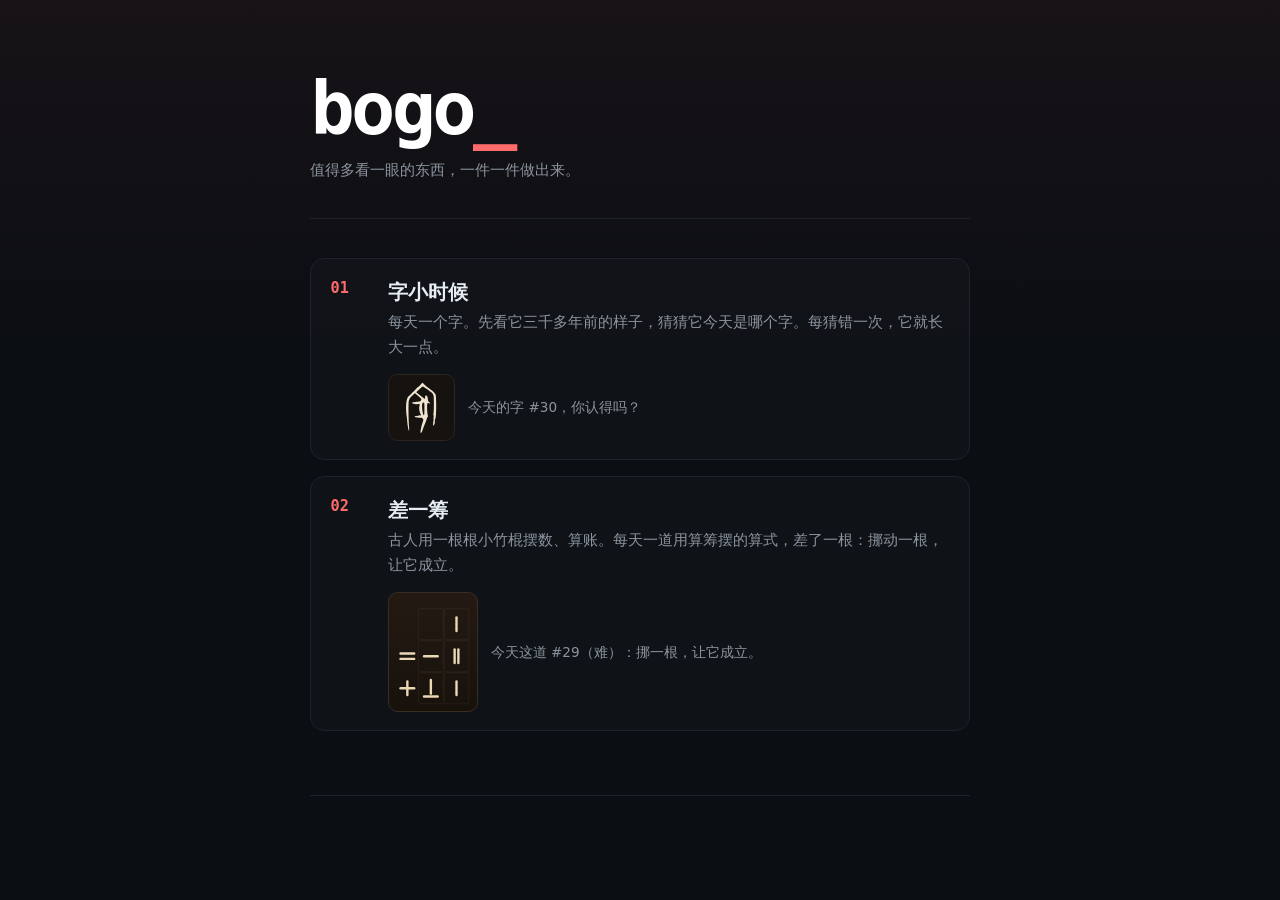
<file: index.html>
<!doctype html>
<html lang="zh-CN">
<head>
<meta charset="utf-8">
<meta name="viewport" content="width=device-width, initial-scale=1">
<title>bogo</title>
<meta name="description" content="值得多看一眼的东西，一件一件做出来。">
<link rel="icon" href="favicon.svg" type="image/svg+xml">
<link rel="stylesheet" href="style.css">
</head>
<body>
<header>
  <h1>bogo</h1>
  <p class="sub">值得多看一眼的东西，一件一件做出来。</p>
</header>
<main>
  <ol class="rooms">
    <li><a class="room" href="/zi/">
      <span class="no">01</span>
      <span class="name">字小时候</span>
      <span class="what">每天一个字。先看它三千多年前的样子，猜猜它今天是哪个字。每猜错一次，它就长大一点。</span>
      <span class="today" id="zi-today" hidden><span class="glyph" id="zi-glyph"></span><span class="label" id="zi-label"></span></span>
    </a></li>
    <li><a class="room" href="/chou/">
      <span class="no">02</span>
      <span class="name">差一筹</span>
      <span class="what">古人用一根根小竹棍摆数、算账。每天一道用算筹摆的算式，差了一根：挪动一根，让它成立。</span>
      <span class="today" id="chou-today" hidden><span class="rods" id="chou-board"></span><span class="label" id="chou-label"></span></span>
    </a></li>
  </ol>
</main>
<footer>
</footer>
<script src="/zi/core.js"></script>
<script src="/chou/core.js"></script>
<script>
(function () {
  var Z = window.ZiCore;
  if (!Z || !window.fetch) return;
  fetch('/zi/days.json').then(function (r) { return r.json(); }).then(function (c) {
    var n = Z.dayNumber(new Date(), c.start, c.tz);
    if (n < 1 || n > c.count) return;
    return fetch('/zi/d/' + String(n).padStart(3, '0') + '.json').then(function (r) { return r.json(); }).then(function (d) {
      return fetch('/zi/' + d.forms[0].src).then(function (r) { return r.text(); }).then(function (svg) {
        document.getElementById('zi-glyph').innerHTML = svg;
        document.getElementById('zi-label').textContent = '今天的字 #' + n + '，你认得吗？';
        document.getElementById('zi-today').hidden = false;
      });
    });
  }).catch(function () {});
}());
(function () {
  var C = window.ChouCore;
  if (!C || !window.fetch) return;
  fetch('/chou/days.json').then(function (r) { return r.json(); }).then(function (c) {
    var n = C.dayNumber(new Date(), c.start, c.tz);
    if (n < 1 || n > c.count) return;
    var d = c.days[n - 1];
    document.getElementById('chou-board').innerHTML = C.svg(C.parse(d.s), { label: '今天的算式' });
    document.getElementById('chou-label').textContent = '今天这道 #' + n + '（' + C.LEVELS[d.lv] + '）：挪一根，让它成立。';
    document.getElementById('chou-today').hidden = false;
  }).catch(function () {});
}());
</script>
</body>
</html>
</file>
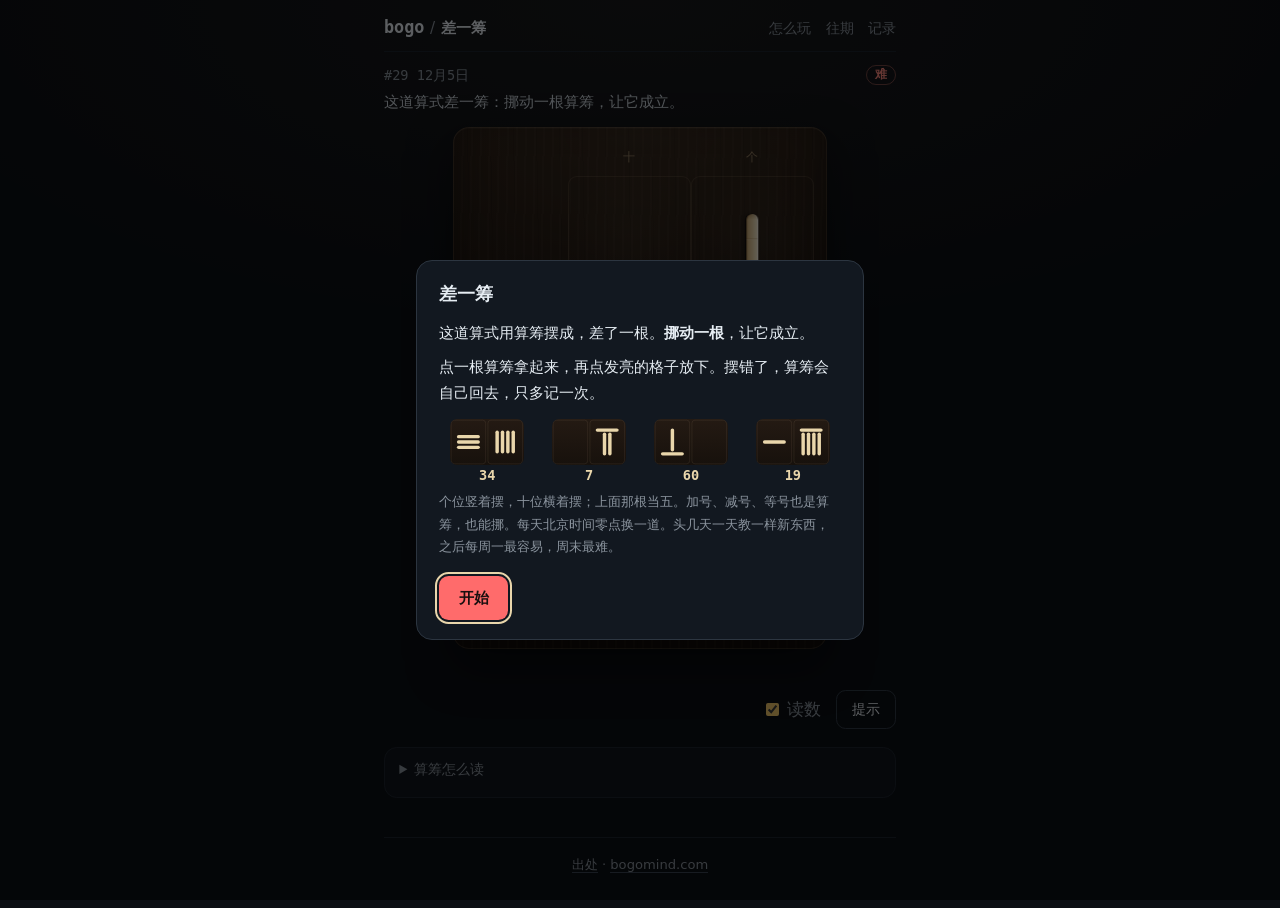
<file: chou/index.html>
<!doctype html>
<html lang="zh-CN">
<head>
<meta charset="utf-8">
<meta name="viewport" content="width=device-width, initial-scale=1, viewport-fit=cover">
<title>差一筹</title>
<meta name="description" content="每天一道用算筹摆的算式，差了一根。挪动一根，让它成立。">
<meta name="theme-color" content="#0b0e13">
<meta property="og:title" content="差一筹">
<meta property="og:description" content="每天一道用算筹摆的算式，差了一根。挪动一根，让它成立。">
<link rel="icon" href="/favicon.svg" type="image/svg+xml">
<link rel="manifest" href="manifest.webmanifest">
<link rel="stylesheet" href="chou.css">
</head>
<body>
<header class="bar">
  <a href="/" class="home">bogo</a><span class="sep">/</span><a href="./" class="here">差一筹</a>
  <nav><a href="#" id="nav-help">怎么玩</a><a href="#archive">往期</a><a href="#" id="nav-stats">记录</a></nav>
</header>

<main>
  <section id="play">
    <p class="meta"><span><span id="dayno">#</span> <span id="daydate"></span></span><span id="level" class="lv"></span></p>
    <div id="modebar" class="modebar" hidden>
      <span class="seg" role="group" aria-label="难度"><button type="button" data-lv="0">易</button><button type="button" data-lv="1">中</button><button type="button" data-lv="2">难</button></span>
      <button type="button" id="newp" class="ghostbtn">换一道</button>
      <a href="./" class="back">回到今天的题</a>
    </div>
    <p id="task" class="task">这道算式差一筹：挪动一根算筹，让它成立。</p>
    <div id="board" class="board" aria-label="算筹盘：点一根算筹拿起，再点发亮的格子放下"></div>
    <p id="msg" class="msg" aria-live="polite"></p>
    <div id="tools" class="tools">
      <span class="triesbox"><span id="tries" class="tries" aria-hidden="true"></span><span id="triesl" class="small muted"></span></span>
      <label class="read"><input type="checkbox" id="read"> 读数</label>
      <button type="button" id="hint" class="ghostbtn">提示</button>
    </div>
    <details id="key" class="key">
      <summary>算筹怎么读</summary>
      <div id="keybody"></div>
    </details>
  </section>

  <section id="done" hidden>
    <p id="result" class="result"></p>
    <p class="eqs"><span class="eq no" id="eq-before"></span><span class="arrow" aria-hidden="true">→</span><span class="eq yes" id="eq-after"></span></p>
    <p id="movetext" class="movetext"></p>
    <article id="note" class="note" hidden></article>
    <div id="sharebox" class="sharebox">
      <pre id="sharetext"></pre>
      <button id="share" type="button">分享成绩</button>
    </div>
    <nav id="daynav" class="daynav"></nav>
    <div id="statsbox" class="statsbox"></div>
  </section>

  <section id="archive" hidden>
    <h1>往期</h1>
    <ol id="archivelist" class="archivelist"></ol>
  </section>

  <div id="fail" class="fail" hidden></div>
</main>

<dialog id="help">
  <h2>差一筹</h2>
  <p>这道算式用算筹摆成，差了一根。<b>挪动一根</b>，让它成立。</p>
  <p>点一根算筹拿起来，再点发亮的格子放下。摆错了，算筹会自己回去，只多记一次。</p>
  <p class="hkey" id="helpkey"></p>
  <p class="muted small">个位竖着摆，十位横着摆；上面那根当五。加号、减号、等号也是算筹，也能挪。每天北京时间零点换一道。头几天一天教一样新东西，之后每周一最容易，周末最难。</p>
  <button id="help-close" type="button">开始</button>
</dialog>

<dialog id="stats">
  <h2>记录</h2>
  <div id="statsbody" class="statsbox"></div>
  <p class="muted small">只算当天做完的题。记录只存在这个浏览器里。</p>
  <button id="stats-close" type="button">好</button>
</dialog>

<footer class="foot"><a href="credits.html">出处</a> · <a href="/">bogomind.com</a></footer>
<noscript><p class="fail">这个小游戏需要打开 JavaScript。</p></noscript>
<script src="core.js"></script>
<script src="app.js"></script>
</body>
</html>
</file>
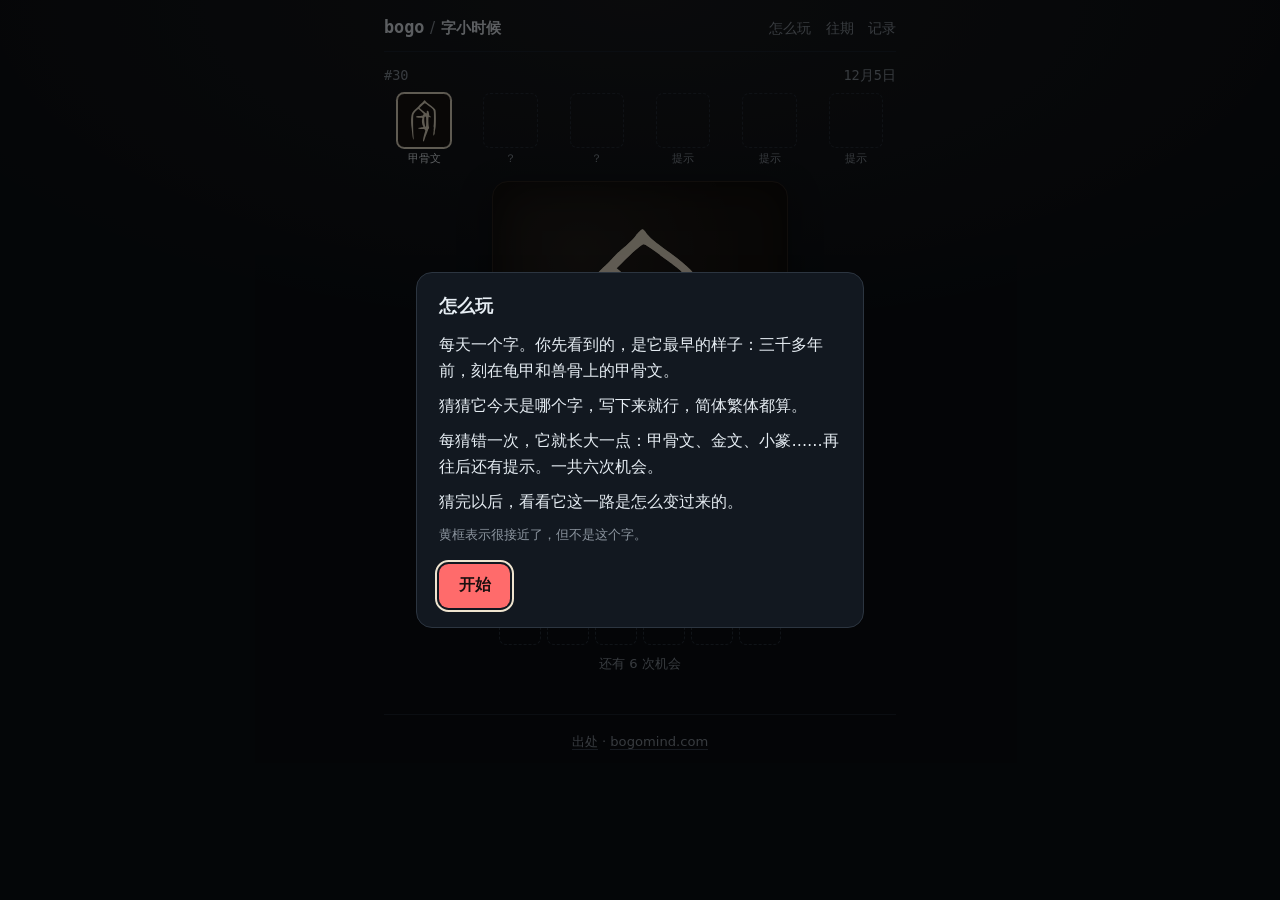
<file: zi/index.html>
<!doctype html>
<html lang="zh-CN">
<head>
<meta charset="utf-8">
<meta name="viewport" content="width=device-width, initial-scale=1, viewport-fit=cover">
<title>字小时候</title>
<meta name="description" content="每天一个字。先看它三千多年前的样子，猜猜它今天是哪个字。每猜错一次，它就长大一点。">
<meta name="theme-color" content="#0b0e13">
<meta property="og:title" content="字小时候">
<meta property="og:description" content="每天一个字。先看它三千多年前的样子，猜猜它今天是哪个字。">
<link rel="icon" href="/favicon.svg" type="image/svg+xml">
<link rel="manifest" href="manifest.webmanifest">
<link rel="stylesheet" href="zi.css">
</head>
<body>
<header class="bar">
  <a href="/" class="home">bogo</a><span class="sep">/</span><a href="./" class="here">字小时候</a>
  <nav><a href="#" id="nav-help">怎么玩</a><a href="#archive">往期</a><a href="#" id="nav-stats">记录</a></nav>
</header>

<main>
  <section id="play">
    <p class="meta"><span id="dayno">#</span><span id="daydate"></span></p>
    <ol id="slots" class="slots" aria-label="线索"></ol>
    <div class="stagewrap">
      <div id="stage" class="stage"></div>
      <p class="stagelabel"><b id="stagelabel"></b><span id="stagenote"></span></p>
    </div>
    <ul id="hints" class="hints"></ul>
    <form id="guess" class="guess" autocomplete="off">
      <input id="g" name="g" type="text" lang="zh-CN" maxlength="24" placeholder="它现在是哪个字？" aria-label="你猜的字" enterkeyhint="done" autocapitalize="off" spellcheck="false">
      <button type="submit">猜</button>
    </form>
    <p id="msg" class="msg" aria-live="polite"></p>
    <ol id="tries" class="tries" aria-label="猜过的字"></ol>
    <p id="left" class="left muted small"></p>
  </section>

  <section id="done" hidden>
    <p id="result" class="result"></p>
    <ol id="album" class="album" aria-label="它一路的样子"></ol>
    <p class="answerline"><b id="answer"></b><span id="pinyin"></span></p>
    <div id="story" class="story"></div>
    <details class="sources"><summary>出处</summary><ol id="sources"></ol></details>
    <div class="sharebox">
      <pre id="sharetext"></pre>
      <button id="share" type="button">分享成绩</button>
    </div>
    <nav id="daynav" class="daynav"></nav>
    <div id="statsbox" class="statsbox"></div>
  </section>

  <section id="archive" hidden>
    <h1>往期</h1>
    <ol id="archivelist" class="archivelist"></ol>
  </section>

  <div id="fail" class="fail" hidden></div>
</main>

<dialog id="help">
  <h2>怎么玩</h2>
  <p>每天一个字。你先看到的，是它最早的样子：三千多年前，刻在龟甲和兽骨上的甲骨文。</p>
  <p>猜猜它今天是哪个字，写下来就行，简体繁体都算。</p>
  <p>每猜错一次，它就长大一点：甲骨文、金文、小篆……再往后还有提示。一共六次机会。</p>
  <p>猜完以后，看看它这一路是怎么变过来的。</p>
  <p class="muted small">黄框表示很接近了，但不是这个字。</p>
  <button id="help-close" type="button">开始</button>
</dialog>

<dialog id="stats">
  <h2>记录</h2>
  <div id="statsbody" class="statsbox"></div>
  <button id="stats-close" type="button">好</button>
</dialog>

<footer class="foot"><a href="credits.html">出处</a> · <a href="/">bogomind.com</a></footer>
<noscript><p class="fail">这个小游戏需要打开 JavaScript。</p></noscript>
<script src="core.js"></script>
<script src="app.js"></script>
</body>
</html>
</file>
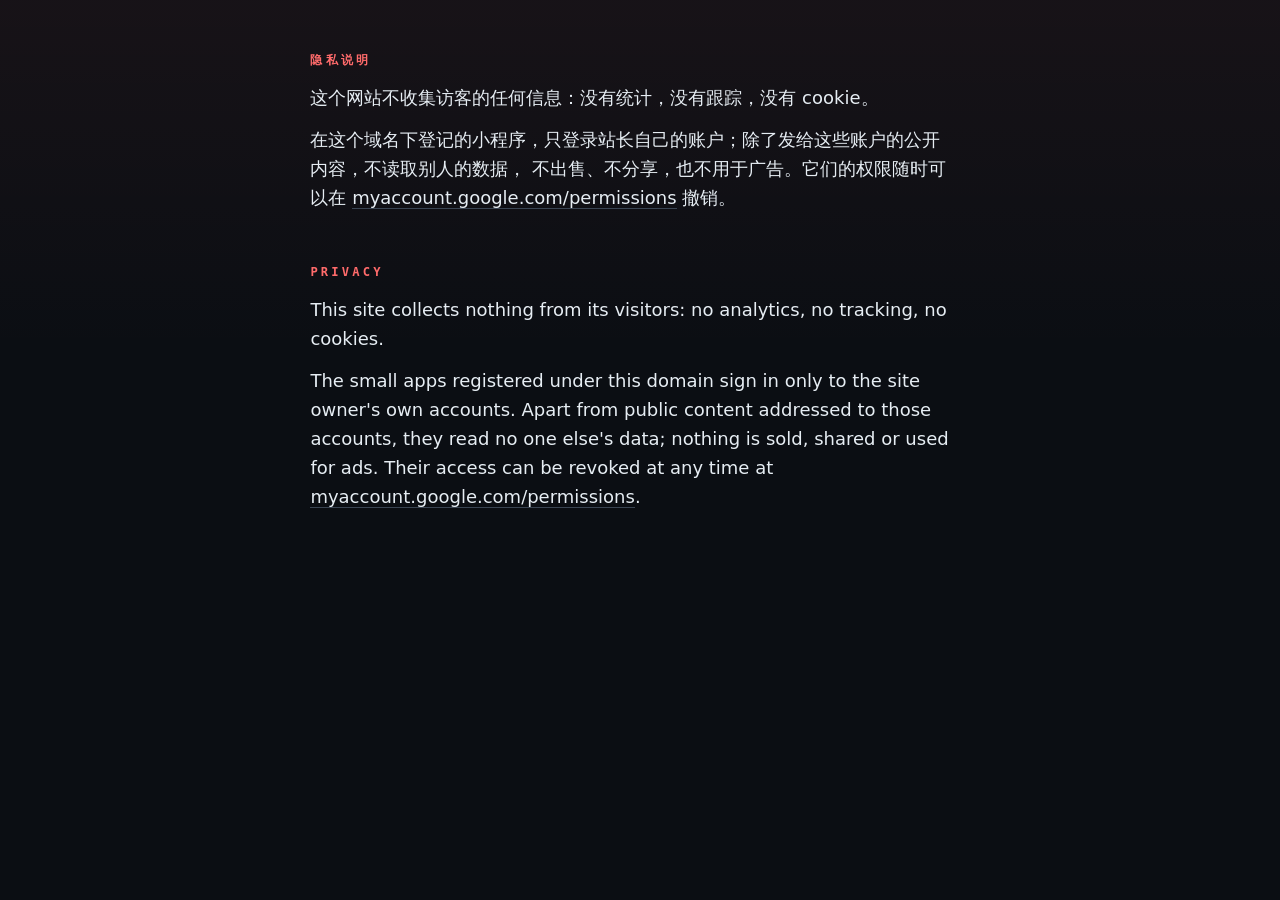
<file: privacy.html>
<!doctype html>
<html lang="zh">
<head>
<meta charset="utf-8">
<meta name="viewport" content="width=device-width, initial-scale=1">
<meta name="robots" content="noindex">
<title>privacy · bogomind.com</title>
<link rel="icon" href="favicon.svg" type="image/svg+xml">
<link rel="stylesheet" href="style.css">
</head>
<body>
<main>
<section>
  <h2>隐私说明</h2>
  <p>这个网站不收集访客的任何信息：没有统计，没有跟踪，没有 cookie。</p>
  <p>在这个域名下登记的小程序，只登录站长自己的账户；除了发给这些账户的公开内容，不读取别人的数据，
  不出售、不分享，也不用于广告。它们的权限随时可以在 <a href="https://myaccount.google.com/permissions">myaccount.google.com/permissions</a> 撤销。</p>
</section>
<section>
  <h2>Privacy</h2>
  <p>This site collects nothing from its visitors: no analytics, no tracking, no cookies.</p>
  <p>The small apps registered under this domain sign in only to the site owner's own accounts. Apart from public
  content addressed to those accounts, they read no one else's data; nothing is sold, shared or used for ads. Their
  access can be revoked at any time at <a href="https://myaccount.google.com/permissions">myaccount.google.com/permissions</a>.</p>
</section>
</main>
</body>
</html>
</file>
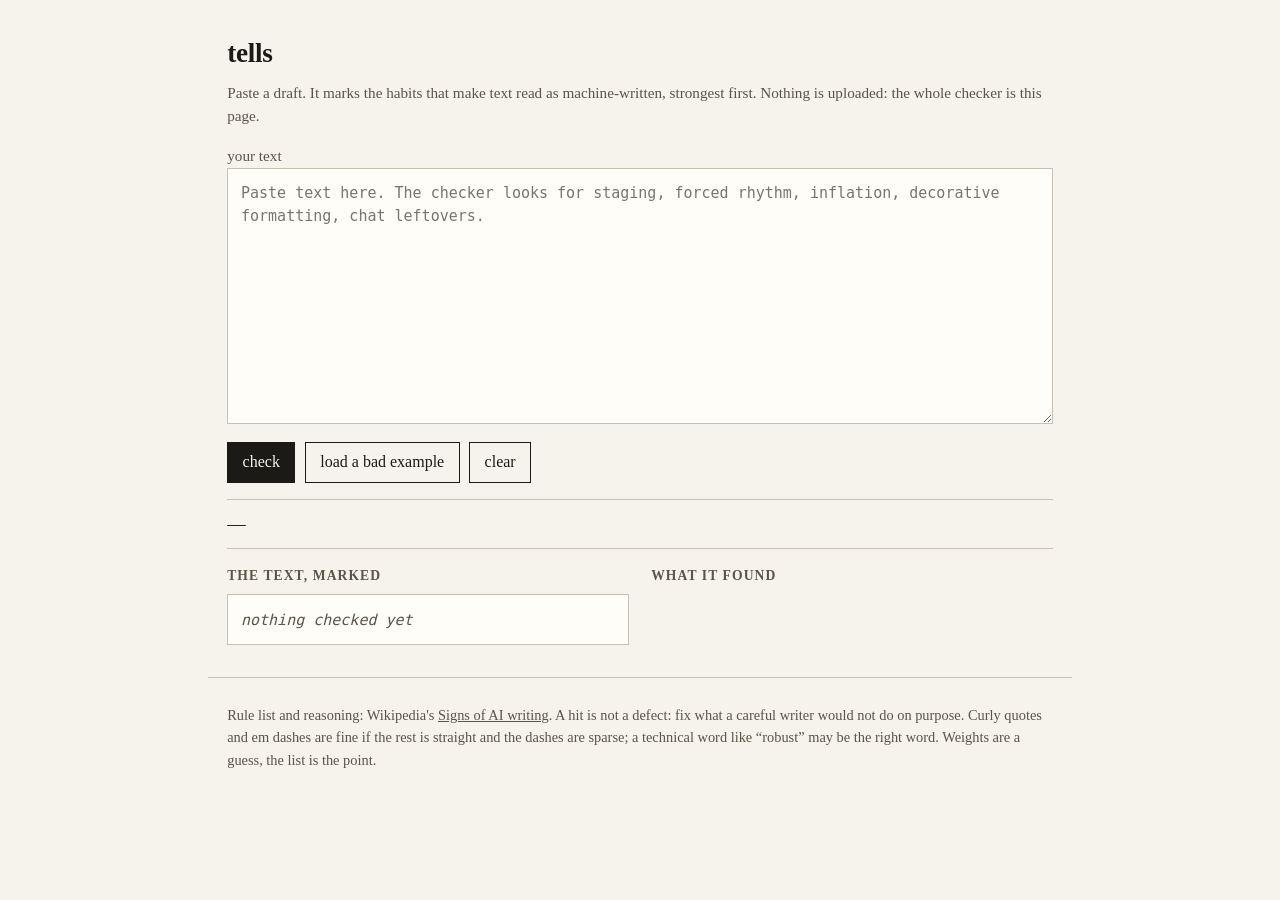
<file: tells.html>
<!doctype html>
<html lang="en">
<head>
<meta charset="utf-8">
<meta name="viewport" content="width=device-width,initial-scale=1">
<title>tells — find the AI in a draft</title>
<style>
  :root { --ink:#1b1a17; --paper:#f6f3ec; --line:#c8c0b2; --red:#a3341f; --amber:#8a5a10; --green:#2f5d3a; }
  * { box-sizing:border-box }
  body { margin:0; background:var(--paper); color:var(--ink); font:16px/1.55 Georgia,"Times New Roman",serif; }
  header, main, footer { max-width:54rem; margin:0 auto; padding:0 1.2rem }
  header { padding-top:2rem }
  h1 { font-size:1.7rem; margin:0 0 .4rem; letter-spacing:-.01em }
  .sub { margin:0 0 1rem; color:#5a5449; font-size:.95rem }
  textarea { width:100%; min-height:16rem; padding:.8rem; border:1px solid var(--line); background:#fffdf7;
             font:15px/1.5 ui-monospace,SFMono-Regular,Menlo,monospace; resize:vertical; }
  .bar { display:flex; gap:.6rem; align-items:center; flex-wrap:wrap; margin:.6rem 0 1rem }
  button { font:inherit; padding:.45rem .9rem; border:1px solid var(--ink); background:var(--ink); color:var(--paper); cursor:pointer }
  button.ghost { background:transparent; color:var(--ink) }
  button:disabled { opacity:.45; cursor:default }
  .stats { display:flex; gap:1.2rem; flex-wrap:wrap; align-items:baseline; border-top:1px solid var(--line);
           border-bottom:1px solid var(--line); padding:.6rem 0; margin-bottom:1rem }
  .verdict { font-size:1.15rem }
  .v-bad { color:var(--red) } .v-mid { color:var(--amber) } .v-ok { color:var(--green) }
  .count { color:#5a5449; font-size:.9rem }
  .cols { display:grid; grid-template-columns:1fr; gap:1.4rem }
  @media (min-width:56rem) { .cols { grid-template-columns:1fr 1fr } }
  .panel h2 { font-size:.85rem; text-transform:uppercase; letter-spacing:.08em; margin:0 0 .5rem; color:#5a5449 }
  .marked { white-space:pre-wrap; font:15px/1.6 ui-monospace,SFMono-Regular,Menlo,monospace; background:#fffdf7;
            border:1px solid var(--line); padding:.8rem; max-height:34rem; overflow:auto }
  mark { background:#ffe9a8; padding:0 1px; border-radius:2px }
  mark.h2 { background:#ffd0c2 } mark.h3 { background:#ffe9a8 } mark.h1 { background:#f6d6d0 }
  ol.findings { padding-left:1.2rem; margin:0 }
  ol.findings li { margin:0 0 .55rem }
  .rule { font-weight:bold }
  .why { color:#5a5449; font-size:.9rem }
  .n { color:var(--red); font-variant-numeric:tabular-nums }
  footer { padding:1.6rem 1.2rem 3rem; color:#5a5449; font-size:.9rem; border-top:1px solid var(--line); margin-top:2rem }
  a { color:inherit }
  .empty { color:#5a5449; font-style:italic }
</style>
</head>
<body>
<header>
  <h1>tells</h1>
  <p class="sub">Paste a draft. It marks the habits that make text read as machine-written, strongest first.
  Nothing is uploaded: the whole checker is this page.</p>
</header>

<main>
  <label for="draft" class="sub">your text</label>
  <textarea id="draft" spellcheck="true" placeholder="Paste text here. The checker looks for staging, forced rhythm, inflation, decorative formatting, chat leftovers."></textarea>
  <div class="bar">
    <button id="go">check</button>
    <button id="sample" class="ghost">load a bad example</button>
    <button id="clear" class="ghost">clear</button>
  </div>

  <div class="stats" aria-live="polite">
    <span id="verdict" class="verdict">—</span>
    <span id="count" class="count"></span>
    <span id="words" class="count"></span>
  </div>

  <div class="cols">
    <section class="panel">
      <h2>the text, marked</h2>
      <div id="marked" class="marked empty">nothing checked yet</div>
    </section>
    <section class="panel">
      <h2>what it found</h2>
      <ol id="findings" class="findings"></ol>
    </section>
  </div>
</main>

<footer>
  Rule list and reasoning: Wikipedia's <a href="https://en.wikipedia.org/wiki/Wikipedia:Signs_of_AI_writing">Signs of AI writing</a>.
  A hit is not a defect: fix what a careful writer would not do on purpose. Curly quotes and em dashes are fine if the
  rest is straight and the dashes are sparse; a technical word like “robust” may be the right word. Weights are a guess,
  the list is the point.
</footer>

<script>
const RULES = [
 { id:"notx", name:"not X, but Y", w:3, re:/\b(?:not|isn'?t|aren'?t|wasn'?t)\s+(?:just|merely|only|simply|about)\b[^.!?\n]{0,80}?\b(?:but|it'?s|it is|rather)\b/gi,
   why:"The contrast is a staging move: it adds emphasis, not a fact. Say the thing once." },
 { id:"notonly", name:"not only … but also", w:2, re:/\bnot only\b[^.!?\n]{0,90}?\bbut(?: also)?\b/gi,
   why:"Same staging in a longer shape. Usually one half can go." },
 { id:"closer", name:"one-line closer", w:2, re:null,
   why:"A short final sentence that repeats the paragraph's point instead of adding to it." },
 { id:"stock", name:"stock AI word", w:2, re:/\b(?:delve(?:s|d|ing)?|crucial(?:ly)?|pivotal|testament to|tapestry|intricate|intricacies|interplay|meticulous(?:ly)?|vibrant|vibrant|underscores?|underscored|showcas(?:e|es|ed|ing)|garner(?:s|ed|ing)?|bolster(?:s|ed|ing)?|enhance(?:s|d|ing)?|utiliz(?:e|es|ed|ing)|myriad|plethora|realm|seamless(?:ly)?|leverag(?:e|es|ed|ing)|harness(?:es|ed|ing)?|quietly|actually|additionally)\b/gi,
   why:"Models overuse these; people use them rarely and unevenly." },
 { id:"signif", name:"inflated significance", w:2, re:/\b(?:stands? as|serves? as (?:a|an)|plays? a (?:key|crucial|vital|pivotal) role|marking a (?:pivotal|crucial|key|significant)|setting the stage|a step in the right direction|the future looks bright|only time will tell|reflects? a broader|enduring legacy|indelible mark)\b/gi,
   why:"An ordinary detail is told to matter. Keep the detail, drop the significance." },
 { id:"dash", name:"em dash", w:1, re:/[—–]/g,
   why:"Fine in moderation. Above about one per 100 words it becomes the only connector the writer has." },
 { id:"triad", name:"forced triad", w:1, re:/\b\w{3,},\s+\w{3,},?\s+and\s+\w{3,}\b/gi,
   why:"Three items by rule. Two or four is often truer." },
 { id:"hyphen", name:"hyphenated compound", w:1, re:/\b(?:self|data|well|state|long|high|low|real|full|end|user|future|next|day|season|task)-[a-z]{3,}\b/gi,
   why:"Models build hyphenated pairs where a plainer phrase would do." },
 { id:"hedge", name:"stacked hedge", w:2, re:/\b(?:it(?:'s| is) (?:worth|important) noting|it should be noted|when it comes to|in the (?:ever-)?evolving|in today'?s|at the end of the day|that said,)/gi,
   why:"Throat-clearing before the point." },
 { id:"chat", name:"chatbot residue", w:3, re:/\b(?:i hope this helps|let me know|great question|certainly!|of course!|you'?re absolutely right|would you like|shall i|here'?s a breakdown|let'?s dive in|let'?s explore)\b/gi,
   why:"Whatever the chat wrapper left behind." },
 { id:"summary", name:"summary wrapper", w:2, re:/\b(?:in summary|in conclusion|overall,|to sum up|final thoughts|key takeaways)\b/gi,
   why:"If the piece already landed, the summary restates instead of adding." },
 { id:"bold", name:"bold label line", w:2, re:/^\s*\*\*[^*\n]{2,60}\*\*/gm,
   why:"Every item bolded and labelled, as a default rather than a need." },
 { id:"curly", name:"curly quote", w:1, re:/[“”‘’]/g,
   why:"Only a tell against straight quotes. If the whole document is curly, keep it." },
 { id:"disclaim", name:"knowledge-limit hedge", w:2, re:/\b(?:as of (?:my|the latest)|up to my last|based on available information|not publicly available|not widely documented|while specific details are limited|it is believed that)\b/gi,
   why:"The model saying where its training data ran out." },
 { id:"conn", name:"connective opener", w:2, re:/(?:^|(?<=[.!?]\s))\s*(?:Moreover|Furthermore|Additionally|Ultimately|Notably|Indeed|Consequently|Nonetheless|Importantly|Crucially)\b,?/g,
   why:"A conjunction in front of the sentence has to carry emphasis by itself. Often it can go." },
 { id:"dive", name:"deep dive / dive into", w:2, re:/\b(?:deep dive|dive into|delve into)\b/gi,
   why:"Almost never the word a person reaches for first." },
 { id:"realm", name:"landscape/realm", w:1, re:/\b(?:the \w+ landscape|the realm of|in the world of)\b/gi,
   why:"Abstract scenery standing in for a concrete subject." },
 { id:"sales", name:"sales language", w:2, re:/\b(?:game-?chang(?:er|ing)|cutting-edge|state-of-the-art|revolutionar(?:y|ize)|unlock(?:s|ing|ed)?|empower(?:s|ing|ed)?|supercharg(?:e|es|ed|ing)|elevate|transformative)\b/gi,
   why:"Marketing words in a text that is not selling anything." },
 { id:"avoidis", name:"avoiding “is”", w:1, re:/\b(?:serves? as|functions? as|acts? as|represents? a|constitutes? a|stands? as)\b/gi,
   why:"“serves as” where “is” was available." },
 { id:"open", name:"repeated sentence opening", w:1, re:null,
   why:"Consecutive sentences starting the same way, usually all with a subject-first pattern." },
 { id:"uniform", name:"uniform sentence length", w:2, re:null,
   why:"Real writing alternates short and long. Even lengths read as a rhythm by rule." }
];

const SAMPLE = `Great question! In today's rapidly evolving digital landscape, code review has become a crucial part of the software development lifecycle. It's not just about catching bugs — it's about fostering a culture of quality.

Moreover, a robust review process plays a key role in knowledge sharing, setting the stage for team growth. Reviewers delve into the code, meticulously examining each line, and their feedback showcases the team's commitment. This is a testament to the power of collaboration.

**Clear expectations:** Teams should define what a review covers.
**Fast turnaround:** Reviews should happen within a day.
**Kind tone:** Feedback should assume good intent.

Ultimately, code review is about people, not code. I hope this helps! Let me know if you'd like me to expand.`;

const $ = (id) => document.getElementById(id);

function wordCount(t){ return (t.match(/[A-Za-z0-9'’-]+/g) || []).length; }

function sentenceLengths(t){
  return t.split(/(?<=[.!?])\s+/).map(s => wordCount(s)).filter(n => n > 0);
}

function structural(t){
  const hits = [];
  // one-line closers: last sentence of a paragraph, short and pointing back
  let off = 0;
  for (const para of t.split(/\n{2,}/)) {
    const m = para.match(/(?:^|[.!?]\s+)((?:That|It|This|There)[^.!?]{0,40}[.!?])\s*$/);
    if (m && wordCount(m[1]) <= 8) {
      const start = off + para.lastIndexOf(m[1]);
      hits.push({ id:"closer", start, end: start + m[1].length });
    }
    off += para.length + 2;
  }
  // repeated openings
  const sents = [...t.matchAll(/(?:^|(?<=[.!?]\s))([A-Z][a-z]+)\b/g)];
  for (let i = 1; i < sents.length; i++) {
    if (sents[i][1].toLowerCase() === sents[i-1][1].toLowerCase() && sents[i].index > sents[i-1].index) {
      hits.push({ id:"open", start: sents[i].index, end: sents[i].index + sents[i][1].length });
    }
  }
  // uniform sentence length
  const lens = sentenceLengths(t);
  if (lens.length >= 5) {
    const mean = lens.reduce((a,b) => a+b, 0) / lens.length;
    const sd = Math.sqrt(lens.reduce((a,b) => a + (b-mean)**2, 0) / lens.length);
    if (sd < 3.2) hits.push({ id:"uniform", start: 0, end: 0 });
  }
  return hits;
}

function check(){
  const text = $("draft").value;
  const words = wordCount(text);
  $("words").textContent = words ? words + " words" : "";
  const findings = [];
  let hits = [];

  for (const r of RULES) {
    if (r.re) {
      r.re.lastIndex = 0;
      for (const m of text.matchAll(r.re)) {
        hits.push({ id:r.id, start:m.index, end:m.index + m[0].length });
        if (hits.length > 4000) break;
      }
    }
  }
  hits = hits.concat(structural(text));

  for (const r of RULES) {
    const own = hits.filter(h => h.id === r.id);
    if (!own.length) continue;
    let weight = r.w * own.length;
    if (r.id === "dash" && words) {
      const per100 = own.length / words * 100;
      weight = per100 > 2.2 ? 3 : per100 > 1.2 ? 2 : own.length > 2 ? 1 : 0;
      if (!weight) continue;
    }
    findings.push({ r, n: own.length, weight });
  }
  findings.sort((a,b) => b.weight - a.weight || b.n - a.n);

  // marked text
  const sorted = hits.slice().sort((a,b) => a.start - b.start || b.end - a.end);
  let out = "", at = 0;
  for (const h of sorted) {
    if (h.start < at || h.end <= h.start) continue;
    const r = RULES.find(x => x.id === h.id);
    out += esc(text.slice(at, h.start)) + `<mark class="h${r.w}">` + esc(text.slice(h.start, h.end)) + "</mark>";
    at = h.end;
  }
  out += esc(text.slice(at));
  $("marked").innerHTML = words ? out : '<span class="empty">nothing checked yet</span>';
  $("marked").classList.toggle("empty", !words);

  // findings list
  $("findings").innerHTML = findings.map(f =>
    `<li><span class="rule">${esc(f.r.name)}</span> <span class="n">×${f.n}</span><br><span class="why">${esc(f.r.why)}</span></li>`
  ).join("") || '<li class="empty">nothing found. either it is clean or it is short.</li>';

  const score = words ? findings.reduce((a,f) => a + f.weight, 0) / Math.max(1, words/100) : 0;
  const v = $("verdict");
  if (!words) { v.textContent = "—"; v.className = "verdict"; }
  else if (score >= 9) { v.textContent = "reads machine-written"; v.className = "verdict v-bad"; }
  else if (score >= 4) { v.textContent = "a few habits"; v.className = "verdict v-mid"; }
  else { v.textContent = "mostly clean"; v.className = "verdict v-ok"; }
  $("count").textContent = findings.length
    ? `${findings.length} rule${findings.length === 1 ? "" : "s"}, first fix: ${findings[0].r.name}`
    : "";
}

function esc(s){ return s.replace(/[&<>]/g, c => ({ "&":"&amp;", "<":"&lt;", ">":"&gt;" }[c])); }

$("go").onclick = check;
$("sample").onclick = () => { $("draft").value = SAMPLE; check(); };
$("clear").onclick = () => { $("draft").value = ""; check(); };
$("draft").addEventListener("input", () => { if ($("draft").value.length > 60) check(); else if (!$("draft").value) check(); });
</script>
</body>
</html>
</file>
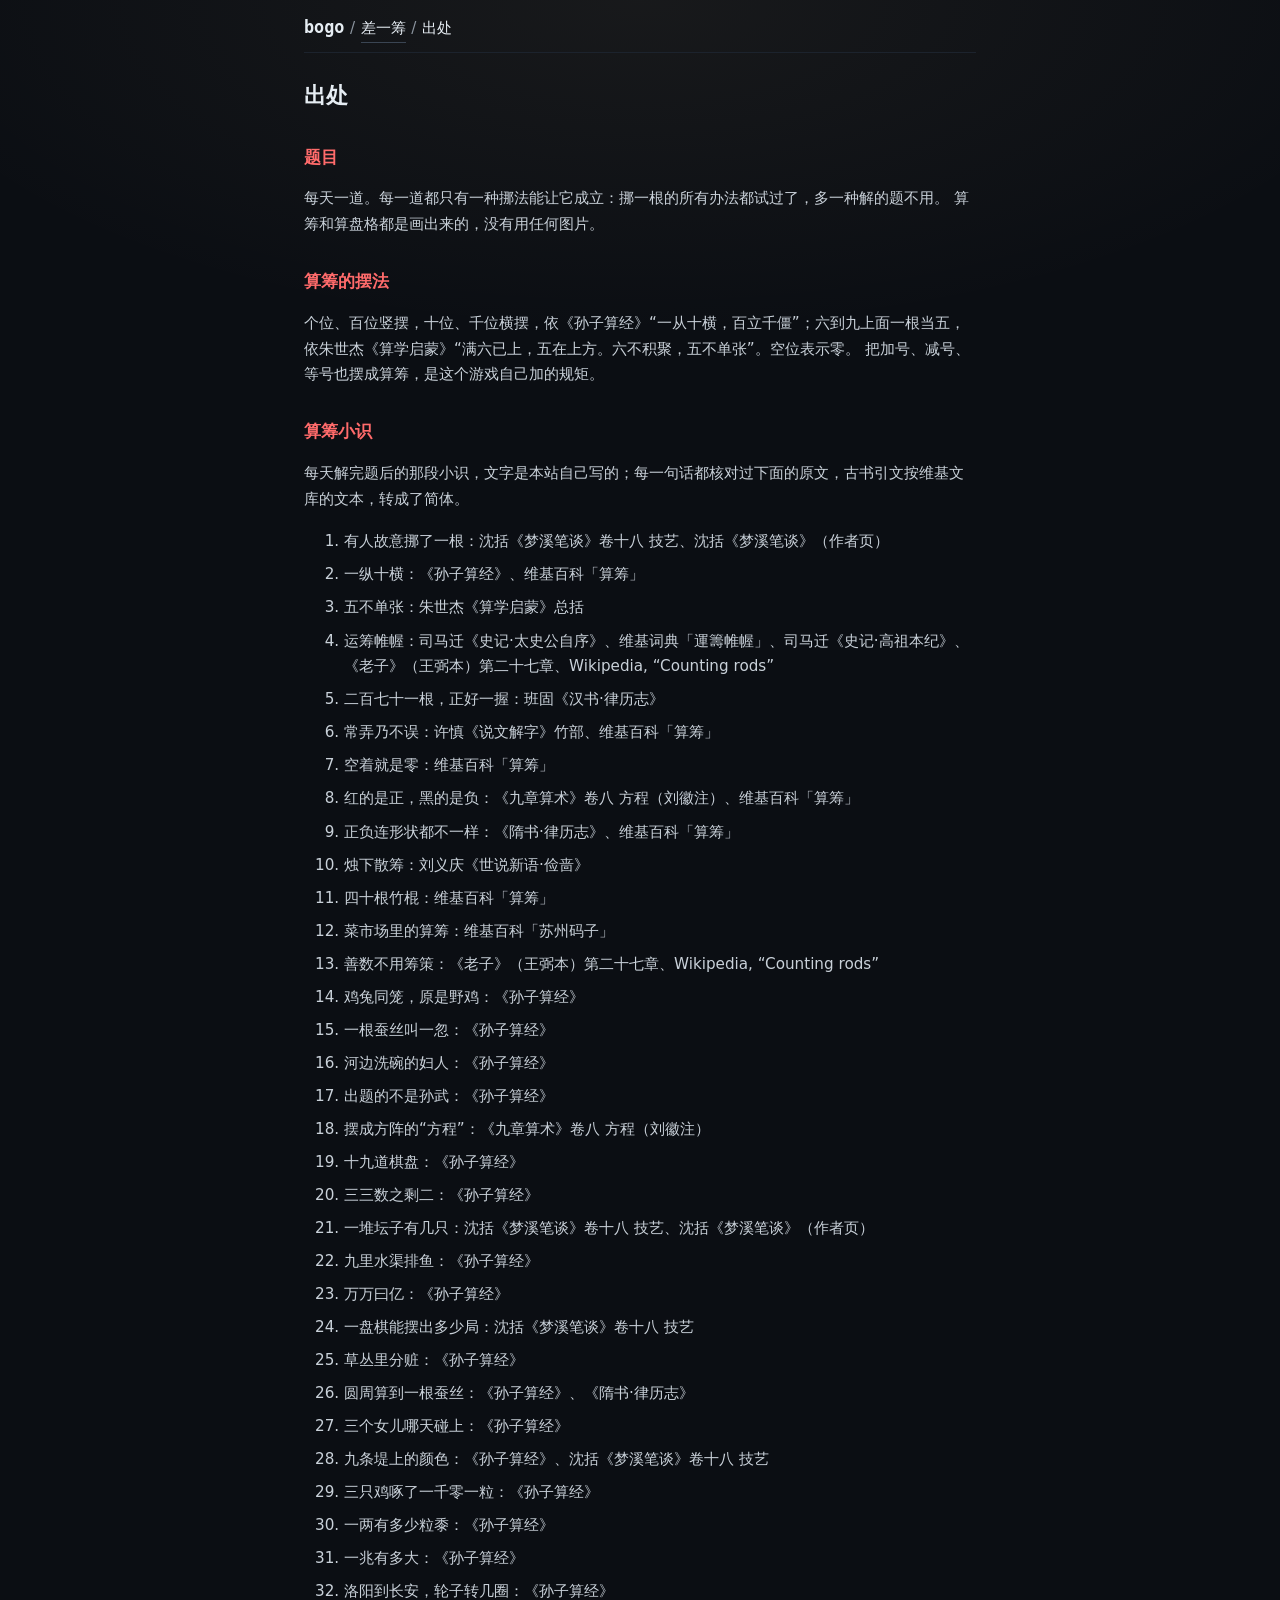
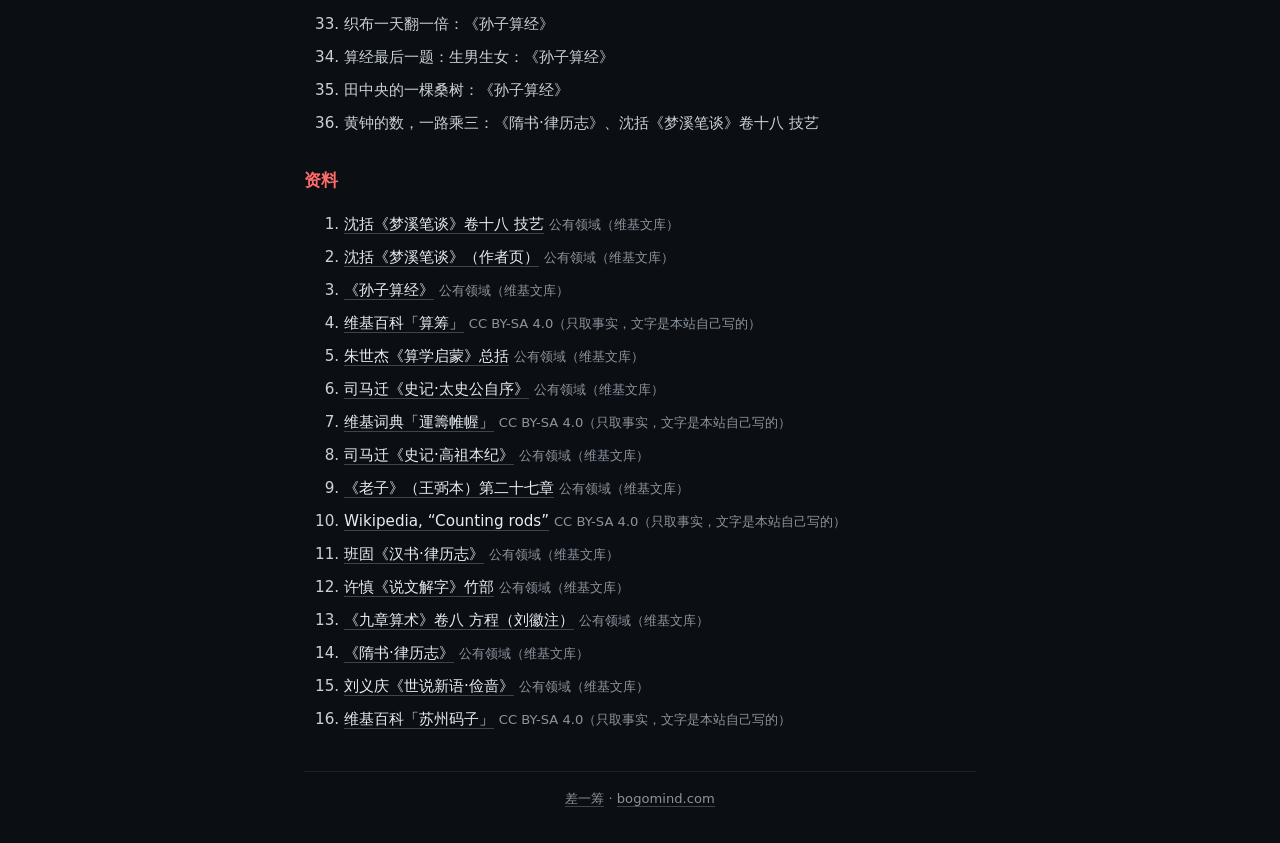
<file: chou/credits.html>
<!doctype html>
<html lang="zh-CN">
<head>
<meta charset="utf-8">
<meta name="viewport" content="width=device-width, initial-scale=1">
<title>出处 · 差一筹</title>
<meta name="description" content="差一筹的规则和每一条算筹小识的出处。">
<link rel="icon" href="/favicon.svg" type="image/svg+xml">
<link rel="stylesheet" href="chou.css">
</head>
<body class="page">
<header class="bar"><a href="/" class="home">bogo</a><span class="sep">/</span><a href="./">差一筹</a><span class="sep">/</span><span>出处</span></header>
<main class="credits">
<h1>出处</h1>
<h2>题目</h2>
<p>每天一道。每一道都只有一种挪法能让它成立：挪一根的所有办法都试过了，多一种解的题不用。
算筹和算盘格都是画出来的，没有用任何图片。</p>
<h2>算筹的摆法</h2>
<p>个位、百位竖摆，十位、千位横摆，依《孙子算经》“一从十横，百立千僵”；六到九上面一根当五，
依朱世杰《算学启蒙》“满六已上，五在上方。六不积聚，五不单张”。空位表示零。
把加号、减号、等号也摆成算筹，是这个游戏自己加的规矩。</p>
<h2>算筹小识</h2>
<p>每天解完题后的那段小识，文字是本站自己写的；每一句话都核对过下面的原文，古书引文按维基文库的文本，转成了简体。</p>
<ol class="refs">
<li>有人故意挪了一根：沈括《梦溪笔谈》卷十八 技艺、沈括《梦溪笔谈》（作者页）</li>
<li>一纵十横：《孙子算经》、维基百科「算筹」</li>
<li>五不单张：朱世杰《算学启蒙》总括</li>
<li>运筹帷幄：司马迁《史记·太史公自序》、维基词典「運籌帷幄」、司马迁《史记·高祖本纪》、《老子》（王弼本）第二十七章、Wikipedia, “Counting rods”</li>
<li>二百七十一根，正好一握：班固《汉书·律历志》</li>
<li>常弄乃不误：许慎《说文解字》竹部、维基百科「算筹」</li>
<li>空着就是零：维基百科「算筹」</li>
<li>红的是正，黑的是负：《九章算术》卷八 方程（刘徽注）、维基百科「算筹」</li>
<li>正负连形状都不一样：《隋书·律历志》、维基百科「算筹」</li>
<li>烛下散筹：刘义庆《世说新语·俭啬》</li>
<li>四十根竹棍：维基百科「算筹」</li>
<li>菜市场里的算筹：维基百科「苏州码子」</li>
<li>善数不用筹策：《老子》（王弼本）第二十七章、Wikipedia, “Counting rods”</li>
<li>鸡兔同笼，原是野鸡：《孙子算经》</li>
<li>一根蚕丝叫一忽：《孙子算经》</li>
<li>河边洗碗的妇人：《孙子算经》</li>
<li>出题的不是孙武：《孙子算经》</li>
<li>摆成方阵的“方程”：《九章算术》卷八 方程（刘徽注）</li>
<li>十九道棋盘：《孙子算经》</li>
<li>三三数之剩二：《孙子算经》</li>
<li>一堆坛子有几只：沈括《梦溪笔谈》卷十八 技艺、沈括《梦溪笔谈》（作者页）</li>
<li>九里水渠排鱼：《孙子算经》</li>
<li>万万曰亿：《孙子算经》</li>
<li>一盘棋能摆出多少局：沈括《梦溪笔谈》卷十八 技艺</li>
<li>草丛里分赃：《孙子算经》</li>
<li>圆周算到一根蚕丝：《孙子算经》、《隋书·律历志》</li>
<li>三个女儿哪天碰上：《孙子算经》</li>
<li>九条堤上的颜色：《孙子算经》、沈括《梦溪笔谈》卷十八 技艺</li>
<li>三只鸡啄了一千零一粒：《孙子算经》</li>
<li>一两有多少粒黍：《孙子算经》</li>
<li>一兆有多大：《孙子算经》</li>
<li>洛阳到长安，轮子转几圈：《孙子算经》</li>
<li>织布一天翻一倍：《孙子算经》</li>
<li>算经最后一题：生男生女：《孙子算经》</li>
<li>田中央的一棵桑树：《孙子算经》</li>
<li>黄钟的数，一路乘三：《隋书·律历志》、沈括《梦溪笔谈》卷十八 技艺</li>
</ol>
<h2>资料</h2>
<ol class="refs">
<li><a href="https://zh.wikisource.org/wiki/%E5%A4%A2%E6%BA%AA%E7%AD%86%E8%AB%87/%E5%8D%B718">沈括《梦溪笔谈》卷十八 技艺</a> <span class="lic">公有领域（维基文库）</span></li>
<li><a href="https://zh.wikisource.org/wiki/%E5%A4%A2%E6%BA%AA%E7%AD%86%E8%AB%87">沈括《梦溪笔谈》（作者页）</a> <span class="lic">公有领域（维基文库）</span></li>
<li><a href="https://zh.wikisource.org/wiki/%E5%AD%AB%E5%AD%90%E7%AE%97%E7%B6%93">《孙子算经》</a> <span class="lic">公有领域（维基文库）</span></li>
<li><a href="https://zh.wikipedia.org/wiki/%E7%AE%97%E7%AD%B9">维基百科「算筹」</a> <span class="lic">CC BY-SA 4.0（只取事实，文字是本站自己写的）</span></li>
<li><a href="https://zh.wikisource.org/wiki/%E6%96%B0%E7%B7%A8%E7%AD%AD%E5%AD%B8%E5%95%93%E8%92%99/%E7%B8%BD%E6%8B%AC">朱世杰《算学启蒙》总括</a> <span class="lic">公有领域（维基文库）</span></li>
<li><a href="https://zh.wikisource.org/wiki/%E5%8F%B2%E8%A8%98/%E5%8D%B7130">司马迁《史记·太史公自序》</a> <span class="lic">公有领域（维基文库）</span></li>
<li><a href="https://zh.wiktionary.org/wiki/%E9%81%8B%E7%B1%8C%E5%B8%B7%E5%B9%84">维基词典「運籌帷幄」</a> <span class="lic">CC BY-SA 4.0（只取事实，文字是本站自己写的）</span></li>
<li><a href="https://zh.wikisource.org/wiki/%E5%8F%B2%E8%A8%98/%E5%8D%B7008">司马迁《史记·高祖本纪》</a> <span class="lic">公有领域（维基文库）</span></li>
<li><a href="https://zh.wikisource.org/wiki/%E9%81%93%E5%BE%B7%E7%B6%93_(%E7%8E%8B%E5%BC%BC%E6%9C%AC)">《老子》（王弼本）第二十七章</a> <span class="lic">公有领域（维基文库）</span></li>
<li><a href="https://en.wikipedia.org/wiki/Counting_rods">Wikipedia, “Counting rods”</a> <span class="lic">CC BY-SA 4.0（只取事实，文字是本站自己写的）</span></li>
<li><a href="https://zh.wikisource.org/wiki/%E6%BC%A2%E6%9B%B8/%E5%8D%B7021">班固《汉书·律历志》</a> <span class="lic">公有领域（维基文库）</span></li>
<li><a href="https://zh.wikisource.org/wiki/%E8%AA%AA%E6%96%87%E8%A7%A3%E5%AD%97/05">许慎《说文解字》竹部</a> <span class="lic">公有领域（维基文库）</span></li>
<li><a href="https://zh.wikisource.org/wiki/%E4%B9%9D%E7%AB%A0%E7%AE%97%E8%A1%93_(%E5%9B%9B%E9%83%A8%E5%8F%A2%E5%88%8A%E6%9C%AC)/%E5%8D%B7%E7%AC%AC%E5%85%AB">《九章算术》卷八 方程（刘徽注）</a> <span class="lic">公有领域（维基文库）</span></li>
<li><a href="https://zh.wikisource.org/wiki/%E9%9A%8B%E6%9B%B8/%E5%8D%B716">《隋书·律历志》</a> <span class="lic">公有领域（维基文库）</span></li>
<li><a href="https://zh.wikisource.org/wiki/%E4%B8%96%E8%AA%AA%E6%96%B0%E8%AA%9E/%E5%84%89%E5%97%87">刘义庆《世说新语·俭啬》</a> <span class="lic">公有领域（维基文库）</span></li>
<li><a href="https://zh.wikipedia.org/wiki/%E8%8B%8F%E5%B7%9E%E7%A0%81%E5%AD%90">维基百科「苏州码子」</a> <span class="lic">CC BY-SA 4.0（只取事实，文字是本站自己写的）</span></li>
</ol>
</main>
<footer class="foot"><a href="./">差一筹</a> · <a href="/">bogomind.com</a></footer>
</body>
</html>
</file>
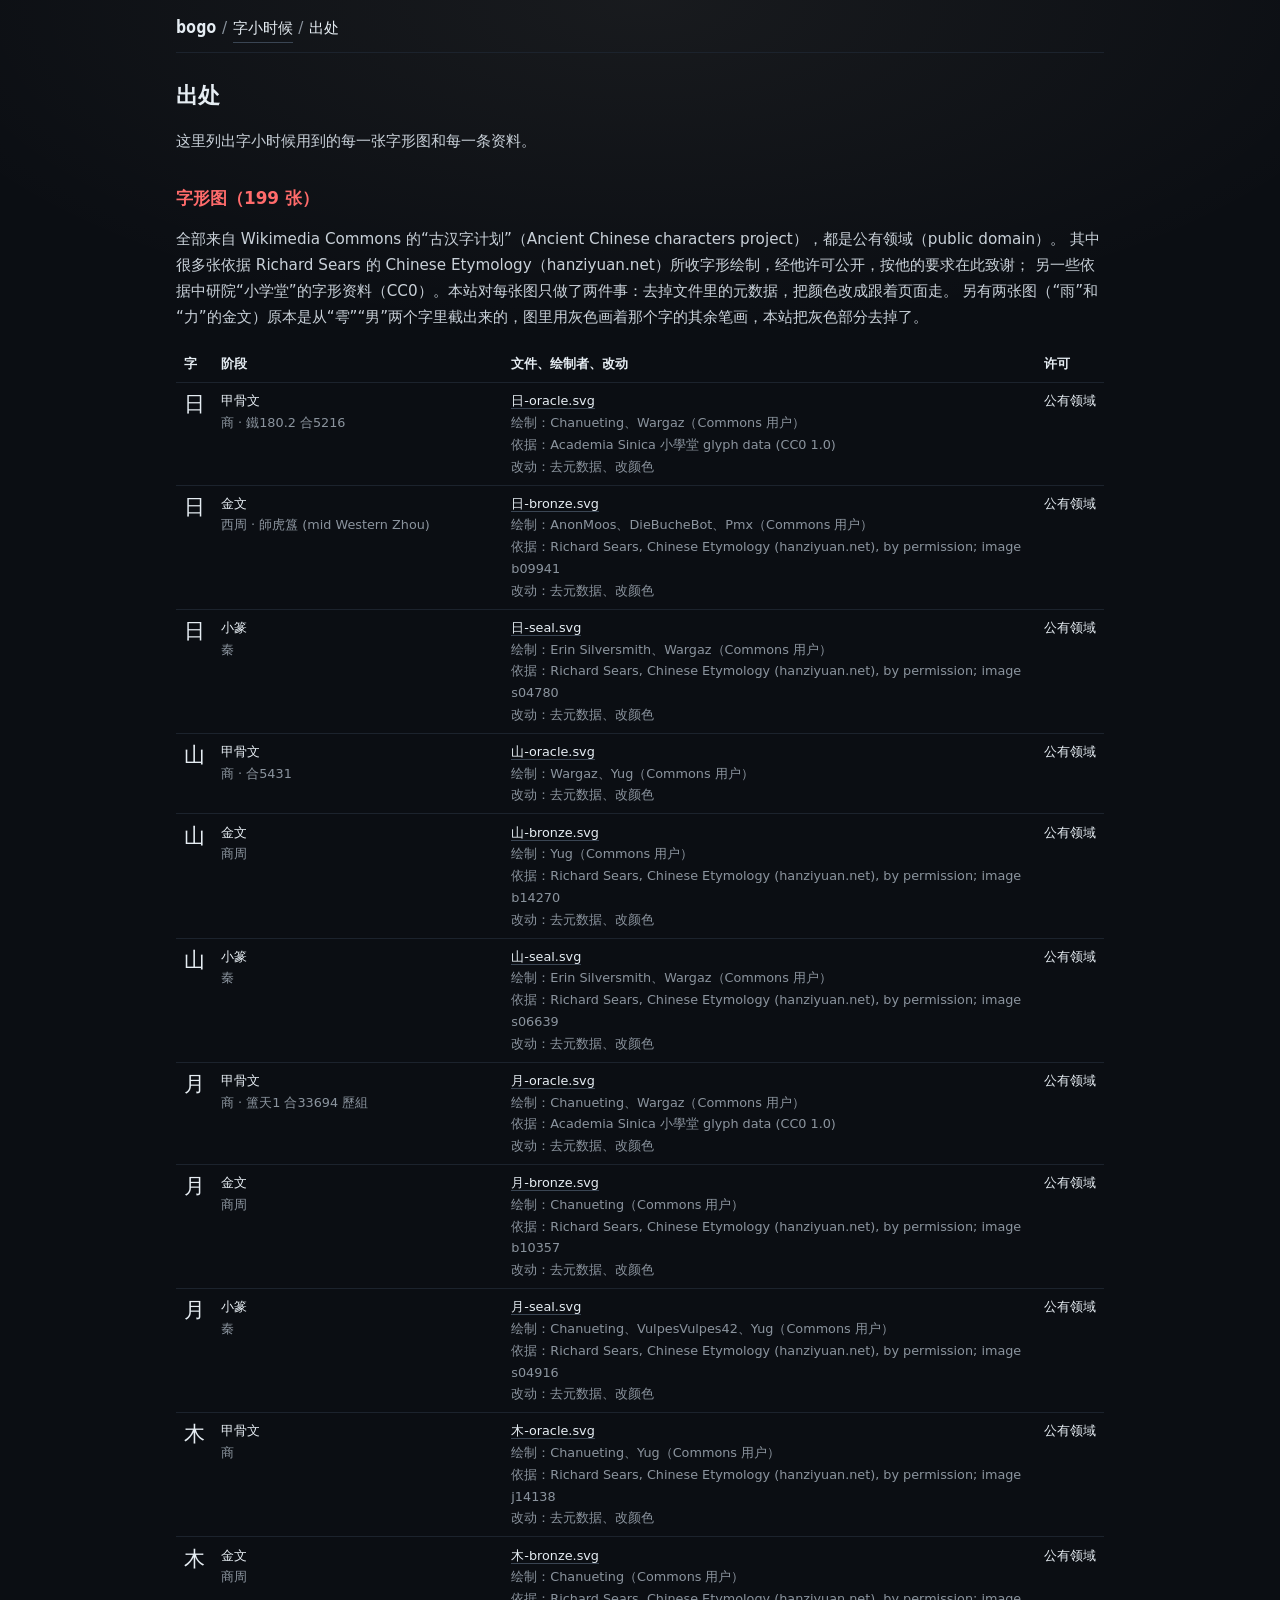
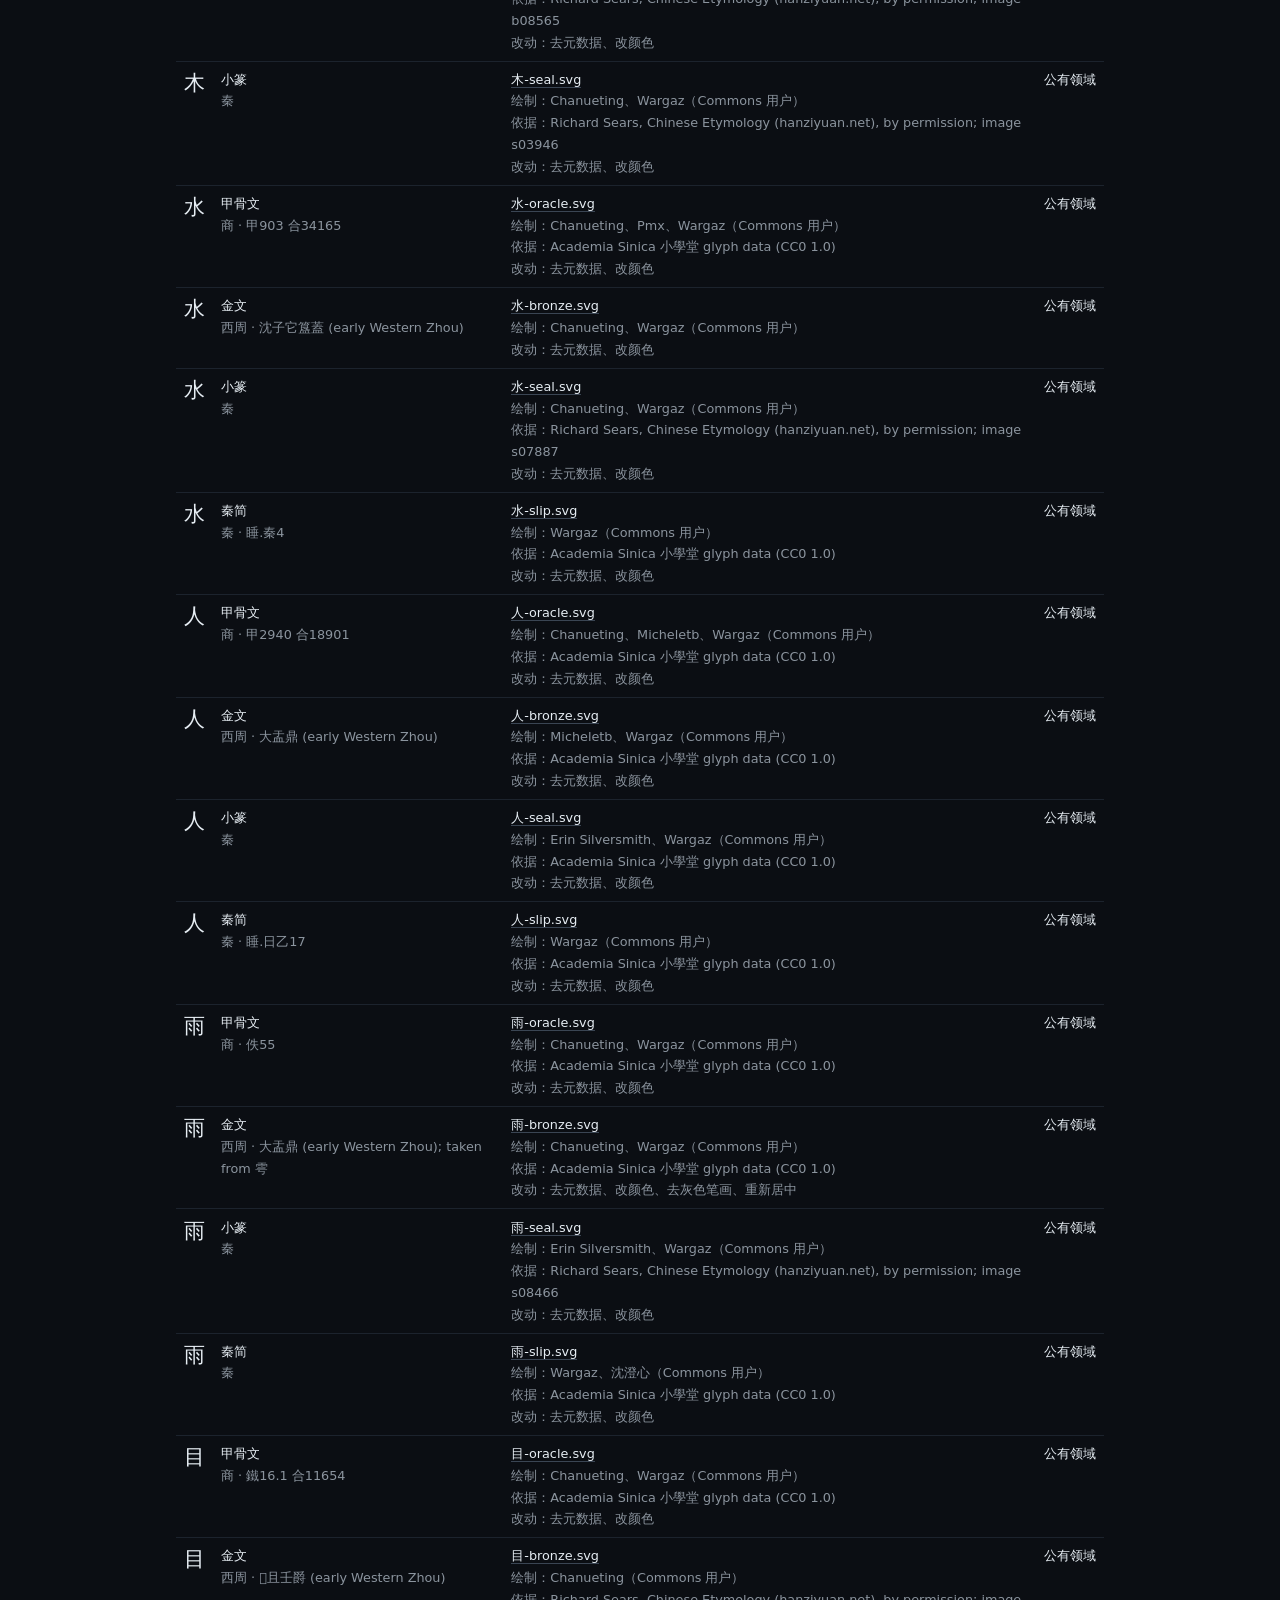
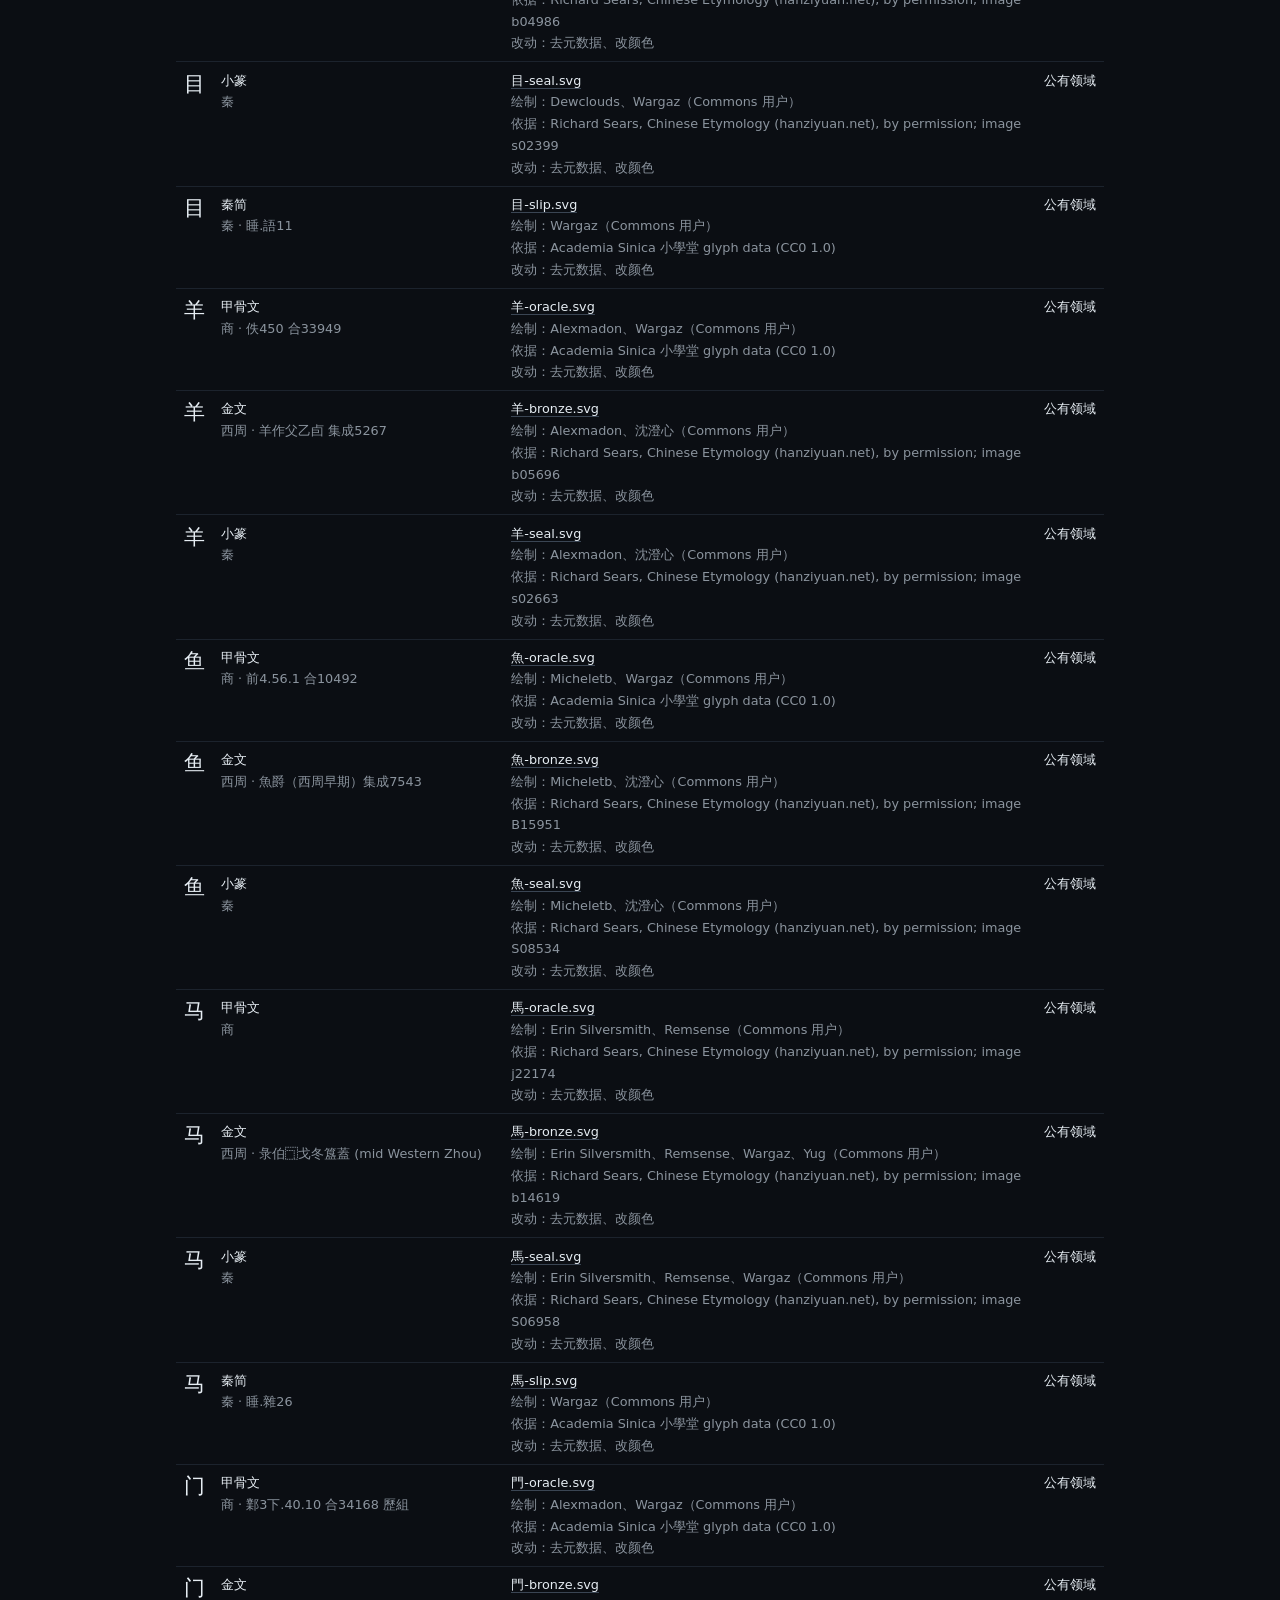
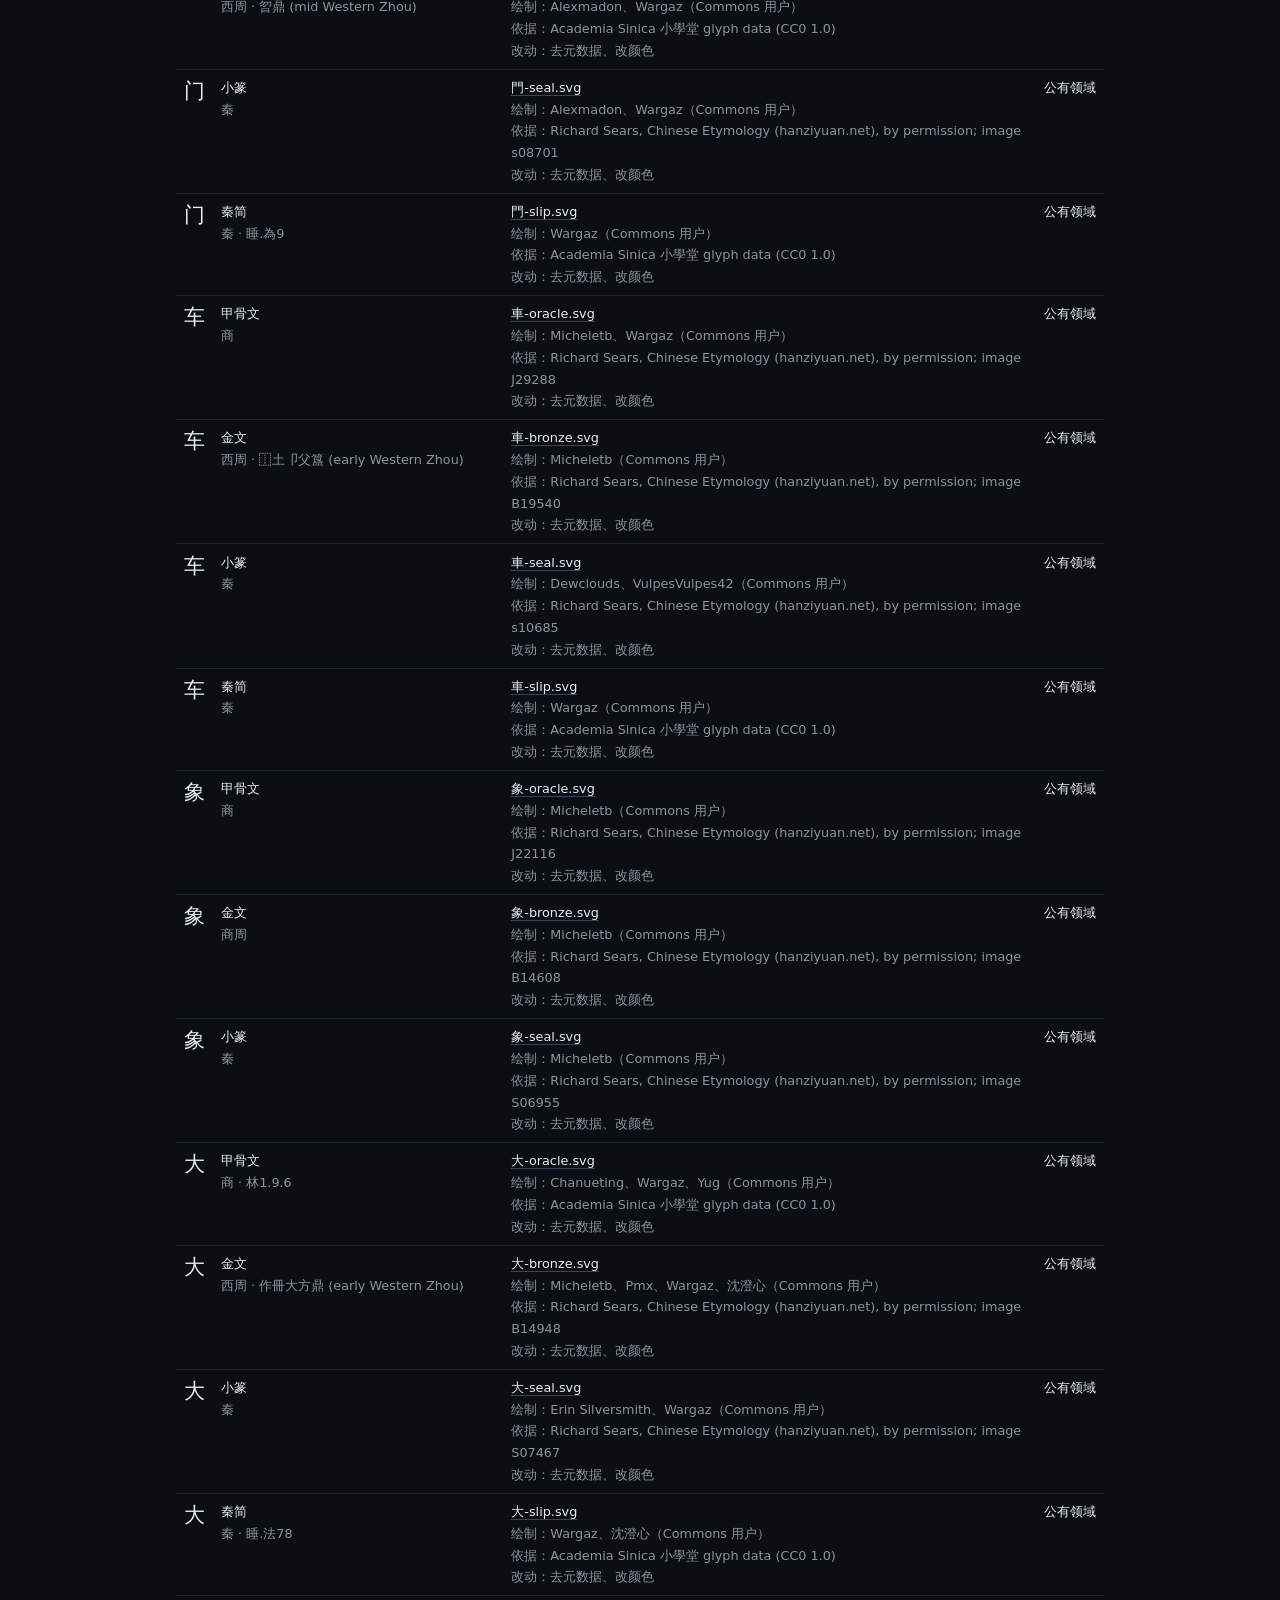
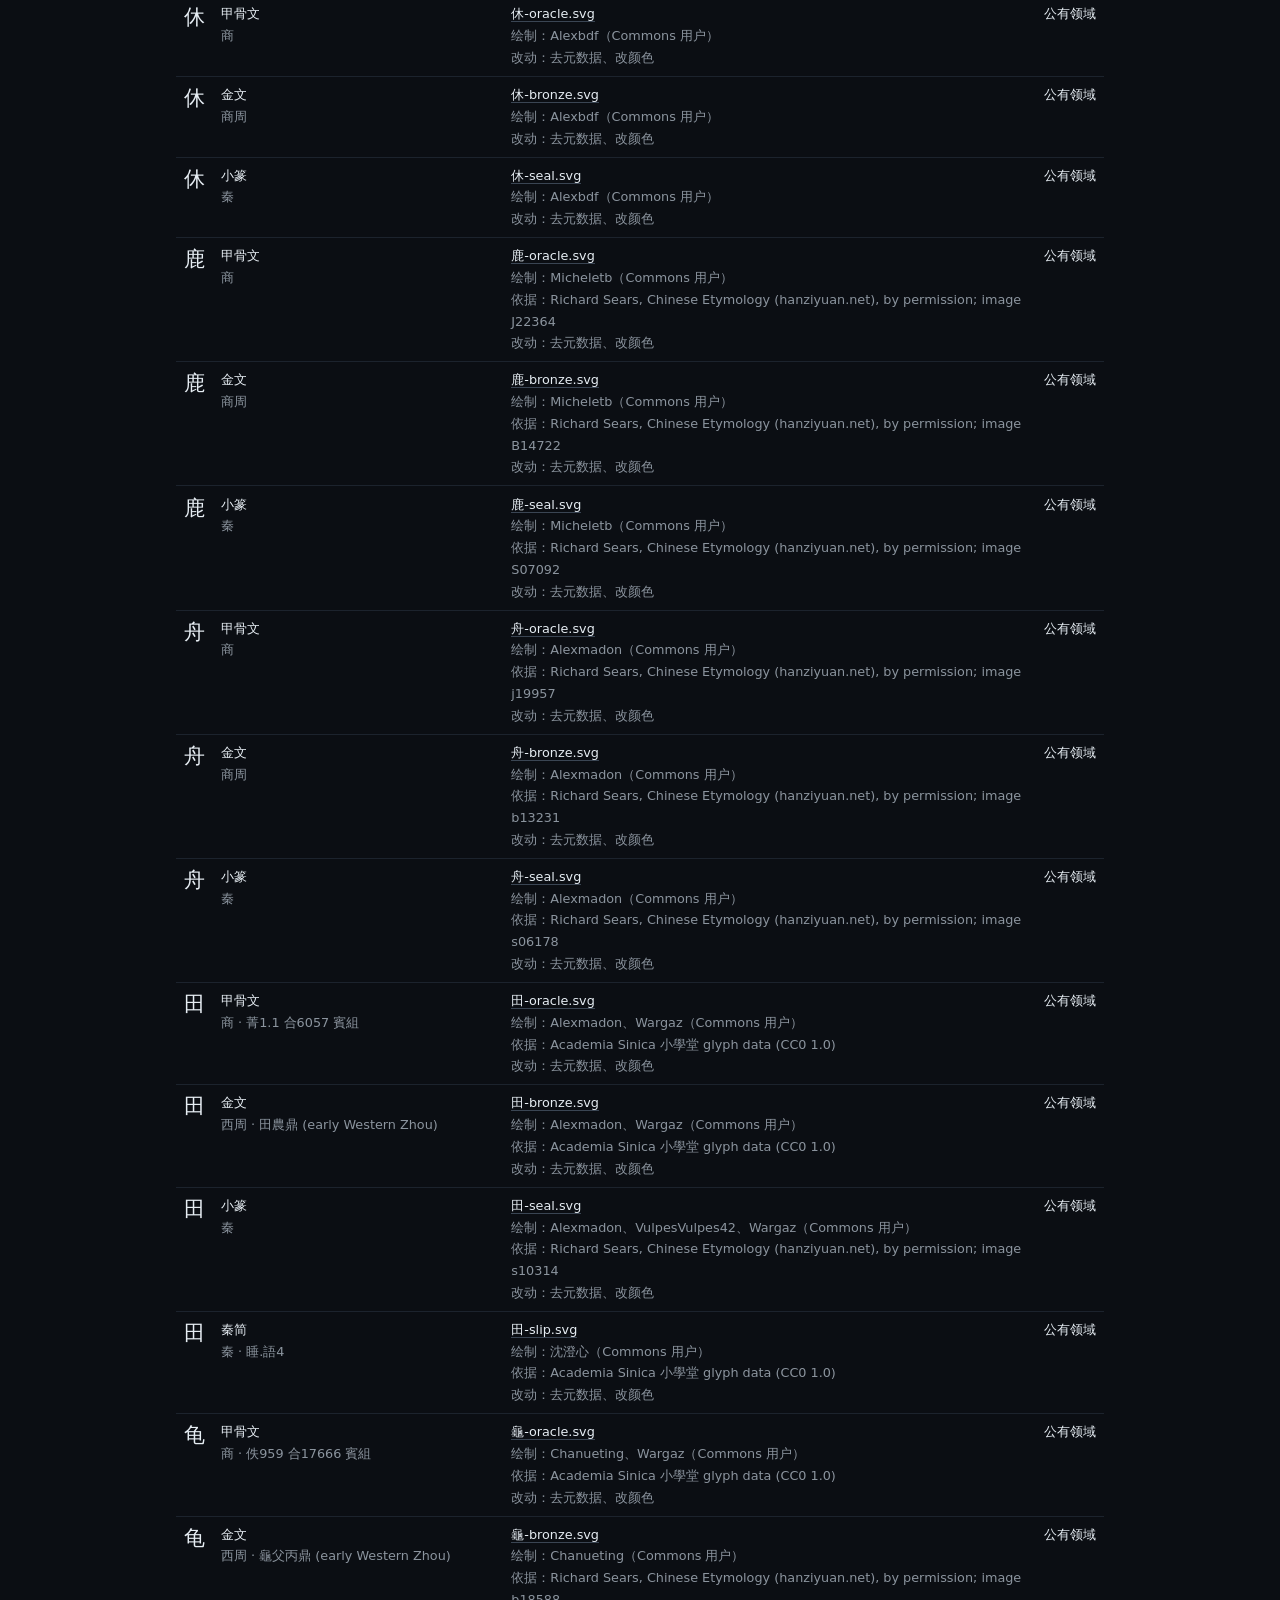
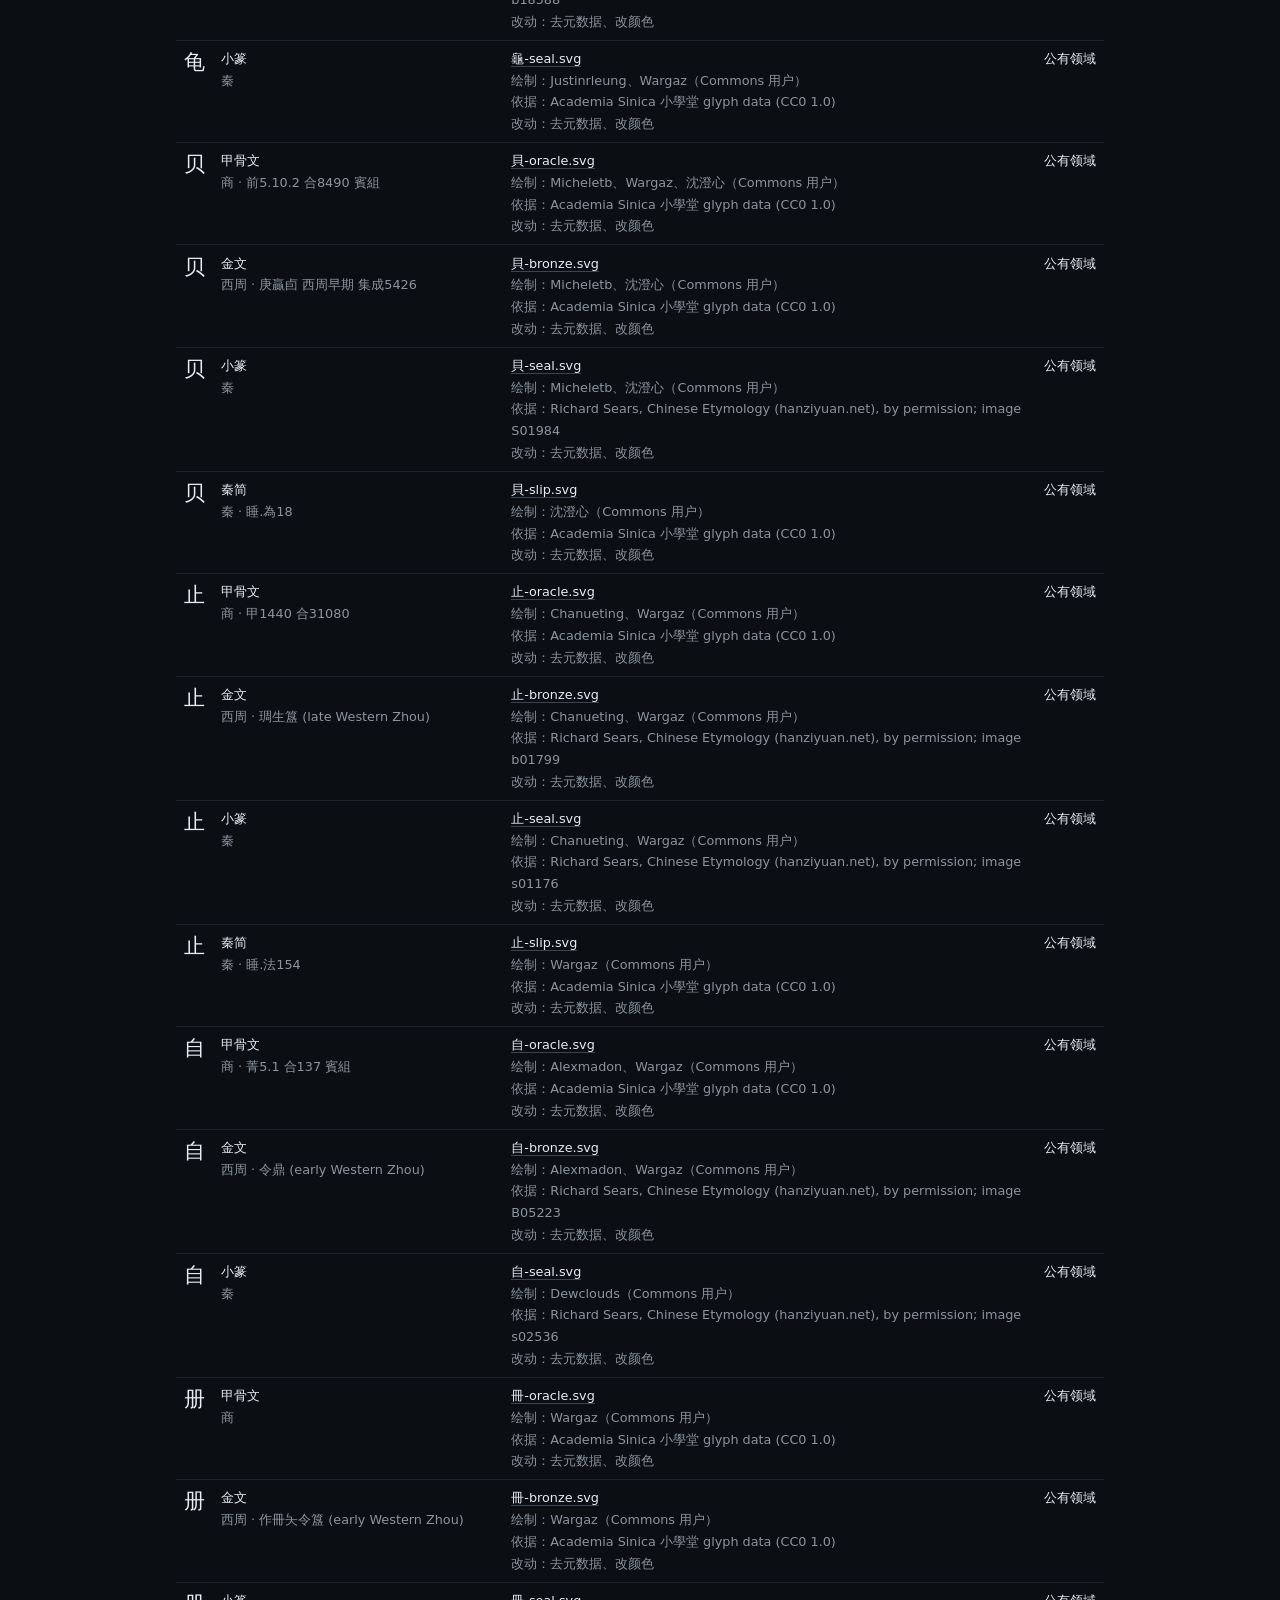
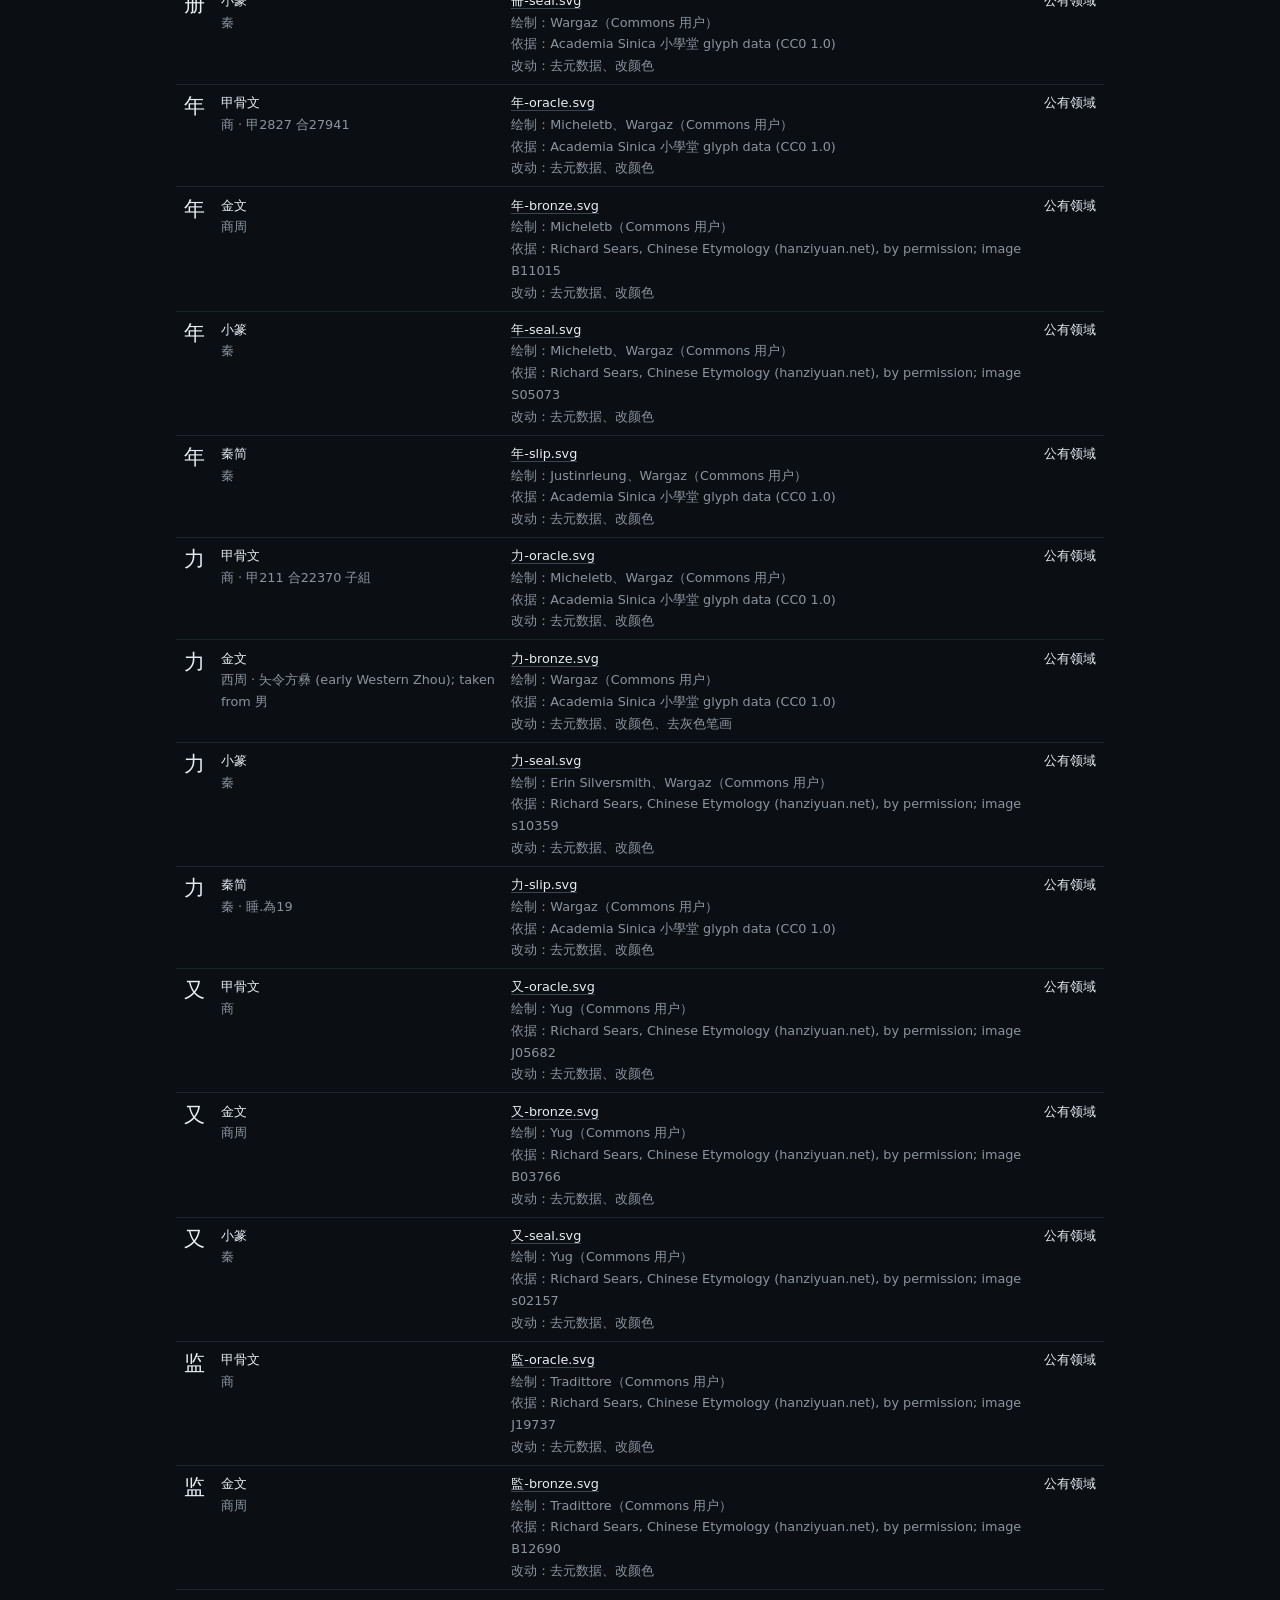
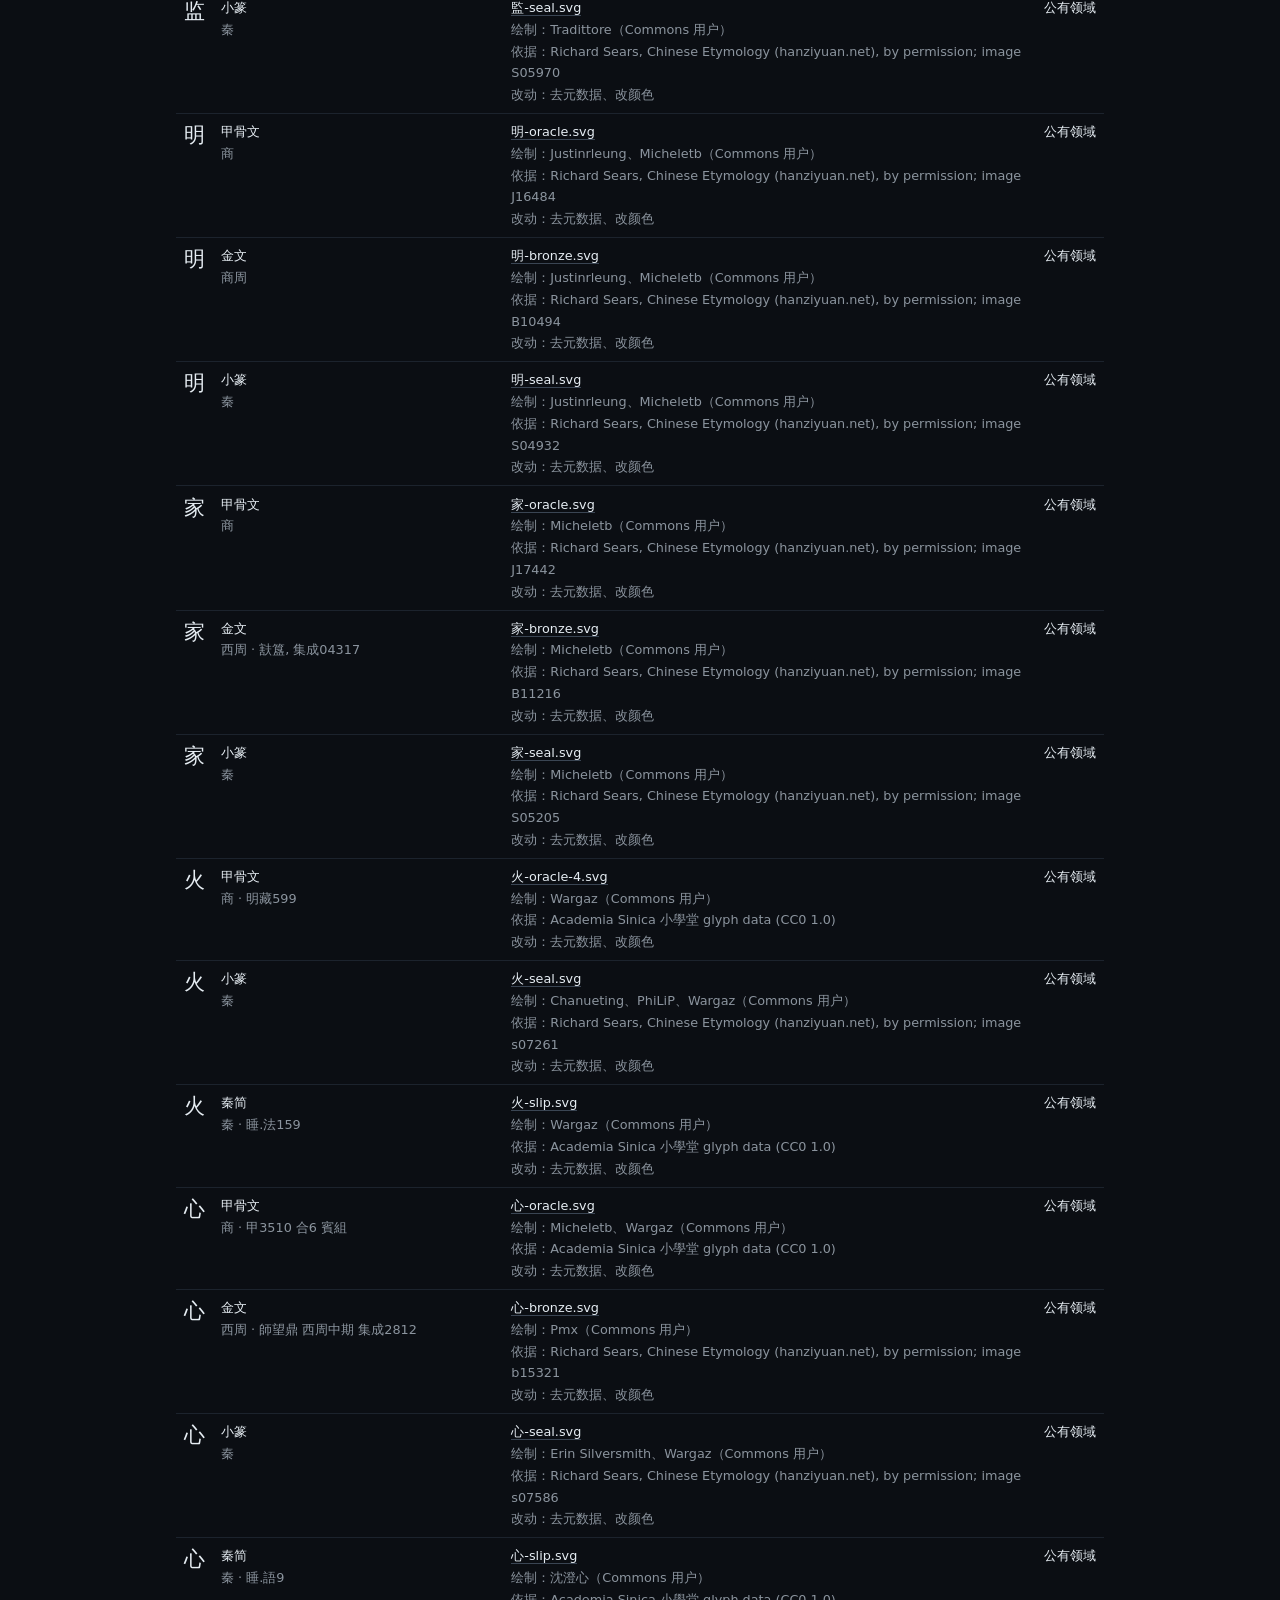
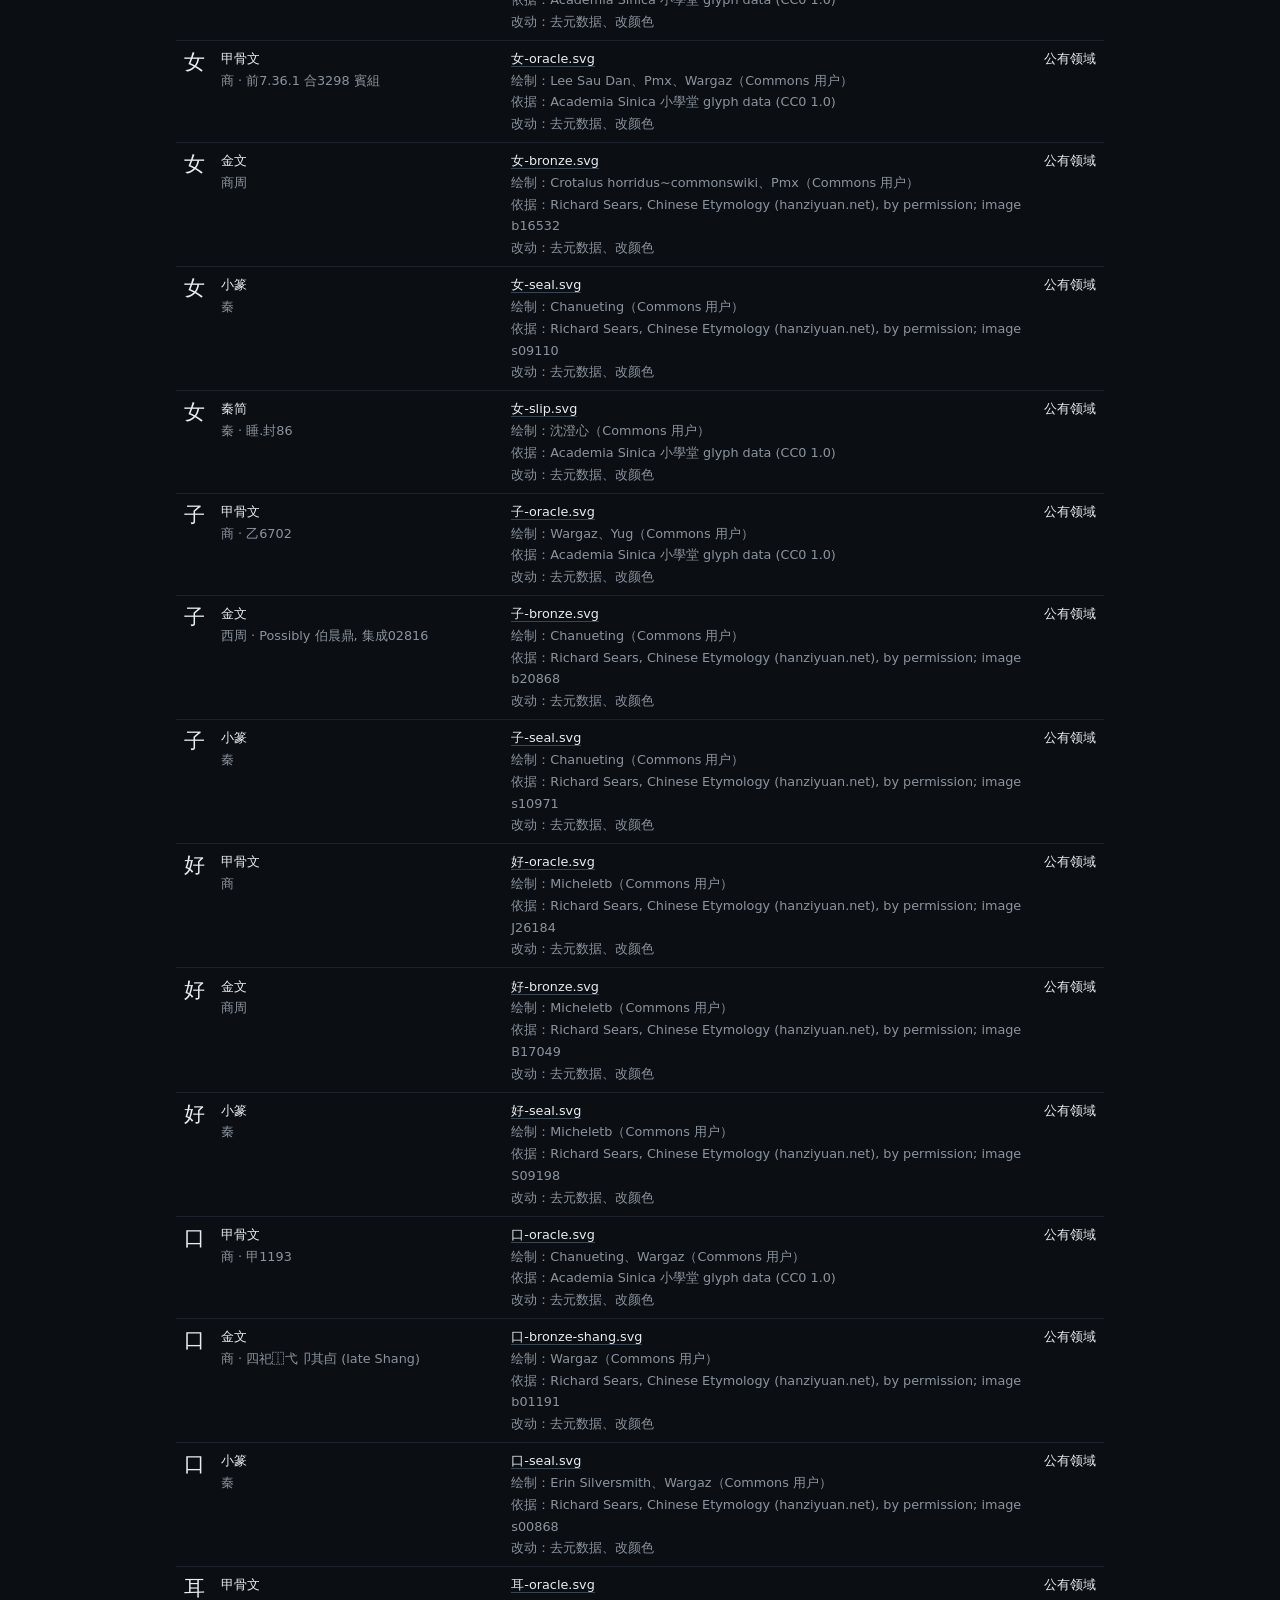
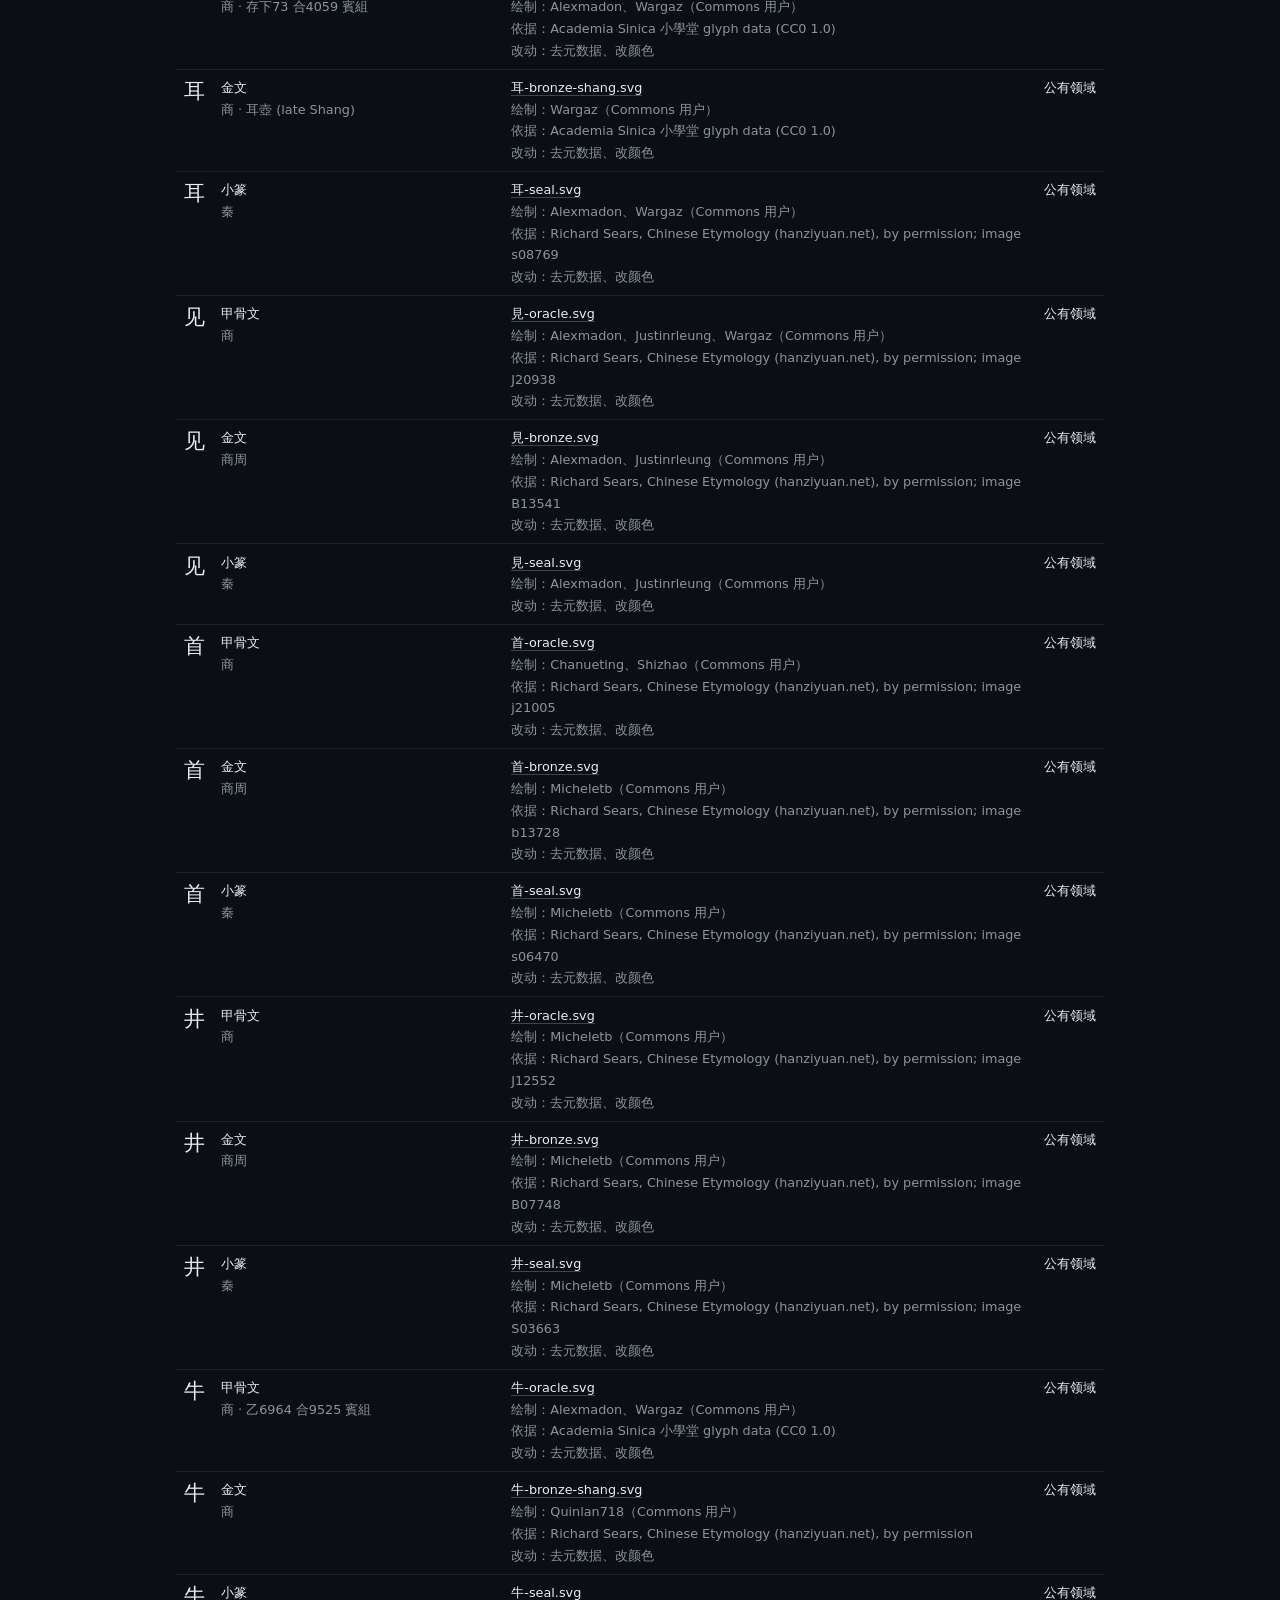
<file: zi/credits.html>
<!doctype html>
<html lang="zh-CN">
<head>
<meta charset="utf-8">
<meta name="viewport" content="width=device-width, initial-scale=1">
<title>出处 · 字小时候</title>
<meta name="description" content="字小时候用到的每一张字形图和每一条资料的出处。">
<link rel="icon" href="/favicon.svg" type="image/svg+xml">
<link rel="stylesheet" href="zi.css">
</head>
<body class="page">
<header class="bar"><a href="/" class="home">bogo</a><span class="sep">/</span><a href="./">字小时候</a><span class="sep">/</span><span>出处</span></header>
<main class="credits">
<h1>出处</h1>
<p>这里列出字小时候用到的每一张字形图和每一条资料。</p>
<h2>字形图（199 张）</h2>
<p>全部来自 Wikimedia Commons 的“古汉字计划”（Ancient Chinese characters project），都是公有领域（public domain）。
其中很多张依据 Richard Sears 的 Chinese Etymology（hanziyuan.net）所收字形绘制，经他许可公开，按他的要求在此致谢；
另一些依据中研院“小学堂”的字形资料（CC0）。本站对每张图只做了两件事：去掉文件里的元数据，把颜色改成跟着页面走。
另有两张图（“雨”和“力”的金文）原本是从“雩”“男”两个字里截出来的，图里用灰色画着那个字的其余笔画，本站把灰色部分去掉了。</p>
<div class="table"><table>
<thead><tr><th>字</th><th>阶段</th><th>文件、绘制者、改动</th><th>许可</th></tr></thead>
<tbody>
<tr><td class="c">日</td><td>甲骨文<br><span class="muted">商 · 鐵180.2 合5216</span></td><td><a href="https://commons.wikimedia.org/wiki/File%3A%E6%97%A5-oracle.svg">日-oracle.svg</a><span class="muted"><br>绘制：Chanueting、Wargaz（Commons 用户）<br>依据：Academia Sinica 小學堂 glyph data (CC0 1.0)<br>改动：去元数据、改颜色</span></td><td>公有领域</td></tr>
<tr><td class="c">日</td><td>金文<br><span class="muted">西周 · 師虎簋 (mid Western Zhou)</span></td><td><a href="https://commons.wikimedia.org/wiki/File%3A%E6%97%A5-bronze.svg">日-bronze.svg</a><span class="muted"><br>绘制：AnonMoos、DieBucheBot、Pmx（Commons 用户）<br>依据：Richard Sears, Chinese Etymology (hanziyuan.net), by permission; image b09941<br>改动：去元数据、改颜色</span></td><td>公有领域</td></tr>
<tr><td class="c">日</td><td>小篆<br><span class="muted">秦</span></td><td><a href="https://commons.wikimedia.org/wiki/File%3A%E6%97%A5-seal.svg">日-seal.svg</a><span class="muted"><br>绘制：Erin Silversmith、Wargaz（Commons 用户）<br>依据：Richard Sears, Chinese Etymology (hanziyuan.net), by permission; image s04780<br>改动：去元数据、改颜色</span></td><td>公有领域</td></tr>
<tr><td class="c">山</td><td>甲骨文<br><span class="muted">商 · 合5431</span></td><td><a href="https://commons.wikimedia.org/wiki/File%3A%E5%B1%B1-oracle.svg">山-oracle.svg</a><span class="muted"><br>绘制：Wargaz、Yug（Commons 用户）<br>改动：去元数据、改颜色</span></td><td>公有领域</td></tr>
<tr><td class="c">山</td><td>金文<br><span class="muted">商周</span></td><td><a href="https://commons.wikimedia.org/wiki/File%3A%E5%B1%B1-bronze.svg">山-bronze.svg</a><span class="muted"><br>绘制：Yug（Commons 用户）<br>依据：Richard Sears, Chinese Etymology (hanziyuan.net), by permission; image b14270<br>改动：去元数据、改颜色</span></td><td>公有领域</td></tr>
<tr><td class="c">山</td><td>小篆<br><span class="muted">秦</span></td><td><a href="https://commons.wikimedia.org/wiki/File%3A%E5%B1%B1-seal.svg">山-seal.svg</a><span class="muted"><br>绘制：Erin Silversmith、Wargaz（Commons 用户）<br>依据：Richard Sears, Chinese Etymology (hanziyuan.net), by permission; image s06639<br>改动：去元数据、改颜色</span></td><td>公有领域</td></tr>
<tr><td class="c">月</td><td>甲骨文<br><span class="muted">商 · 簠天1 合33694 歷組</span></td><td><a href="https://commons.wikimedia.org/wiki/File%3A%E6%9C%88-oracle.svg">月-oracle.svg</a><span class="muted"><br>绘制：Chanueting、Wargaz（Commons 用户）<br>依据：Academia Sinica 小學堂 glyph data (CC0 1.0)<br>改动：去元数据、改颜色</span></td><td>公有领域</td></tr>
<tr><td class="c">月</td><td>金文<br><span class="muted">商周</span></td><td><a href="https://commons.wikimedia.org/wiki/File%3A%E6%9C%88-bronze.svg">月-bronze.svg</a><span class="muted"><br>绘制：Chanueting（Commons 用户）<br>依据：Richard Sears, Chinese Etymology (hanziyuan.net), by permission; image b10357<br>改动：去元数据、改颜色</span></td><td>公有领域</td></tr>
<tr><td class="c">月</td><td>小篆<br><span class="muted">秦</span></td><td><a href="https://commons.wikimedia.org/wiki/File%3A%E6%9C%88-seal.svg">月-seal.svg</a><span class="muted"><br>绘制：Chanueting、VulpesVulpes42、Yug（Commons 用户）<br>依据：Richard Sears, Chinese Etymology (hanziyuan.net), by permission; image s04916<br>改动：去元数据、改颜色</span></td><td>公有领域</td></tr>
<tr><td class="c">木</td><td>甲骨文<br><span class="muted">商</span></td><td><a href="https://commons.wikimedia.org/wiki/File%3A%E6%9C%A8-oracle.svg">木-oracle.svg</a><span class="muted"><br>绘制：Chanueting、Yug（Commons 用户）<br>依据：Richard Sears, Chinese Etymology (hanziyuan.net), by permission; image j14138<br>改动：去元数据、改颜色</span></td><td>公有领域</td></tr>
<tr><td class="c">木</td><td>金文<br><span class="muted">商周</span></td><td><a href="https://commons.wikimedia.org/wiki/File%3A%E6%9C%A8-bronze.svg">木-bronze.svg</a><span class="muted"><br>绘制：Chanueting（Commons 用户）<br>依据：Richard Sears, Chinese Etymology (hanziyuan.net), by permission; image b08565<br>改动：去元数据、改颜色</span></td><td>公有领域</td></tr>
<tr><td class="c">木</td><td>小篆<br><span class="muted">秦</span></td><td><a href="https://commons.wikimedia.org/wiki/File%3A%E6%9C%A8-seal.svg">木-seal.svg</a><span class="muted"><br>绘制：Chanueting、Wargaz（Commons 用户）<br>依据：Richard Sears, Chinese Etymology (hanziyuan.net), by permission; image s03946<br>改动：去元数据、改颜色</span></td><td>公有领域</td></tr>
<tr><td class="c">水</td><td>甲骨文<br><span class="muted">商 · 甲903 合34165</span></td><td><a href="https://commons.wikimedia.org/wiki/File%3A%E6%B0%B4-oracle.svg">水-oracle.svg</a><span class="muted"><br>绘制：Chanueting、Pmx、Wargaz（Commons 用户）<br>依据：Academia Sinica 小學堂 glyph data (CC0 1.0)<br>改动：去元数据、改颜色</span></td><td>公有领域</td></tr>
<tr><td class="c">水</td><td>金文<br><span class="muted">西周 · 沈子它簋蓋 (early Western Zhou)</span></td><td><a href="https://commons.wikimedia.org/wiki/File%3A%E6%B0%B4-bronze.svg">水-bronze.svg</a><span class="muted"><br>绘制：Chanueting、Wargaz（Commons 用户）<br>改动：去元数据、改颜色</span></td><td>公有领域</td></tr>
<tr><td class="c">水</td><td>小篆<br><span class="muted">秦</span></td><td><a href="https://commons.wikimedia.org/wiki/File%3A%E6%B0%B4-seal.svg">水-seal.svg</a><span class="muted"><br>绘制：Chanueting、Wargaz（Commons 用户）<br>依据：Richard Sears, Chinese Etymology (hanziyuan.net), by permission; image s07887<br>改动：去元数据、改颜色</span></td><td>公有领域</td></tr>
<tr><td class="c">水</td><td>秦简<br><span class="muted">秦 · 睡.秦4</span></td><td><a href="https://commons.wikimedia.org/wiki/File%3A%E6%B0%B4-slip.svg">水-slip.svg</a><span class="muted"><br>绘制：Wargaz（Commons 用户）<br>依据：Academia Sinica 小學堂 glyph data (CC0 1.0)<br>改动：去元数据、改颜色</span></td><td>公有领域</td></tr>
<tr><td class="c">人</td><td>甲骨文<br><span class="muted">商 · 甲2940 合18901</span></td><td><a href="https://commons.wikimedia.org/wiki/File%3A%E4%BA%BA-oracle.svg">人-oracle.svg</a><span class="muted"><br>绘制：Chanueting、Micheletb、Wargaz（Commons 用户）<br>依据：Academia Sinica 小學堂 glyph data (CC0 1.0)<br>改动：去元数据、改颜色</span></td><td>公有领域</td></tr>
<tr><td class="c">人</td><td>金文<br><span class="muted">西周 · 大盂鼎 (early Western Zhou)</span></td><td><a href="https://commons.wikimedia.org/wiki/File%3A%E4%BA%BA-bronze.svg">人-bronze.svg</a><span class="muted"><br>绘制：Micheletb、Wargaz（Commons 用户）<br>依据：Academia Sinica 小學堂 glyph data (CC0 1.0)<br>改动：去元数据、改颜色</span></td><td>公有领域</td></tr>
<tr><td class="c">人</td><td>小篆<br><span class="muted">秦</span></td><td><a href="https://commons.wikimedia.org/wiki/File%3A%E4%BA%BA-seal.svg">人-seal.svg</a><span class="muted"><br>绘制：Erin Silversmith、Wargaz（Commons 用户）<br>依据：Academia Sinica 小學堂 glyph data (CC0 1.0)<br>改动：去元数据、改颜色</span></td><td>公有领域</td></tr>
<tr><td class="c">人</td><td>秦简<br><span class="muted">秦 · 睡.日乙17</span></td><td><a href="https://commons.wikimedia.org/wiki/File%3A%E4%BA%BA-slip.svg">人-slip.svg</a><span class="muted"><br>绘制：Wargaz（Commons 用户）<br>依据：Academia Sinica 小學堂 glyph data (CC0 1.0)<br>改动：去元数据、改颜色</span></td><td>公有领域</td></tr>
<tr><td class="c">雨</td><td>甲骨文<br><span class="muted">商 · 佚55</span></td><td><a href="https://commons.wikimedia.org/wiki/File%3A%E9%9B%A8-oracle.svg">雨-oracle.svg</a><span class="muted"><br>绘制：Chanueting、Wargaz（Commons 用户）<br>依据：Academia Sinica 小學堂 glyph data (CC0 1.0)<br>改动：去元数据、改颜色</span></td><td>公有领域</td></tr>
<tr><td class="c">雨</td><td>金文<br><span class="muted">西周 · 大盂鼎 (early Western Zhou); taken from 雩</span></td><td><a href="https://commons.wikimedia.org/wiki/File%3A%E9%9B%A8-bronze.svg">雨-bronze.svg</a><span class="muted"><br>绘制：Chanueting、Wargaz（Commons 用户）<br>依据：Academia Sinica 小學堂 glyph data (CC0 1.0)<br>改动：去元数据、改颜色、去灰色笔画、重新居中</span></td><td>公有领域</td></tr>
<tr><td class="c">雨</td><td>小篆<br><span class="muted">秦</span></td><td><a href="https://commons.wikimedia.org/wiki/File%3A%E9%9B%A8-seal.svg">雨-seal.svg</a><span class="muted"><br>绘制：Erin Silversmith、Wargaz（Commons 用户）<br>依据：Richard Sears, Chinese Etymology (hanziyuan.net), by permission; image s08466<br>改动：去元数据、改颜色</span></td><td>公有领域</td></tr>
<tr><td class="c">雨</td><td>秦简<br><span class="muted">秦</span></td><td><a href="https://commons.wikimedia.org/wiki/File%3A%E9%9B%A8-slip.svg">雨-slip.svg</a><span class="muted"><br>绘制：Wargaz、沈澄心（Commons 用户）<br>依据：Academia Sinica 小學堂 glyph data (CC0 1.0)<br>改动：去元数据、改颜色</span></td><td>公有领域</td></tr>
<tr><td class="c">目</td><td>甲骨文<br><span class="muted">商 · 鐵16.1 合11654</span></td><td><a href="https://commons.wikimedia.org/wiki/File%3A%E7%9B%AE-oracle.svg">目-oracle.svg</a><span class="muted"><br>绘制：Chanueting、Wargaz（Commons 用户）<br>依据：Academia Sinica 小學堂 glyph data (CC0 1.0)<br>改动：去元数据、改颜色</span></td><td>公有领域</td></tr>
<tr><td class="c">目</td><td>金文<br><span class="muted">西周 · 𥉅且壬爵 (early Western Zhou)</span></td><td><a href="https://commons.wikimedia.org/wiki/File%3A%E7%9B%AE-bronze.svg">目-bronze.svg</a><span class="muted"><br>绘制：Chanueting（Commons 用户）<br>依据：Richard Sears, Chinese Etymology (hanziyuan.net), by permission; image b04986<br>改动：去元数据、改颜色</span></td><td>公有领域</td></tr>
<tr><td class="c">目</td><td>小篆<br><span class="muted">秦</span></td><td><a href="https://commons.wikimedia.org/wiki/File%3A%E7%9B%AE-seal.svg">目-seal.svg</a><span class="muted"><br>绘制：Dewclouds、Wargaz（Commons 用户）<br>依据：Richard Sears, Chinese Etymology (hanziyuan.net), by permission; image s02399<br>改动：去元数据、改颜色</span></td><td>公有领域</td></tr>
<tr><td class="c">目</td><td>秦简<br><span class="muted">秦 · 睡.語11</span></td><td><a href="https://commons.wikimedia.org/wiki/File%3A%E7%9B%AE-slip.svg">目-slip.svg</a><span class="muted"><br>绘制：Wargaz（Commons 用户）<br>依据：Academia Sinica 小學堂 glyph data (CC0 1.0)<br>改动：去元数据、改颜色</span></td><td>公有领域</td></tr>
<tr><td class="c">羊</td><td>甲骨文<br><span class="muted">商 · 佚450 合33949</span></td><td><a href="https://commons.wikimedia.org/wiki/File%3A%E7%BE%8A-oracle.svg">羊-oracle.svg</a><span class="muted"><br>绘制：Alexmadon、Wargaz（Commons 用户）<br>依据：Academia Sinica 小學堂 glyph data (CC0 1.0)<br>改动：去元数据、改颜色</span></td><td>公有领域</td></tr>
<tr><td class="c">羊</td><td>金文<br><span class="muted">西周 · 羊作父乙卣 集成5267</span></td><td><a href="https://commons.wikimedia.org/wiki/File%3A%E7%BE%8A-bronze.svg">羊-bronze.svg</a><span class="muted"><br>绘制：Alexmadon、沈澄心（Commons 用户）<br>依据：Richard Sears, Chinese Etymology (hanziyuan.net), by permission; image b05696<br>改动：去元数据、改颜色</span></td><td>公有领域</td></tr>
<tr><td class="c">羊</td><td>小篆<br><span class="muted">秦</span></td><td><a href="https://commons.wikimedia.org/wiki/File%3A%E7%BE%8A-seal.svg">羊-seal.svg</a><span class="muted"><br>绘制：Alexmadon、沈澄心（Commons 用户）<br>依据：Richard Sears, Chinese Etymology (hanziyuan.net), by permission; image s02663<br>改动：去元数据、改颜色</span></td><td>公有领域</td></tr>
<tr><td class="c">鱼</td><td>甲骨文<br><span class="muted">商 · 前4.56.1 合10492</span></td><td><a href="https://commons.wikimedia.org/wiki/File%3A%E9%AD%9A-oracle.svg">魚-oracle.svg</a><span class="muted"><br>绘制：Micheletb、Wargaz（Commons 用户）<br>依据：Academia Sinica 小學堂 glyph data (CC0 1.0)<br>改动：去元数据、改颜色</span></td><td>公有领域</td></tr>
<tr><td class="c">鱼</td><td>金文<br><span class="muted">西周 · 魚爵（西周早期）集成7543</span></td><td><a href="https://commons.wikimedia.org/wiki/File%3A%E9%AD%9A-bronze.svg">魚-bronze.svg</a><span class="muted"><br>绘制：Micheletb、沈澄心（Commons 用户）<br>依据：Richard Sears, Chinese Etymology (hanziyuan.net), by permission; image B15951<br>改动：去元数据、改颜色</span></td><td>公有领域</td></tr>
<tr><td class="c">鱼</td><td>小篆<br><span class="muted">秦</span></td><td><a href="https://commons.wikimedia.org/wiki/File%3A%E9%AD%9A-seal.svg">魚-seal.svg</a><span class="muted"><br>绘制：Micheletb、沈澄心（Commons 用户）<br>依据：Richard Sears, Chinese Etymology (hanziyuan.net), by permission; image S08534<br>改动：去元数据、改颜色</span></td><td>公有领域</td></tr>
<tr><td class="c">马</td><td>甲骨文<br><span class="muted">商</span></td><td><a href="https://commons.wikimedia.org/wiki/File%3A%E9%A6%AC-oracle.svg">馬-oracle.svg</a><span class="muted"><br>绘制：Erin Silversmith、Remsense（Commons 用户）<br>依据：Richard Sears, Chinese Etymology (hanziyuan.net), by permission; image j22174<br>改动：去元数据、改颜色</span></td><td>公有领域</td></tr>
<tr><td class="c">马</td><td>金文<br><span class="muted">西周 · 彔伯⿹戈冬簋蓋 (mid Western Zhou)</span></td><td><a href="https://commons.wikimedia.org/wiki/File%3A%E9%A6%AC-bronze.svg">馬-bronze.svg</a><span class="muted"><br>绘制：Erin Silversmith、Remsense、Wargaz、Yug（Commons 用户）<br>依据：Richard Sears, Chinese Etymology (hanziyuan.net), by permission; image b14619<br>改动：去元数据、改颜色</span></td><td>公有领域</td></tr>
<tr><td class="c">马</td><td>小篆<br><span class="muted">秦</span></td><td><a href="https://commons.wikimedia.org/wiki/File%3A%E9%A6%AC-seal.svg">馬-seal.svg</a><span class="muted"><br>绘制：Erin Silversmith、Remsense、Wargaz（Commons 用户）<br>依据：Richard Sears, Chinese Etymology (hanziyuan.net), by permission; image S06958<br>改动：去元数据、改颜色</span></td><td>公有领域</td></tr>
<tr><td class="c">马</td><td>秦简<br><span class="muted">秦 · 睡.雜26</span></td><td><a href="https://commons.wikimedia.org/wiki/File%3A%E9%A6%AC-slip.svg">馬-slip.svg</a><span class="muted"><br>绘制：Wargaz（Commons 用户）<br>依据：Academia Sinica 小學堂 glyph data (CC0 1.0)<br>改动：去元数据、改颜色</span></td><td>公有领域</td></tr>
<tr><td class="c">门</td><td>甲骨文<br><span class="muted">商 · 鄴3下.40.10 合34168 歷組</span></td><td><a href="https://commons.wikimedia.org/wiki/File%3A%E9%96%80-oracle.svg">門-oracle.svg</a><span class="muted"><br>绘制：Alexmadon、Wargaz（Commons 用户）<br>依据：Academia Sinica 小學堂 glyph data (CC0 1.0)<br>改动：去元数据、改颜色</span></td><td>公有领域</td></tr>
<tr><td class="c">门</td><td>金文<br><span class="muted">西周 · 曶鼎 (mid Western Zhou)</span></td><td><a href="https://commons.wikimedia.org/wiki/File%3A%E9%96%80-bronze.svg">門-bronze.svg</a><span class="muted"><br>绘制：Alexmadon、Wargaz（Commons 用户）<br>依据：Academia Sinica 小學堂 glyph data (CC0 1.0)<br>改动：去元数据、改颜色</span></td><td>公有领域</td></tr>
<tr><td class="c">门</td><td>小篆<br><span class="muted">秦</span></td><td><a href="https://commons.wikimedia.org/wiki/File%3A%E9%96%80-seal.svg">門-seal.svg</a><span class="muted"><br>绘制：Alexmadon、Wargaz（Commons 用户）<br>依据：Richard Sears, Chinese Etymology (hanziyuan.net), by permission; image s08701<br>改动：去元数据、改颜色</span></td><td>公有领域</td></tr>
<tr><td class="c">门</td><td>秦简<br><span class="muted">秦 · 睡.為9</span></td><td><a href="https://commons.wikimedia.org/wiki/File%3A%E9%96%80-slip.svg">門-slip.svg</a><span class="muted"><br>绘制：Wargaz（Commons 用户）<br>依据：Academia Sinica 小學堂 glyph data (CC0 1.0)<br>改动：去元数据、改颜色</span></td><td>公有领域</td></tr>
<tr><td class="c">车</td><td>甲骨文<br><span class="muted">商</span></td><td><a href="https://commons.wikimedia.org/wiki/File%3A%E8%BB%8A-oracle.svg">車-oracle.svg</a><span class="muted"><br>绘制：Micheletb、Wargaz（Commons 用户）<br>依据：Richard Sears, Chinese Etymology (hanziyuan.net), by permission; image J29288<br>改动：去元数据、改颜色</span></td><td>公有领域</td></tr>
<tr><td class="c">车</td><td>金文<br><span class="muted">西周 · ⿰土卩父簋 (early Western Zhou)</span></td><td><a href="https://commons.wikimedia.org/wiki/File%3A%E8%BB%8A-bronze.svg">車-bronze.svg</a><span class="muted"><br>绘制：Micheletb（Commons 用户）<br>依据：Richard Sears, Chinese Etymology (hanziyuan.net), by permission; image B19540<br>改动：去元数据、改颜色</span></td><td>公有领域</td></tr>
<tr><td class="c">车</td><td>小篆<br><span class="muted">秦</span></td><td><a href="https://commons.wikimedia.org/wiki/File%3A%E8%BB%8A-seal.svg">車-seal.svg</a><span class="muted"><br>绘制：Dewclouds、VulpesVulpes42（Commons 用户）<br>依据：Richard Sears, Chinese Etymology (hanziyuan.net), by permission; image s10685<br>改动：去元数据、改颜色</span></td><td>公有领域</td></tr>
<tr><td class="c">车</td><td>秦简<br><span class="muted">秦</span></td><td><a href="https://commons.wikimedia.org/wiki/File%3A%E8%BB%8A-slip.svg">車-slip.svg</a><span class="muted"><br>绘制：Wargaz（Commons 用户）<br>依据：Academia Sinica 小學堂 glyph data (CC0 1.0)<br>改动：去元数据、改颜色</span></td><td>公有领域</td></tr>
<tr><td class="c">象</td><td>甲骨文<br><span class="muted">商</span></td><td><a href="https://commons.wikimedia.org/wiki/File%3A%E8%B1%A1-oracle.svg">象-oracle.svg</a><span class="muted"><br>绘制：Micheletb（Commons 用户）<br>依据：Richard Sears, Chinese Etymology (hanziyuan.net), by permission; image J22116<br>改动：去元数据、改颜色</span></td><td>公有领域</td></tr>
<tr><td class="c">象</td><td>金文<br><span class="muted">商周</span></td><td><a href="https://commons.wikimedia.org/wiki/File%3A%E8%B1%A1-bronze.svg">象-bronze.svg</a><span class="muted"><br>绘制：Micheletb（Commons 用户）<br>依据：Richard Sears, Chinese Etymology (hanziyuan.net), by permission; image B14608<br>改动：去元数据、改颜色</span></td><td>公有领域</td></tr>
<tr><td class="c">象</td><td>小篆<br><span class="muted">秦</span></td><td><a href="https://commons.wikimedia.org/wiki/File%3A%E8%B1%A1-seal.svg">象-seal.svg</a><span class="muted"><br>绘制：Micheletb（Commons 用户）<br>依据：Richard Sears, Chinese Etymology (hanziyuan.net), by permission; image S06955<br>改动：去元数据、改颜色</span></td><td>公有领域</td></tr>
<tr><td class="c">大</td><td>甲骨文<br><span class="muted">商 · 林1.9.6</span></td><td><a href="https://commons.wikimedia.org/wiki/File%3A%E5%A4%A7-oracle.svg">大-oracle.svg</a><span class="muted"><br>绘制：Chanueting、Wargaz、Yug（Commons 用户）<br>依据：Academia Sinica 小學堂 glyph data (CC0 1.0)<br>改动：去元数据、改颜色</span></td><td>公有领域</td></tr>
<tr><td class="c">大</td><td>金文<br><span class="muted">西周 · 作冊大方鼎 (early Western Zhou)</span></td><td><a href="https://commons.wikimedia.org/wiki/File%3A%E5%A4%A7-bronze.svg">大-bronze.svg</a><span class="muted"><br>绘制：Micheletb、Pmx、Wargaz、沈澄心（Commons 用户）<br>依据：Richard Sears, Chinese Etymology (hanziyuan.net), by permission; image B14948<br>改动：去元数据、改颜色</span></td><td>公有领域</td></tr>
<tr><td class="c">大</td><td>小篆<br><span class="muted">秦</span></td><td><a href="https://commons.wikimedia.org/wiki/File%3A%E5%A4%A7-seal.svg">大-seal.svg</a><span class="muted"><br>绘制：Erin Silversmith、Wargaz（Commons 用户）<br>依据：Richard Sears, Chinese Etymology (hanziyuan.net), by permission; image S07467<br>改动：去元数据、改颜色</span></td><td>公有领域</td></tr>
<tr><td class="c">大</td><td>秦简<br><span class="muted">秦 · 睡.法78</span></td><td><a href="https://commons.wikimedia.org/wiki/File%3A%E5%A4%A7-slip.svg">大-slip.svg</a><span class="muted"><br>绘制：Wargaz、沈澄心（Commons 用户）<br>依据：Academia Sinica 小學堂 glyph data (CC0 1.0)<br>改动：去元数据、改颜色</span></td><td>公有领域</td></tr>
<tr><td class="c">休</td><td>甲骨文<br><span class="muted">商</span></td><td><a href="https://commons.wikimedia.org/wiki/File%3A%E4%BC%91-oracle.svg">休-oracle.svg</a><span class="muted"><br>绘制：Alexbdf（Commons 用户）<br>改动：去元数据、改颜色</span></td><td>公有领域</td></tr>
<tr><td class="c">休</td><td>金文<br><span class="muted">商周</span></td><td><a href="https://commons.wikimedia.org/wiki/File%3A%E4%BC%91-bronze.svg">休-bronze.svg</a><span class="muted"><br>绘制：Alexbdf（Commons 用户）<br>改动：去元数据、改颜色</span></td><td>公有领域</td></tr>
<tr><td class="c">休</td><td>小篆<br><span class="muted">秦</span></td><td><a href="https://commons.wikimedia.org/wiki/File%3A%E4%BC%91-seal.svg">休-seal.svg</a><span class="muted"><br>绘制：Alexbdf（Commons 用户）<br>改动：去元数据、改颜色</span></td><td>公有领域</td></tr>
<tr><td class="c">鹿</td><td>甲骨文<br><span class="muted">商</span></td><td><a href="https://commons.wikimedia.org/wiki/File%3A%E9%B9%BF-oracle.svg">鹿-oracle.svg</a><span class="muted"><br>绘制：Micheletb（Commons 用户）<br>依据：Richard Sears, Chinese Etymology (hanziyuan.net), by permission; image J22364<br>改动：去元数据、改颜色</span></td><td>公有领域</td></tr>
<tr><td class="c">鹿</td><td>金文<br><span class="muted">商周</span></td><td><a href="https://commons.wikimedia.org/wiki/File%3A%E9%B9%BF-bronze.svg">鹿-bronze.svg</a><span class="muted"><br>绘制：Micheletb（Commons 用户）<br>依据：Richard Sears, Chinese Etymology (hanziyuan.net), by permission; image B14722<br>改动：去元数据、改颜色</span></td><td>公有领域</td></tr>
<tr><td class="c">鹿</td><td>小篆<br><span class="muted">秦</span></td><td><a href="https://commons.wikimedia.org/wiki/File%3A%E9%B9%BF-seal.svg">鹿-seal.svg</a><span class="muted"><br>绘制：Micheletb（Commons 用户）<br>依据：Richard Sears, Chinese Etymology (hanziyuan.net), by permission; image S07092<br>改动：去元数据、改颜色</span></td><td>公有领域</td></tr>
<tr><td class="c">舟</td><td>甲骨文<br><span class="muted">商</span></td><td><a href="https://commons.wikimedia.org/wiki/File%3A%E8%88%9F-oracle.svg">舟-oracle.svg</a><span class="muted"><br>绘制：Alexmadon（Commons 用户）<br>依据：Richard Sears, Chinese Etymology (hanziyuan.net), by permission; image j19957<br>改动：去元数据、改颜色</span></td><td>公有领域</td></tr>
<tr><td class="c">舟</td><td>金文<br><span class="muted">商周</span></td><td><a href="https://commons.wikimedia.org/wiki/File%3A%E8%88%9F-bronze.svg">舟-bronze.svg</a><span class="muted"><br>绘制：Alexmadon（Commons 用户）<br>依据：Richard Sears, Chinese Etymology (hanziyuan.net), by permission; image b13231<br>改动：去元数据、改颜色</span></td><td>公有领域</td></tr>
<tr><td class="c">舟</td><td>小篆<br><span class="muted">秦</span></td><td><a href="https://commons.wikimedia.org/wiki/File%3A%E8%88%9F-seal.svg">舟-seal.svg</a><span class="muted"><br>绘制：Alexmadon（Commons 用户）<br>依据：Richard Sears, Chinese Etymology (hanziyuan.net), by permission; image s06178<br>改动：去元数据、改颜色</span></td><td>公有领域</td></tr>
<tr><td class="c">田</td><td>甲骨文<br><span class="muted">商 · 菁1.1 合6057 賓組</span></td><td><a href="https://commons.wikimedia.org/wiki/File%3A%E7%94%B0-oracle.svg">田-oracle.svg</a><span class="muted"><br>绘制：Alexmadon、Wargaz（Commons 用户）<br>依据：Academia Sinica 小學堂 glyph data (CC0 1.0)<br>改动：去元数据、改颜色</span></td><td>公有领域</td></tr>
<tr><td class="c">田</td><td>金文<br><span class="muted">西周 · 田農鼎 (early Western Zhou)</span></td><td><a href="https://commons.wikimedia.org/wiki/File%3A%E7%94%B0-bronze.svg">田-bronze.svg</a><span class="muted"><br>绘制：Alexmadon、Wargaz（Commons 用户）<br>依据：Academia Sinica 小學堂 glyph data (CC0 1.0)<br>改动：去元数据、改颜色</span></td><td>公有领域</td></tr>
<tr><td class="c">田</td><td>小篆<br><span class="muted">秦</span></td><td><a href="https://commons.wikimedia.org/wiki/File%3A%E7%94%B0-seal.svg">田-seal.svg</a><span class="muted"><br>绘制：Alexmadon、VulpesVulpes42、Wargaz（Commons 用户）<br>依据：Richard Sears, Chinese Etymology (hanziyuan.net), by permission; image s10314<br>改动：去元数据、改颜色</span></td><td>公有领域</td></tr>
<tr><td class="c">田</td><td>秦简<br><span class="muted">秦 · 睡.語4</span></td><td><a href="https://commons.wikimedia.org/wiki/File%3A%E7%94%B0-slip.svg">田-slip.svg</a><span class="muted"><br>绘制：沈澄心（Commons 用户）<br>依据：Academia Sinica 小學堂 glyph data (CC0 1.0)<br>改动：去元数据、改颜色</span></td><td>公有领域</td></tr>
<tr><td class="c">龟</td><td>甲骨文<br><span class="muted">商 · 佚959 合17666 賓組</span></td><td><a href="https://commons.wikimedia.org/wiki/File%3A%E9%BE%9C-oracle.svg">龜-oracle.svg</a><span class="muted"><br>绘制：Chanueting、Wargaz（Commons 用户）<br>依据：Academia Sinica 小學堂 glyph data (CC0 1.0)<br>改动：去元数据、改颜色</span></td><td>公有领域</td></tr>
<tr><td class="c">龟</td><td>金文<br><span class="muted">西周 · 龜父丙鼎 (early Western Zhou)</span></td><td><a href="https://commons.wikimedia.org/wiki/File%3A%E9%BE%9C-bronze.svg">龜-bronze.svg</a><span class="muted"><br>绘制：Chanueting（Commons 用户）<br>依据：Richard Sears, Chinese Etymology (hanziyuan.net), by permission; image b18588<br>改动：去元数据、改颜色</span></td><td>公有领域</td></tr>
<tr><td class="c">龟</td><td>小篆<br><span class="muted">秦</span></td><td><a href="https://commons.wikimedia.org/wiki/File%3A%E9%BE%9C-seal.svg">龜-seal.svg</a><span class="muted"><br>绘制：Justinrleung、Wargaz（Commons 用户）<br>依据：Academia Sinica 小學堂 glyph data (CC0 1.0)<br>改动：去元数据、改颜色</span></td><td>公有领域</td></tr>
<tr><td class="c">贝</td><td>甲骨文<br><span class="muted">商 · 前5.10.2 合8490 賓組</span></td><td><a href="https://commons.wikimedia.org/wiki/File%3A%E8%B2%9D-oracle.svg">貝-oracle.svg</a><span class="muted"><br>绘制：Micheletb、Wargaz、沈澄心（Commons 用户）<br>依据：Academia Sinica 小學堂 glyph data (CC0 1.0)<br>改动：去元数据、改颜色</span></td><td>公有领域</td></tr>
<tr><td class="c">贝</td><td>金文<br><span class="muted">西周 · 庚贏卣 西周早期 集成5426</span></td><td><a href="https://commons.wikimedia.org/wiki/File%3A%E8%B2%9D-bronze.svg">貝-bronze.svg</a><span class="muted"><br>绘制：Micheletb、沈澄心（Commons 用户）<br>依据：Academia Sinica 小學堂 glyph data (CC0 1.0)<br>改动：去元数据、改颜色</span></td><td>公有领域</td></tr>
<tr><td class="c">贝</td><td>小篆<br><span class="muted">秦</span></td><td><a href="https://commons.wikimedia.org/wiki/File%3A%E8%B2%9D-seal.svg">貝-seal.svg</a><span class="muted"><br>绘制：Micheletb、沈澄心（Commons 用户）<br>依据：Richard Sears, Chinese Etymology (hanziyuan.net), by permission; image S01984<br>改动：去元数据、改颜色</span></td><td>公有领域</td></tr>
<tr><td class="c">贝</td><td>秦简<br><span class="muted">秦 · 睡.為18</span></td><td><a href="https://commons.wikimedia.org/wiki/File%3A%E8%B2%9D-slip.svg">貝-slip.svg</a><span class="muted"><br>绘制：沈澄心（Commons 用户）<br>依据：Academia Sinica 小學堂 glyph data (CC0 1.0)<br>改动：去元数据、改颜色</span></td><td>公有领域</td></tr>
<tr><td class="c">止</td><td>甲骨文<br><span class="muted">商 · 甲1440 合31080</span></td><td><a href="https://commons.wikimedia.org/wiki/File%3A%E6%AD%A2-oracle.svg">止-oracle.svg</a><span class="muted"><br>绘制：Chanueting、Wargaz（Commons 用户）<br>依据：Academia Sinica 小學堂 glyph data (CC0 1.0)<br>改动：去元数据、改颜色</span></td><td>公有领域</td></tr>
<tr><td class="c">止</td><td>金文<br><span class="muted">西周 · 琱生簋 (late Western Zhou)</span></td><td><a href="https://commons.wikimedia.org/wiki/File%3A%E6%AD%A2-bronze.svg">止-bronze.svg</a><span class="muted"><br>绘制：Chanueting、Wargaz（Commons 用户）<br>依据：Richard Sears, Chinese Etymology (hanziyuan.net), by permission; image b01799<br>改动：去元数据、改颜色</span></td><td>公有领域</td></tr>
<tr><td class="c">止</td><td>小篆<br><span class="muted">秦</span></td><td><a href="https://commons.wikimedia.org/wiki/File%3A%E6%AD%A2-seal.svg">止-seal.svg</a><span class="muted"><br>绘制：Chanueting、Wargaz（Commons 用户）<br>依据：Richard Sears, Chinese Etymology (hanziyuan.net), by permission; image s01176<br>改动：去元数据、改颜色</span></td><td>公有领域</td></tr>
<tr><td class="c">止</td><td>秦简<br><span class="muted">秦 · 睡.法154</span></td><td><a href="https://commons.wikimedia.org/wiki/File%3A%E6%AD%A2-slip.svg">止-slip.svg</a><span class="muted"><br>绘制：Wargaz（Commons 用户）<br>依据：Academia Sinica 小學堂 glyph data (CC0 1.0)<br>改动：去元数据、改颜色</span></td><td>公有领域</td></tr>
<tr><td class="c">自</td><td>甲骨文<br><span class="muted">商 · 菁5.1 合137 賓組</span></td><td><a href="https://commons.wikimedia.org/wiki/File%3A%E8%87%AA-oracle.svg">自-oracle.svg</a><span class="muted"><br>绘制：Alexmadon、Wargaz（Commons 用户）<br>依据：Academia Sinica 小學堂 glyph data (CC0 1.0)<br>改动：去元数据、改颜色</span></td><td>公有领域</td></tr>
<tr><td class="c">自</td><td>金文<br><span class="muted">西周 · 令鼎 (early Western Zhou)</span></td><td><a href="https://commons.wikimedia.org/wiki/File%3A%E8%87%AA-bronze.svg">自-bronze.svg</a><span class="muted"><br>绘制：Alexmadon、Wargaz（Commons 用户）<br>依据：Richard Sears, Chinese Etymology (hanziyuan.net), by permission; image B05223<br>改动：去元数据、改颜色</span></td><td>公有领域</td></tr>
<tr><td class="c">自</td><td>小篆<br><span class="muted">秦</span></td><td><a href="https://commons.wikimedia.org/wiki/File%3A%E8%87%AA-seal.svg">自-seal.svg</a><span class="muted"><br>绘制：Dewclouds（Commons 用户）<br>依据：Richard Sears, Chinese Etymology (hanziyuan.net), by permission; image s02536<br>改动：去元数据、改颜色</span></td><td>公有领域</td></tr>
<tr><td class="c">册</td><td>甲骨文<br><span class="muted">商</span></td><td><a href="https://commons.wikimedia.org/wiki/File%3A%E5%86%8A-oracle.svg">冊-oracle.svg</a><span class="muted"><br>绘制：Wargaz（Commons 用户）<br>依据：Academia Sinica 小學堂 glyph data (CC0 1.0)<br>改动：去元数据、改颜色</span></td><td>公有领域</td></tr>
<tr><td class="c">册</td><td>金文<br><span class="muted">西周 · 作冊夨令簋 (early Western Zhou)</span></td><td><a href="https://commons.wikimedia.org/wiki/File%3A%E5%86%8A-bronze.svg">冊-bronze.svg</a><span class="muted"><br>绘制：Wargaz（Commons 用户）<br>依据：Academia Sinica 小學堂 glyph data (CC0 1.0)<br>改动：去元数据、改颜色</span></td><td>公有领域</td></tr>
<tr><td class="c">册</td><td>小篆<br><span class="muted">秦</span></td><td><a href="https://commons.wikimedia.org/wiki/File%3A%E5%86%8A-seal.svg">冊-seal.svg</a><span class="muted"><br>绘制：Wargaz（Commons 用户）<br>依据：Academia Sinica 小學堂 glyph data (CC0 1.0)<br>改动：去元数据、改颜色</span></td><td>公有领域</td></tr>
<tr><td class="c">年</td><td>甲骨文<br><span class="muted">商 · 甲2827 合27941</span></td><td><a href="https://commons.wikimedia.org/wiki/File%3A%E5%B9%B4-oracle.svg">年-oracle.svg</a><span class="muted"><br>绘制：Micheletb、Wargaz（Commons 用户）<br>依据：Academia Sinica 小學堂 glyph data (CC0 1.0)<br>改动：去元数据、改颜色</span></td><td>公有领域</td></tr>
<tr><td class="c">年</td><td>金文<br><span class="muted">商周</span></td><td><a href="https://commons.wikimedia.org/wiki/File%3A%E5%B9%B4-bronze.svg">年-bronze.svg</a><span class="muted"><br>绘制：Micheletb（Commons 用户）<br>依据：Richard Sears, Chinese Etymology (hanziyuan.net), by permission; image B11015<br>改动：去元数据、改颜色</span></td><td>公有领域</td></tr>
<tr><td class="c">年</td><td>小篆<br><span class="muted">秦</span></td><td><a href="https://commons.wikimedia.org/wiki/File%3A%E5%B9%B4-seal.svg">年-seal.svg</a><span class="muted"><br>绘制：Micheletb、Wargaz（Commons 用户）<br>依据：Richard Sears, Chinese Etymology (hanziyuan.net), by permission; image S05073<br>改动：去元数据、改颜色</span></td><td>公有领域</td></tr>
<tr><td class="c">年</td><td>秦简<br><span class="muted">秦</span></td><td><a href="https://commons.wikimedia.org/wiki/File%3A%E5%B9%B4-slip.svg">年-slip.svg</a><span class="muted"><br>绘制：Justinrleung、Wargaz（Commons 用户）<br>依据：Academia Sinica 小學堂 glyph data (CC0 1.0)<br>改动：去元数据、改颜色</span></td><td>公有领域</td></tr>
<tr><td class="c">力</td><td>甲骨文<br><span class="muted">商 · 甲211 合22370 子組</span></td><td><a href="https://commons.wikimedia.org/wiki/File%3A%E5%8A%9B-oracle.svg">力-oracle.svg</a><span class="muted"><br>绘制：Micheletb、Wargaz（Commons 用户）<br>依据：Academia Sinica 小學堂 glyph data (CC0 1.0)<br>改动：去元数据、改颜色</span></td><td>公有领域</td></tr>
<tr><td class="c">力</td><td>金文<br><span class="muted">西周 · 夨令方彝 (early Western Zhou); taken from 男</span></td><td><a href="https://commons.wikimedia.org/wiki/File%3A%E5%8A%9B-bronze.svg">力-bronze.svg</a><span class="muted"><br>绘制：Wargaz（Commons 用户）<br>依据：Academia Sinica 小學堂 glyph data (CC0 1.0)<br>改动：去元数据、改颜色、去灰色笔画</span></td><td>公有领域</td></tr>
<tr><td class="c">力</td><td>小篆<br><span class="muted">秦</span></td><td><a href="https://commons.wikimedia.org/wiki/File%3A%E5%8A%9B-seal.svg">力-seal.svg</a><span class="muted"><br>绘制：Erin Silversmith、Wargaz（Commons 用户）<br>依据：Richard Sears, Chinese Etymology (hanziyuan.net), by permission; image s10359<br>改动：去元数据、改颜色</span></td><td>公有领域</td></tr>
<tr><td class="c">力</td><td>秦简<br><span class="muted">秦 · 睡.為19</span></td><td><a href="https://commons.wikimedia.org/wiki/File%3A%E5%8A%9B-slip.svg">力-slip.svg</a><span class="muted"><br>绘制：Wargaz（Commons 用户）<br>依据：Academia Sinica 小學堂 glyph data (CC0 1.0)<br>改动：去元数据、改颜色</span></td><td>公有领域</td></tr>
<tr><td class="c">又</td><td>甲骨文<br><span class="muted">商</span></td><td><a href="https://commons.wikimedia.org/wiki/File%3A%E5%8F%88-oracle.svg">又-oracle.svg</a><span class="muted"><br>绘制：Yug（Commons 用户）<br>依据：Richard Sears, Chinese Etymology (hanziyuan.net), by permission; image J05682<br>改动：去元数据、改颜色</span></td><td>公有领域</td></tr>
<tr><td class="c">又</td><td>金文<br><span class="muted">商周</span></td><td><a href="https://commons.wikimedia.org/wiki/File%3A%E5%8F%88-bronze.svg">又-bronze.svg</a><span class="muted"><br>绘制：Yug（Commons 用户）<br>依据：Richard Sears, Chinese Etymology (hanziyuan.net), by permission; image B03766<br>改动：去元数据、改颜色</span></td><td>公有领域</td></tr>
<tr><td class="c">又</td><td>小篆<br><span class="muted">秦</span></td><td><a href="https://commons.wikimedia.org/wiki/File%3A%E5%8F%88-seal.svg">又-seal.svg</a><span class="muted"><br>绘制：Yug（Commons 用户）<br>依据：Richard Sears, Chinese Etymology (hanziyuan.net), by permission; image s02157<br>改动：去元数据、改颜色</span></td><td>公有领域</td></tr>
<tr><td class="c">监</td><td>甲骨文<br><span class="muted">商</span></td><td><a href="https://commons.wikimedia.org/wiki/File%3A%E7%9B%A3-oracle.svg">監-oracle.svg</a><span class="muted"><br>绘制：Tradittore（Commons 用户）<br>依据：Richard Sears, Chinese Etymology (hanziyuan.net), by permission; image J19737<br>改动：去元数据、改颜色</span></td><td>公有领域</td></tr>
<tr><td class="c">监</td><td>金文<br><span class="muted">商周</span></td><td><a href="https://commons.wikimedia.org/wiki/File%3A%E7%9B%A3-bronze.svg">監-bronze.svg</a><span class="muted"><br>绘制：Tradittore（Commons 用户）<br>依据：Richard Sears, Chinese Etymology (hanziyuan.net), by permission; image B12690<br>改动：去元数据、改颜色</span></td><td>公有领域</td></tr>
<tr><td class="c">监</td><td>小篆<br><span class="muted">秦</span></td><td><a href="https://commons.wikimedia.org/wiki/File%3A%E7%9B%A3-seal.svg">監-seal.svg</a><span class="muted"><br>绘制：Tradittore（Commons 用户）<br>依据：Richard Sears, Chinese Etymology (hanziyuan.net), by permission; image S05970<br>改动：去元数据、改颜色</span></td><td>公有领域</td></tr>
<tr><td class="c">明</td><td>甲骨文<br><span class="muted">商</span></td><td><a href="https://commons.wikimedia.org/wiki/File%3A%E6%98%8E-oracle.svg">明-oracle.svg</a><span class="muted"><br>绘制：Justinrleung、Micheletb（Commons 用户）<br>依据：Richard Sears, Chinese Etymology (hanziyuan.net), by permission; image J16484<br>改动：去元数据、改颜色</span></td><td>公有领域</td></tr>
<tr><td class="c">明</td><td>金文<br><span class="muted">商周</span></td><td><a href="https://commons.wikimedia.org/wiki/File%3A%E6%98%8E-bronze.svg">明-bronze.svg</a><span class="muted"><br>绘制：Justinrleung、Micheletb（Commons 用户）<br>依据：Richard Sears, Chinese Etymology (hanziyuan.net), by permission; image B10494<br>改动：去元数据、改颜色</span></td><td>公有领域</td></tr>
<tr><td class="c">明</td><td>小篆<br><span class="muted">秦</span></td><td><a href="https://commons.wikimedia.org/wiki/File%3A%E6%98%8E-seal.svg">明-seal.svg</a><span class="muted"><br>绘制：Justinrleung、Micheletb（Commons 用户）<br>依据：Richard Sears, Chinese Etymology (hanziyuan.net), by permission; image S04932<br>改动：去元数据、改颜色</span></td><td>公有领域</td></tr>
<tr><td class="c">家</td><td>甲骨文<br><span class="muted">商</span></td><td><a href="https://commons.wikimedia.org/wiki/File%3A%E5%AE%B6-oracle.svg">家-oracle.svg</a><span class="muted"><br>绘制：Micheletb（Commons 用户）<br>依据：Richard Sears, Chinese Etymology (hanziyuan.net), by permission; image J17442<br>改动：去元数据、改颜色</span></td><td>公有领域</td></tr>
<tr><td class="c">家</td><td>金文<br><span class="muted">西周 · 㝬簋, 集成04317</span></td><td><a href="https://commons.wikimedia.org/wiki/File%3A%E5%AE%B6-bronze.svg">家-bronze.svg</a><span class="muted"><br>绘制：Micheletb（Commons 用户）<br>依据：Richard Sears, Chinese Etymology (hanziyuan.net), by permission; image B11216<br>改动：去元数据、改颜色</span></td><td>公有领域</td></tr>
<tr><td class="c">家</td><td>小篆<br><span class="muted">秦</span></td><td><a href="https://commons.wikimedia.org/wiki/File%3A%E5%AE%B6-seal.svg">家-seal.svg</a><span class="muted"><br>绘制：Micheletb（Commons 用户）<br>依据：Richard Sears, Chinese Etymology (hanziyuan.net), by permission; image S05205<br>改动：去元数据、改颜色</span></td><td>公有领域</td></tr>
<tr><td class="c">火</td><td>甲骨文<br><span class="muted">商 · 明藏599</span></td><td><a href="https://commons.wikimedia.org/wiki/File%3A%E7%81%AB-oracle-4.svg">火-oracle-4.svg</a><span class="muted"><br>绘制：Wargaz（Commons 用户）<br>依据：Academia Sinica 小學堂 glyph data (CC0 1.0)<br>改动：去元数据、改颜色</span></td><td>公有领域</td></tr>
<tr><td class="c">火</td><td>小篆<br><span class="muted">秦</span></td><td><a href="https://commons.wikimedia.org/wiki/File%3A%E7%81%AB-seal.svg">火-seal.svg</a><span class="muted"><br>绘制：Chanueting、PhiLiP、Wargaz（Commons 用户）<br>依据：Richard Sears, Chinese Etymology (hanziyuan.net), by permission; image s07261<br>改动：去元数据、改颜色</span></td><td>公有领域</td></tr>
<tr><td class="c">火</td><td>秦简<br><span class="muted">秦 · 睡.法159</span></td><td><a href="https://commons.wikimedia.org/wiki/File%3A%E7%81%AB-slip.svg">火-slip.svg</a><span class="muted"><br>绘制：Wargaz（Commons 用户）<br>依据：Academia Sinica 小學堂 glyph data (CC0 1.0)<br>改动：去元数据、改颜色</span></td><td>公有领域</td></tr>
<tr><td class="c">心</td><td>甲骨文<br><span class="muted">商 · 甲3510 合6 賓組</span></td><td><a href="https://commons.wikimedia.org/wiki/File%3A%E5%BF%83-oracle.svg">心-oracle.svg</a><span class="muted"><br>绘制：Micheletb、Wargaz（Commons 用户）<br>依据：Academia Sinica 小學堂 glyph data (CC0 1.0)<br>改动：去元数据、改颜色</span></td><td>公有领域</td></tr>
<tr><td class="c">心</td><td>金文<br><span class="muted">西周 · 師望鼎 西周中期 集成2812</span></td><td><a href="https://commons.wikimedia.org/wiki/File%3A%E5%BF%83-bronze.svg">心-bronze.svg</a><span class="muted"><br>绘制：Pmx（Commons 用户）<br>依据：Richard Sears, Chinese Etymology (hanziyuan.net), by permission; image b15321<br>改动：去元数据、改颜色</span></td><td>公有领域</td></tr>
<tr><td class="c">心</td><td>小篆<br><span class="muted">秦</span></td><td><a href="https://commons.wikimedia.org/wiki/File%3A%E5%BF%83-seal.svg">心-seal.svg</a><span class="muted"><br>绘制：Erin Silversmith、Wargaz（Commons 用户）<br>依据：Richard Sears, Chinese Etymology (hanziyuan.net), by permission; image s07586<br>改动：去元数据、改颜色</span></td><td>公有领域</td></tr>
<tr><td class="c">心</td><td>秦简<br><span class="muted">秦 · 睡.語9</span></td><td><a href="https://commons.wikimedia.org/wiki/File%3A%E5%BF%83-slip.svg">心-slip.svg</a><span class="muted"><br>绘制：沈澄心（Commons 用户）<br>依据：Academia Sinica 小學堂 glyph data (CC0 1.0)<br>改动：去元数据、改颜色</span></td><td>公有领域</td></tr>
<tr><td class="c">女</td><td>甲骨文<br><span class="muted">商 · 前7.36.1 合3298 賓組</span></td><td><a href="https://commons.wikimedia.org/wiki/File%3A%E5%A5%B3-oracle.svg">女-oracle.svg</a><span class="muted"><br>绘制：Lee Sau Dan、Pmx、Wargaz（Commons 用户）<br>依据：Academia Sinica 小學堂 glyph data (CC0 1.0)<br>改动：去元数据、改颜色</span></td><td>公有领域</td></tr>
<tr><td class="c">女</td><td>金文<br><span class="muted">商周</span></td><td><a href="https://commons.wikimedia.org/wiki/File%3A%E5%A5%B3-bronze.svg">女-bronze.svg</a><span class="muted"><br>绘制：Crotalus horridus~commonswiki、Pmx（Commons 用户）<br>依据：Richard Sears, Chinese Etymology (hanziyuan.net), by permission; image b16532<br>改动：去元数据、改颜色</span></td><td>公有领域</td></tr>
<tr><td class="c">女</td><td>小篆<br><span class="muted">秦</span></td><td><a href="https://commons.wikimedia.org/wiki/File%3A%E5%A5%B3-seal.svg">女-seal.svg</a><span class="muted"><br>绘制：Chanueting（Commons 用户）<br>依据：Richard Sears, Chinese Etymology (hanziyuan.net), by permission; image s09110<br>改动：去元数据、改颜色</span></td><td>公有领域</td></tr>
<tr><td class="c">女</td><td>秦简<br><span class="muted">秦 · 睡.封86</span></td><td><a href="https://commons.wikimedia.org/wiki/File%3A%E5%A5%B3-slip.svg">女-slip.svg</a><span class="muted"><br>绘制：沈澄心（Commons 用户）<br>依据：Academia Sinica 小學堂 glyph data (CC0 1.0)<br>改动：去元数据、改颜色</span></td><td>公有领域</td></tr>
<tr><td class="c">子</td><td>甲骨文<br><span class="muted">商 · 乙6702</span></td><td><a href="https://commons.wikimedia.org/wiki/File%3A%E5%AD%90-oracle.svg">子-oracle.svg</a><span class="muted"><br>绘制：Wargaz、Yug（Commons 用户）<br>依据：Academia Sinica 小學堂 glyph data (CC0 1.0)<br>改动：去元数据、改颜色</span></td><td>公有领域</td></tr>
<tr><td class="c">子</td><td>金文<br><span class="muted">西周 · Possibly 伯晨鼎, 集成02816</span></td><td><a href="https://commons.wikimedia.org/wiki/File%3A%E5%AD%90-bronze.svg">子-bronze.svg</a><span class="muted"><br>绘制：Chanueting（Commons 用户）<br>依据：Richard Sears, Chinese Etymology (hanziyuan.net), by permission; image b20868<br>改动：去元数据、改颜色</span></td><td>公有领域</td></tr>
<tr><td class="c">子</td><td>小篆<br><span class="muted">秦</span></td><td><a href="https://commons.wikimedia.org/wiki/File%3A%E5%AD%90-seal.svg">子-seal.svg</a><span class="muted"><br>绘制：Chanueting（Commons 用户）<br>依据：Richard Sears, Chinese Etymology (hanziyuan.net), by permission; image s10971<br>改动：去元数据、改颜色</span></td><td>公有领域</td></tr>
<tr><td class="c">好</td><td>甲骨文<br><span class="muted">商</span></td><td><a href="https://commons.wikimedia.org/wiki/File%3A%E5%A5%BD-oracle.svg">好-oracle.svg</a><span class="muted"><br>绘制：Micheletb（Commons 用户）<br>依据：Richard Sears, Chinese Etymology (hanziyuan.net), by permission; image J26184<br>改动：去元数据、改颜色</span></td><td>公有领域</td></tr>
<tr><td class="c">好</td><td>金文<br><span class="muted">商周</span></td><td><a href="https://commons.wikimedia.org/wiki/File%3A%E5%A5%BD-bronze.svg">好-bronze.svg</a><span class="muted"><br>绘制：Micheletb（Commons 用户）<br>依据：Richard Sears, Chinese Etymology (hanziyuan.net), by permission; image B17049<br>改动：去元数据、改颜色</span></td><td>公有领域</td></tr>
<tr><td class="c">好</td><td>小篆<br><span class="muted">秦</span></td><td><a href="https://commons.wikimedia.org/wiki/File%3A%E5%A5%BD-seal.svg">好-seal.svg</a><span class="muted"><br>绘制：Micheletb（Commons 用户）<br>依据：Richard Sears, Chinese Etymology (hanziyuan.net), by permission; image S09198<br>改动：去元数据、改颜色</span></td><td>公有领域</td></tr>
<tr><td class="c">口</td><td>甲骨文<br><span class="muted">商 · 甲1193</span></td><td><a href="https://commons.wikimedia.org/wiki/File%3A%E5%8F%A3-oracle.svg">口-oracle.svg</a><span class="muted"><br>绘制：Chanueting、Wargaz（Commons 用户）<br>依据：Academia Sinica 小學堂 glyph data (CC0 1.0)<br>改动：去元数据、改颜色</span></td><td>公有领域</td></tr>
<tr><td class="c">口</td><td>金文<br><span class="muted">商 · 四祀⿰弋卩其卣 (late Shang)</span></td><td><a href="https://commons.wikimedia.org/wiki/File%3A%E5%8F%A3-bronze-shang.svg">口-bronze-shang.svg</a><span class="muted"><br>绘制：Wargaz（Commons 用户）<br>依据：Richard Sears, Chinese Etymology (hanziyuan.net), by permission; image b01191<br>改动：去元数据、改颜色</span></td><td>公有领域</td></tr>
<tr><td class="c">口</td><td>小篆<br><span class="muted">秦</span></td><td><a href="https://commons.wikimedia.org/wiki/File%3A%E5%8F%A3-seal.svg">口-seal.svg</a><span class="muted"><br>绘制：Erin Silversmith、Wargaz（Commons 用户）<br>依据：Richard Sears, Chinese Etymology (hanziyuan.net), by permission; image s00868<br>改动：去元数据、改颜色</span></td><td>公有领域</td></tr>
<tr><td class="c">耳</td><td>甲骨文<br><span class="muted">商 · 存下73 合4059 賓組</span></td><td><a href="https://commons.wikimedia.org/wiki/File%3A%E8%80%B3-oracle.svg">耳-oracle.svg</a><span class="muted"><br>绘制：Alexmadon、Wargaz（Commons 用户）<br>依据：Academia Sinica 小學堂 glyph data (CC0 1.0)<br>改动：去元数据、改颜色</span></td><td>公有领域</td></tr>
<tr><td class="c">耳</td><td>金文<br><span class="muted">商 · 耳壺 (late Shang)</span></td><td><a href="https://commons.wikimedia.org/wiki/File%3A%E8%80%B3-bronze-shang.svg">耳-bronze-shang.svg</a><span class="muted"><br>绘制：Wargaz（Commons 用户）<br>依据：Academia Sinica 小學堂 glyph data (CC0 1.0)<br>改动：去元数据、改颜色</span></td><td>公有领域</td></tr>
<tr><td class="c">耳</td><td>小篆<br><span class="muted">秦</span></td><td><a href="https://commons.wikimedia.org/wiki/File%3A%E8%80%B3-seal.svg">耳-seal.svg</a><span class="muted"><br>绘制：Alexmadon、Wargaz（Commons 用户）<br>依据：Richard Sears, Chinese Etymology (hanziyuan.net), by permission; image s08769<br>改动：去元数据、改颜色</span></td><td>公有领域</td></tr>
<tr><td class="c">见</td><td>甲骨文<br><span class="muted">商</span></td><td><a href="https://commons.wikimedia.org/wiki/File%3A%E8%A6%8B-oracle.svg">見-oracle.svg</a><span class="muted"><br>绘制：Alexmadon、Justinrleung、Wargaz（Commons 用户）<br>依据：Richard Sears, Chinese Etymology (hanziyuan.net), by permission; image J20938<br>改动：去元数据、改颜色</span></td><td>公有领域</td></tr>
<tr><td class="c">见</td><td>金文<br><span class="muted">商周</span></td><td><a href="https://commons.wikimedia.org/wiki/File%3A%E8%A6%8B-bronze.svg">見-bronze.svg</a><span class="muted"><br>绘制：Alexmadon、Justinrleung（Commons 用户）<br>依据：Richard Sears, Chinese Etymology (hanziyuan.net), by permission; image B13541<br>改动：去元数据、改颜色</span></td><td>公有领域</td></tr>
<tr><td class="c">见</td><td>小篆<br><span class="muted">秦</span></td><td><a href="https://commons.wikimedia.org/wiki/File%3A%E8%A6%8B-seal.svg">見-seal.svg</a><span class="muted"><br>绘制：Alexmadon、Justinrleung（Commons 用户）<br>改动：去元数据、改颜色</span></td><td>公有领域</td></tr>
<tr><td class="c">首</td><td>甲骨文<br><span class="muted">商</span></td><td><a href="https://commons.wikimedia.org/wiki/File%3A%E9%A6%96-oracle.svg">首-oracle.svg</a><span class="muted"><br>绘制：Chanueting、Shizhao（Commons 用户）<br>依据：Richard Sears, Chinese Etymology (hanziyuan.net), by permission; image j21005<br>改动：去元数据、改颜色</span></td><td>公有领域</td></tr>
<tr><td class="c">首</td><td>金文<br><span class="muted">商周</span></td><td><a href="https://commons.wikimedia.org/wiki/File%3A%E9%A6%96-bronze.svg">首-bronze.svg</a><span class="muted"><br>绘制：Micheletb（Commons 用户）<br>依据：Richard Sears, Chinese Etymology (hanziyuan.net), by permission; image b13728<br>改动：去元数据、改颜色</span></td><td>公有领域</td></tr>
<tr><td class="c">首</td><td>小篆<br><span class="muted">秦</span></td><td><a href="https://commons.wikimedia.org/wiki/File%3A%E9%A6%96-seal.svg">首-seal.svg</a><span class="muted"><br>绘制：Micheletb（Commons 用户）<br>依据：Richard Sears, Chinese Etymology (hanziyuan.net), by permission; image s06470<br>改动：去元数据、改颜色</span></td><td>公有领域</td></tr>
<tr><td class="c">井</td><td>甲骨文<br><span class="muted">商</span></td><td><a href="https://commons.wikimedia.org/wiki/File%3A%E4%BA%95-oracle.svg">井-oracle.svg</a><span class="muted"><br>绘制：Micheletb（Commons 用户）<br>依据：Richard Sears, Chinese Etymology (hanziyuan.net), by permission; image J12552<br>改动：去元数据、改颜色</span></td><td>公有领域</td></tr>
<tr><td class="c">井</td><td>金文<br><span class="muted">商周</span></td><td><a href="https://commons.wikimedia.org/wiki/File%3A%E4%BA%95-bronze.svg">井-bronze.svg</a><span class="muted"><br>绘制：Micheletb（Commons 用户）<br>依据：Richard Sears, Chinese Etymology (hanziyuan.net), by permission; image B07748<br>改动：去元数据、改颜色</span></td><td>公有领域</td></tr>
<tr><td class="c">井</td><td>小篆<br><span class="muted">秦</span></td><td><a href="https://commons.wikimedia.org/wiki/File%3A%E4%BA%95-seal.svg">井-seal.svg</a><span class="muted"><br>绘制：Micheletb（Commons 用户）<br>依据：Richard Sears, Chinese Etymology (hanziyuan.net), by permission; image S03663<br>改动：去元数据、改颜色</span></td><td>公有领域</td></tr>
<tr><td class="c">牛</td><td>甲骨文<br><span class="muted">商 · 乙6964 合9525 賓組</span></td><td><a href="https://commons.wikimedia.org/wiki/File%3A%E7%89%9B-oracle.svg">牛-oracle.svg</a><span class="muted"><br>绘制：Alexmadon、Wargaz（Commons 用户）<br>依据：Academia Sinica 小學堂 glyph data (CC0 1.0)<br>改动：去元数据、改颜色</span></td><td>公有领域</td></tr>
<tr><td class="c">牛</td><td>金文<br><span class="muted">商</span></td><td><a href="https://commons.wikimedia.org/wiki/File%3A%E7%89%9B-bronze-shang.svg">牛-bronze-shang.svg</a><span class="muted"><br>绘制：Quinlan718（Commons 用户）<br>依据：Richard Sears, Chinese Etymology (hanziyuan.net), by permission<br>改动：去元数据、改颜色</span></td><td>公有领域</td></tr>
<tr><td class="c">牛</td><td>小篆<br><span class="muted">秦</span></td><td><a href="https://commons.wikimedia.org/wiki/File%3A%E7%89%9B-seal.svg">牛-seal.svg</a><span class="muted"><br>绘制：Alexmadon、Wargaz（Commons 用户）<br>依据：Richard Sears, Chinese Etymology (hanziyuan.net), by permission; image s00814<br>改动：去元数据、改颜色</span></td><td>公有领域</td></tr>
<tr><td class="c">刀</td><td>甲骨文<br><span class="muted">商 · 甲3085 合22474 子組</span></td><td><a href="https://commons.wikimedia.org/wiki/File%3A%E5%88%80-oracle.svg">刀-oracle.svg</a><span class="muted"><br>绘制：Chanueting、Micheletb、沈澄心（Commons 用户）<br>依据：Academia Sinica 小學堂 glyph data (CC0 1.0)<br>改动：去元数据、改颜色</span></td><td>公有领域</td></tr>
<tr><td class="c">刀</td><td>金文<br><span class="muted">商 · 刀爵 (late Shang)</span></td><td><a href="https://commons.wikimedia.org/wiki/File%3A%E5%88%80-bronze-shang.svg">刀-bronze-shang.svg</a><span class="muted"><br>绘制：Micheletb、Wargaz（Commons 用户）<br>依据：Academia Sinica 小學堂 glyph data (CC0 1.0)<br>改动：去元数据、改颜色</span></td><td>公有领域</td></tr>
<tr><td class="c">刀</td><td>小篆<br><span class="muted">秦</span></td><td><a href="https://commons.wikimedia.org/wiki/File%3A%E5%88%80-seal.svg">刀-seal.svg</a><span class="muted"><br>绘制：Chanueting、Erin Silversmith、沈澄心（Commons 用户）<br>依据：Richard Sears, Chinese Etymology (hanziyuan.net), by permission; image s03141<br>改动：去元数据、改颜色</span></td><td>公有领域</td></tr>
<tr><td class="c">刀</td><td>秦简<br><span class="muted">秦 · 睡.日甲26背</span></td><td><a href="https://commons.wikimedia.org/wiki/File%3A%E5%88%80-slip.svg">刀-slip.svg</a><span class="muted"><br>绘制：沈澄心（Commons 用户）<br>依据：Academia Sinica 小學堂 glyph data (CC0 1.0)<br>改动：去元数据、改颜色</span></td><td>公有领域</td></tr>
<tr><td class="c">弓</td><td>甲骨文<br><span class="muted">商</span></td><td><a href="https://commons.wikimedia.org/wiki/File%3A%E5%BC%93-oracle.svg">弓-oracle.svg</a><span class="muted"><br>绘制：Chanueting（Commons 用户）<br>依据：Richard Sears, Chinese Etymology (hanziyuan.net), by permission; image j27697<br>改动：去元数据、改颜色</span></td><td>公有领域</td></tr>
<tr><td class="c">弓</td><td>金文<br><span class="muted">商周</span></td><td><a href="https://commons.wikimedia.org/wiki/File%3A%E5%BC%93-bronze.svg">弓-bronze.svg</a><span class="muted"><br>绘制：Chanueting（Commons 用户）<br>依据：Richard Sears, Chinese Etymology (hanziyuan.net), by permission; image b18043<br>改动：去元数据、改颜色</span></td><td>公有领域</td></tr>
<tr><td class="c">弓</td><td>小篆<br><span class="muted">秦</span></td><td><a href="https://commons.wikimedia.org/wiki/File%3A%E5%BC%93-seal.svg">弓-seal.svg</a><span class="muted"><br>绘制：Chanueting（Commons 用户）<br>依据：Richard Sears, Chinese Etymology (hanziyuan.net), by permission; image s09511<br>改动：去元数据、改颜色</span></td><td>公有领域</td></tr>
<tr><td class="c">弓</td><td>秦简<br><span class="muted">秦 · 睡.日甲27背</span></td><td><a href="https://commons.wikimedia.org/wiki/File%3A%E5%BC%93-slip.svg">弓-slip.svg</a><span class="muted"><br>绘制：沈澄心（Commons 用户）<br>依据：Academia Sinica 小學堂 glyph data (CC0 1.0)<br>改动：去元数据、改颜色</span></td><td>公有领域</td></tr>
<tr><td class="c">矢</td><td>甲骨文<br><span class="muted">商 · 甲3117 合4787 賓組</span></td><td><a href="https://commons.wikimedia.org/wiki/File%3A%E7%9F%A2-oracle.svg">矢-oracle.svg</a><span class="muted"><br>绘制：Chanueting、Wargaz（Commons 用户）<br>依据：Academia Sinica 小學堂 glyph data (CC0 1.0)<br>改动：去元数据、改颜色</span></td><td>公有领域</td></tr>
<tr><td class="c">矢</td><td>金文<br><span class="muted">商周</span></td><td><a href="https://commons.wikimedia.org/wiki/File%3A%E7%9F%A2-bronze.svg">矢-bronze.svg</a><span class="muted"><br>绘制：Chanueting（Commons 用户）<br>依据：Richard Sears, Chinese Etymology (hanziyuan.net), by permission; image b08140<br>改动：去元数据、改颜色</span></td><td>公有领域</td></tr>
<tr><td class="c">矢</td><td>小篆<br><span class="muted">秦</span></td><td><a href="https://commons.wikimedia.org/wiki/File%3A%E7%9F%A2-seal.svg">矢-seal.svg</a><span class="muted"><br>绘制：Chanueting（Commons 用户）<br>依据：Richard Sears, Chinese Etymology (hanziyuan.net), by permission; image s03808<br>改动：去元数据、改颜色</span></td><td>公有领域</td></tr>
<tr><td class="c">戈</td><td>甲骨文<br><span class="muted">商</span></td><td><a href="https://commons.wikimedia.org/wiki/File%3A%E6%88%88-oracle.svg">戈-oracle.svg</a><span class="muted"><br>绘制：Chanueting（Commons 用户）<br>依据：Richard Sears, Chinese Etymology (hanziyuan.net), by permission; image j26730<br>改动：去元数据、改颜色</span></td><td>公有领域</td></tr>
<tr><td class="c">戈</td><td>金文<br><span class="muted">西周 · 小臣宅簋 (early Western Zhou)</span></td><td><a href="https://commons.wikimedia.org/wiki/File%3A%E6%88%88-bronze.svg">戈-bronze.svg</a><span class="muted"><br>绘制：Chanueting、Wargaz（Commons 用户）<br>依据：Academia Sinica 小學堂 glyph data (CC0 1.0)<br>改动：去元数据、改颜色</span></td><td>公有领域</td></tr>
<tr><td class="c">戈</td><td>小篆<br><span class="muted">秦</span></td><td><a href="https://commons.wikimedia.org/wiki/File%3A%E6%88%88-seal.svg">戈-seal.svg</a><span class="muted"><br>绘制：Chanueting（Commons 用户）<br>依据：Richard Sears, Chinese Etymology (hanziyuan.net), by permission; image s09389<br>改动：去元数据、改颜色</span></td><td>公有领域</td></tr>
<tr><td class="c">鼎</td><td>甲骨文<br><span class="muted">商</span></td><td><a href="https://commons.wikimedia.org/wiki/File%3A%E9%BC%8E-oracle.svg">鼎-oracle.svg</a><span class="muted"><br>绘制：Alexmadon（Commons 用户）<br>依据：Richard Sears, Chinese Etymology (hanziyuan.net), by permission; image j16961<br>改动：去元数据、改颜色</span></td><td>公有领域</td></tr>
<tr><td class="c">鼎</td><td>金文<br><span class="muted">商周</span></td><td><a href="https://commons.wikimedia.org/wiki/File%3A%E9%BC%8E-bronze.svg">鼎-bronze.svg</a><span class="muted"><br>绘制：Alexmadon（Commons 用户）<br>依据：Richard Sears, Chinese Etymology (hanziyuan.net), by permission; image b10707<br>改动：去元数据、改颜色</span></td><td>公有领域</td></tr>
<tr><td class="c">鼎</td><td>小篆<br><span class="muted">秦</span></td><td><a href="https://commons.wikimedia.org/wiki/File%3A%E9%BC%8E-seal.svg">鼎-seal.svg</a><span class="muted"><br>绘制：Alexmadon（Commons 用户）<br>依据：Richard Sears, Chinese Etymology (hanziyuan.net), by permission; image s04986<br>改动：去元数据、改颜色</span></td><td>公有领域</td></tr>
<tr><td class="c">禾</td><td>甲骨文<br><span class="muted">商</span></td><td><a href="https://commons.wikimedia.org/wiki/File%3A%E7%A6%BE-oracle.svg">禾-oracle.svg</a><span class="muted"><br>绘制：Alexmadon（Commons 用户）<br>依据：Richard Sears, Chinese Etymology (hanziyuan.net), by permission; image j17059<br>改动：去元数据、改颜色</span></td><td>公有领域</td></tr>
<tr><td class="c">禾</td><td>金文<br><span class="muted">商周</span></td><td><a href="https://commons.wikimedia.org/wiki/File%3A%E7%A6%BE-bronze.svg">禾-bronze.svg</a><span class="muted"><br>绘制：Alexmadon（Commons 用户）<br>依据：Richard Sears, Chinese Etymology (hanziyuan.net), by permission; image b10960<br>改动：去元数据、改颜色</span></td><td>公有领域</td></tr>
<tr><td class="c">禾</td><td>小篆<br><span class="muted">秦</span></td><td><a href="https://commons.wikimedia.org/wiki/File%3A%E7%A6%BE-seal.svg">禾-seal.svg</a><span class="muted"><br>绘制：Alexmadon、Wargaz（Commons 用户）<br>依据：Richard Sears, Chinese Etymology (hanziyuan.net), by permission; image s04995<br>改动：去元数据、改颜色</span></td><td>公有领域</td></tr>
<tr><td class="c">米</td><td>甲骨文<br><span class="muted">商</span></td><td><a href="https://commons.wikimedia.org/wiki/File%3A%E7%B1%B3-oracle.svg">米-oracle.svg</a><span class="muted"><br>绘制：Chanueting（Commons 用户）<br>依据：Richard Sears, Chinese Etymology (hanziyuan.net), by permission; image j17356<br>改动：去元数据、改颜色</span></td><td>公有领域</td></tr>
<tr><td class="c">米</td><td>金文<br><span class="muted">商周</span></td><td><a href="https://commons.wikimedia.org/wiki/File%3A%E7%B1%B3-bronze.svg">米-bronze.svg</a><span class="muted"><br>绘制：Justinrleung、Micheletb（Commons 用户）<br>改动：去元数据、改颜色</span></td><td>公有领域</td></tr>
<tr><td class="c">米</td><td>小篆<br><span class="muted">秦</span></td><td><a href="https://commons.wikimedia.org/wiki/File%3A%E7%B1%B3-seal.svg">米-seal.svg</a><span class="muted"><br>绘制：Chanueting、Wargaz（Commons 用户）<br>依据：Richard Sears, Chinese Etymology (hanziyuan.net), by permission; image s05112<br>改动：去元数据、改颜色</span></td><td>公有领域</td></tr>
<tr><td class="c">衣</td><td>甲骨文<br><span class="muted">商</span></td><td><a href="https://commons.wikimedia.org/wiki/File%3A%E8%A1%A3-oracle.svg">衣-oracle.svg</a><span class="muted"><br>绘制：Micheletb（Commons 用户）<br>依据：Richard Sears, Chinese Etymology (hanziyuan.net), by permission; image J19803<br>改动：去元数据、改颜色</span></td><td>公有领域</td></tr>
<tr><td class="c">衣</td><td>金文<br><span class="muted">西周 · 頌壺 西周晚期 集成9731</span></td><td><a href="https://commons.wikimedia.org/wiki/File%3A%E8%A1%A3-bronze.svg">衣-bronze.svg</a><span class="muted"><br>绘制：Micheletb、沈澄心（Commons 用户）<br>依据：Richard Sears, Chinese Etymology (hanziyuan.net), by permission; image b12752<br>改动：去元数据、改颜色</span></td><td>公有领域</td></tr>
<tr><td class="c">衣</td><td>小篆<br><span class="muted">秦</span></td><td><a href="https://commons.wikimedia.org/wiki/File%3A%E8%A1%A3-seal.svg">衣-seal.svg</a><span class="muted"><br>绘制：Chanueting、沈澄心（Commons 用户）<br>依据：Richard Sears, Chinese Etymology (hanziyuan.net), by permission; image s05978<br>改动：去元数据、改颜色</span></td><td>公有领域</td></tr>
<tr><td class="c">衣</td><td>秦简<br><span class="muted">秦 · 睡.秦78</span></td><td><a href="https://commons.wikimedia.org/wiki/File%3A%E8%A1%A3-slip.svg">衣-slip.svg</a><span class="muted"><br>绘制：沈澄心（Commons 用户）<br>依据：Academia Sinica 小學堂 glyph data (CC0 1.0)<br>改动：去元数据、改颜色</span></td><td>公有领域</td></tr>
<tr><td class="c">莫</td><td>甲骨文<br><span class="muted">商</span></td><td><a href="https://commons.wikimedia.org/wiki/File%3A%E8%8E%AB-oracle.svg">莫-oracle.svg</a><span class="muted"><br>绘制：Micheletb（Commons 用户）<br>依据：Richard Sears, Chinese Etymology (hanziyuan.net), by permission; image J01332<br>改动：去元数据、改颜色</span></td><td>公有领域</td></tr>
<tr><td class="c">莫</td><td>金文<br><span class="muted">商周</span></td><td><a href="https://commons.wikimedia.org/wiki/File%3A%E8%8E%AB-bronze.svg">莫-bronze.svg</a><span class="muted"><br>绘制：Micheletb（Commons 用户）<br>依据：Richard Sears, Chinese Etymology (hanziyuan.net), by permission<br>改动：去元数据、改颜色</span></td><td>公有领域</td></tr>
<tr><td class="c">莫</td><td>小篆<br><span class="muted">秦</span></td><td><a href="https://commons.wikimedia.org/wiki/File%3A%E8%8E%AB-seal.svg">莫-seal.svg</a><span class="muted"><br>绘制：Micheletb（Commons 用户）<br>依据：Richard Sears, Chinese Etymology (hanziyuan.net), by permission; image S00782<br>改动：去元数据、改颜色</span></td><td>公有领域</td></tr>
<tr><td class="c">龙</td><td>甲骨文<br><span class="muted">商 · 拾55</span></td><td><a href="https://commons.wikimedia.org/wiki/File%3A%E9%BE%8D-oracle.svg">龍-oracle.svg</a><span class="muted"><br>绘制：Chanueting、Wargaz（Commons 用户）<br>依据：Academia Sinica 小學堂 glyph data (CC0 1.0)<br>改动：去元数据、改颜色</span></td><td>公有领域</td></tr>
<tr><td class="c">龙</td><td>金文<br><span class="muted">商 · 龍爵 (late Shang)</span></td><td><a href="https://commons.wikimedia.org/wiki/File%3A%E9%BE%8D-bronze-shang.svg">龍-bronze-shang.svg</a><span class="muted"><br>绘制：Wargaz（Commons 用户）<br>依据：Academia Sinica 小學堂 glyph data (CC0 1.0)<br>改动：去元数据、改颜色</span></td><td>公有领域</td></tr>
<tr><td class="c">龙</td><td>小篆<br><span class="muted">秦</span></td><td><a href="https://commons.wikimedia.org/wiki/File%3A%E9%BE%8D-seal.svg">龍-seal.svg</a><span class="muted"><br>绘制：Erin Silversmith、Wargaz（Commons 用户）<br>依据：Richard Sears, Chinese Etymology (hanziyuan.net), by permission; image s08651<br>改动：去元数据、改颜色</span></td><td>公有领域</td></tr>
<tr><td class="c">犬</td><td>甲骨文<br><span class="muted">商</span></td><td><a href="https://commons.wikimedia.org/wiki/File%3A%E7%8A%AC-oracle.svg">犬-oracle.svg</a><span class="muted"><br>绘制：Chanueting、Justinrleung、Micheletb（Commons 用户）<br>依据：Richard Sears, Chinese Etymology (hanziyuan.net), by permission; image j22561<br>改动：去元数据、改颜色</span></td><td>公有领域</td></tr>
<tr><td class="c">犬</td><td>金文<br><span class="muted">商</span></td><td><a href="https://commons.wikimedia.org/wiki/File%3A%E7%8A%AC-bronze-shang.svg">犬-bronze-shang.svg</a><span class="muted"><br>绘制：Micheletb（Commons 用户）<br>改动：去元数据、改颜色</span></td><td>公有领域</td></tr>
<tr><td class="c">犬</td><td>小篆<br><span class="muted">秦</span></td><td><a href="https://commons.wikimedia.org/wiki/File%3A%E7%8A%AC-seal.svg">犬-seal.svg</a><span class="muted"><br>绘制：Chanueting、Yug（Commons 用户）<br>依据：Richard Sears, Chinese Etymology (hanziyuan.net), by permission; image s07139<br>改动：去元数据、改颜色</span></td><td>公有领域</td></tr>
<tr><td class="c">虎</td><td>甲骨文<br><span class="muted">商</span></td><td><a href="https://commons.wikimedia.org/wiki/File%3A%E8%99%8E-oracle.svg">虎-oracle.svg</a><span class="muted"><br>绘制：Dragonbones、Tomchen1989、Justinrleung（Commons 用户）<br>依据：Academia Sinica CDPL oracle-bone font (made available for public use), typed by Dragonbones; SVG by Tomchen1989<br>改动：去元数据、改颜色</span></td><td>公有领域</td></tr>
<tr><td class="c">虎</td><td>金文<br><span class="muted">商</span></td><td><a href="https://commons.wikimedia.org/wiki/File%3A%E8%99%8E-bronze-shang.svg">虎-bronze-shang.svg</a><span class="muted"><br>绘制：Quinlan718（Commons 用户）<br>依据：Richard Sears, Chinese Etymology (hanziyuan.net), by permission<br>改动：去元数据、改颜色</span></td><td>公有领域</td></tr>
<tr><td class="c">虎</td><td>小篆<br><span class="muted">秦</span></td><td><a href="https://commons.wikimedia.org/wiki/File%3A%E8%99%8E-seal.svg">虎-seal.svg</a><span class="muted"><br>绘制：Justinrleung、Wargaz（Commons 用户）<br>依据：Richard Sears, Chinese Etymology (hanziyuan.net), by permission; image S03577<br>改动：去元数据、改颜色</span></td><td>公有领域</td></tr>
<tr><td class="c">虎</td><td>秦简<br><span class="muted">秦 · 睡.雜25</span></td><td><a href="https://commons.wikimedia.org/wiki/File%3A%E8%99%8E-slip.svg">虎-slip.svg</a><span class="muted"><br>绘制：Justinrleung、Wargaz（Commons 用户）<br>依据：Academia Sinica 小學堂 glyph data (CC0 1.0)<br>改动：去元数据、改颜色</span></td><td>公有领域</td></tr>
<tr><td class="c">兔</td><td>甲骨文<br><span class="muted">商</span></td><td><a href="https://commons.wikimedia.org/wiki/File%3A%E5%85%94-oracle.svg">兔-oracle.svg</a><span class="muted"><br>绘制：Justinrleung、Micheletb（Commons 用户）<br>依据：Richard Sears, Chinese Etymology (hanziyuan.net), by permission; image J22555<br>改动：去元数据、改颜色</span></td><td>公有领域</td></tr>
<tr><td class="c">兔</td><td>金文<br><span class="muted">商周</span></td><td><a href="https://commons.wikimedia.org/wiki/File%3A%E5%85%94-bronze.svg">兔-bronze.svg</a><span class="muted"><br>绘制：Justinrleung、Micheletb（Commons 用户）<br>依据：Academia Sinica 小學堂 glyph data (the Commons page says: From Xiaoxuetang.)<br>改动：去元数据、改颜色</span></td><td>公有领域</td></tr>
<tr><td class="c">兔</td><td>小篆<br><span class="muted">秦</span></td><td><a href="https://commons.wikimedia.org/wiki/File%3A%E5%85%94-seal.svg">兔-seal.svg</a><span class="muted"><br>绘制：Justinrleung、Micheletb（Commons 用户）<br>依据：Richard Sears, Chinese Etymology (hanziyuan.net), by permission; image S07132<br>改动：去元数据、改颜色</span></td><td>公有领域</td></tr>
<tr><td class="c">网</td><td>甲骨文<br><span class="muted">商 · 乙3947反 合10755反</span></td><td><a href="https://commons.wikimedia.org/wiki/File%3A%E7%BD%91-oracle.svg">网-oracle.svg</a><span class="muted"><br>绘制：Alexmadon、Wargaz（Commons 用户）<br>改动：去元数据、改颜色</span></td><td>公有领域</td></tr>
<tr><td class="c">网</td><td>金文<br><span class="muted">西周 · 戈冈甗 (early Western Zhou)；Commons 的“网”金文收在“冈”名下</span></td><td><a href="https://commons.wikimedia.org/wiki/File:%E5%86%88-bronze.svg">冈-bronze.svg</a><span class="muted"><br>绘制：Alexmadon、Wargaz（Commons 用户）<br>依据：Richard Sears, Chinese Etymology (hanziyuan.net), by permission; image b11998<br>改动：去元数据、改颜色</span></td><td>公有领域</td></tr>
<tr><td class="c">网</td><td>小篆<br><span class="muted">秦</span></td><td><a href="https://commons.wikimedia.org/wiki/File%3A%E7%BD%91-seal.svg">网-seal.svg</a><span class="muted"><br>绘制：Alexmadon、Wargaz（Commons 用户）<br>依据：Richard Sears, Chinese Etymology (hanziyuan.net), by permission; image s05491<br>改动：去元数据、改颜色</span></td><td>公有领域</td></tr>
<tr><td class="c">鸟</td><td>甲骨文<br><span class="muted">商</span></td><td><a href="https://commons.wikimedia.org/wiki/File%3A%E9%B3%A5-oracle.svg">鳥-oracle.svg</a><span class="muted"><br>绘制：Chanueting（Commons 用户）<br>依据：Richard Sears, Chinese Etymology (hanziyuan.net), by permission; image j09544<br>改动：去元数据、改颜色</span></td><td>公有领域</td></tr>
<tr><td class="c">鸟</td><td>金文<br><span class="muted">商周</span></td><td><a href="https://commons.wikimedia.org/wiki/File%3A%E9%B3%A5-bronze.svg">鳥-bronze.svg</a><span class="muted"><br>绘制：Justinrleung（Commons 用户）<br>依据：Richard Sears, Chinese Etymology (hanziyuan.net), by permission; image B05748<br>改动：去元数据、改颜色</span></td><td>公有领域</td></tr>
<tr><td class="c">鸟</td><td>小篆<br><span class="muted">秦</span></td><td><a href="https://commons.wikimedia.org/wiki/File%3A%E9%B3%A5-seal.svg">鳥-seal.svg</a><span class="muted"><br>绘制：Chanueting（Commons 用户）<br>依据：Richard Sears, Chinese Etymology (hanziyuan.net), by permission; image s02703<br>改动：去元数据、改颜色</span></td><td>公有领域</td></tr>
<tr><td class="c">采</td><td>甲骨文<br><span class="muted">商</span></td><td><a href="https://commons.wikimedia.org/wiki/File%3A%E9%87%87-oracle.svg">采-oracle.svg</a><span class="muted"><br>绘制：Micheletb（Commons 用户）<br>依据：Richard Sears, Chinese Etymology (hanziyuan.net), by permission; image J14195<br>改动：去元数据、改颜色</span></td><td>公有领域</td></tr>
<tr><td class="c">采</td><td>金文<br><span class="muted">商周</span></td><td><a href="https://commons.wikimedia.org/wiki/File%3A%E9%87%87-bronze.svg">采-bronze.svg</a><span class="muted"><br>绘制：Micheletb（Commons 用户）<br>依据：Richard Sears, Chinese Etymology (hanziyuan.net), by permission; image B08735<br>改动：去元数据、改颜色</span></td><td>公有领域</td></tr>
<tr><td class="c">采</td><td>小篆<br><span class="muted">秦</span></td><td><a href="https://commons.wikimedia.org/wiki/File%3A%E9%87%87-seal.svg">采-seal.svg</a><span class="muted"><br>绘制：Micheletb（Commons 用户）<br>依据：Richard Sears, Chinese Etymology (hanziyuan.net), by permission; image S04357<br>改动：去元数据、改颜色</span></td><td>公有领域</td></tr>
<tr><td class="c">元</td><td>甲骨文<br><span class="muted">商</span></td><td><a href="https://commons.wikimedia.org/wiki/File%3A%E5%85%83-oracle.svg">元-oracle.svg</a><span class="muted"><br>绘制：Micheletb（Commons 用户）<br>依据：Richard Sears, Chinese Etymology (hanziyuan.net), by permission; image J00005<br>改动：去元数据、改颜色</span></td><td>公有领域</td></tr>
<tr><td class="c">元</td><td>金文<br><span class="muted">商周</span></td><td><a href="https://commons.wikimedia.org/wiki/File%3A%E5%85%83-bronze.svg">元-bronze.svg</a><span class="muted"><br>绘制：Micheletb（Commons 用户）<br>依据：Richard Sears, Chinese Etymology (hanziyuan.net), by permission; image B00023<br>改动：去元数据、改颜色</span></td><td>公有领域</td></tr>
<tr><td class="c">元</td><td>小篆<br><span class="muted">秦</span></td><td><a href="https://commons.wikimedia.org/wiki/File%3A%E5%85%83-seal.svg">元-seal.svg</a><span class="muted"><br>绘制：Micheletb（Commons 用户）<br>依据：Richard Sears, Chinese Etymology (hanziyuan.net), by permission; image S00003<br>改动：去元数据、改颜色</span></td><td>公有领域</td></tr>
<tr><td class="c">天</td><td>甲骨文<br><span class="muted">商 · 乙6390 合22103 午組</span></td><td><a href="https://commons.wikimedia.org/wiki/File%3A%E5%A4%A9-oracle.svg">天-oracle.svg</a><span class="muted"><br>绘制：Micheletb、Remsense、Wargaz（Commons 用户）<br>依据：Academia Sinica 小學堂 glyph data (CC0 1.0)<br>改动：去元数据、改颜色</span></td><td>公有领域</td></tr>
<tr><td class="c">天</td><td>金文<br><span class="muted">西周 · 大盂鼎 (early Western Zhou)</span></td><td><a href="https://commons.wikimedia.org/wiki/File%3A%E5%A4%A9-bronze.svg">天-bronze.svg</a><span class="muted"><br>绘制：Remsense、沈澄心（Commons 用户）<br>依据：Academia Sinica 小學堂 glyph data (CC0 1.0)<br>改动：去元数据、改颜色</span></td><td>公有领域</td></tr>
<tr><td class="c">天</td><td>小篆<br><span class="muted">秦</span></td><td><a href="https://commons.wikimedia.org/wiki/File%3A%E5%A4%A9-seal.svg">天-seal.svg</a><span class="muted"><br>绘制：Erin Silversmith、Remsense、沈澄心（Commons 用户）<br>依据：Richard Sears, Chinese Etymology (hanziyuan.net), by permission; image s00004<br>改动：去元数据、改颜色</span></td><td>公有领域</td></tr>
<tr><td class="c">依</td><td>甲骨文<br><span class="muted">商 · 乙4761 合6943 賓組</span></td><td><a href="https://commons.wikimedia.org/wiki/File%3A%E4%BE%9D-oracle.svg">依-oracle.svg</a><span class="muted"><br>绘制：沈澄心（Commons 用户）<br>改动：去元数据、改颜色</span></td><td>公有领域</td></tr>
<tr><td class="c">依</td><td>金文<br><span class="muted">西周 · 伯晨鼎</span></td><td><a href="https://commons.wikimedia.org/wiki/File%3AACC-b12302.svg">ACC-b12302.svg</a><span class="muted"><br>绘制：Wyangbot、沈澄心（Commons 用户）<br>依据：Richard Sears, Chinese Etymology (hanziyuan.net), by permission; image b12302<br>改动：去元数据、改颜色</span></td><td>公有领域</td></tr>
<tr><td class="c">依</td><td>小篆<br><span class="muted">秦</span></td><td><a href="https://commons.wikimedia.org/wiki/File%3AACC-s05761.svg">ACC-s05761.svg</a><span class="muted"><br>绘制：Wyangbot、沈澄心（Commons 用户）<br>依据：Richard Sears, Chinese Etymology (hanziyuan.net), by permission; image s05761<br>改动：去元数据、改颜色</span></td><td>公有领域</td></tr>
</tbody></table></div>
<h2>文字资料</h2>
<p>每天的小故事由本站用白话写成，每一句话都对应下面的资料；在游戏里，故事后面的小数字就是这一段的出处。</p>
<ul class="refs">
<li>香港中文大學《漢語多功能字庫》：<a href="https://humanum.arts.cuhk.edu.hk/Lexis/lexi-mf/search.php?word=%E6%97%A5">日</a>、<a href="https://humanum.arts.cuhk.edu.hk/Lexis/lexi-mf/search.php?word=%E5%B1%B1">山</a>、<a href="https://humanum.arts.cuhk.edu.hk/Lexis/lexi-mf/search.php?word=%E6%9C%88">月</a>、<a href="https://humanum.arts.cuhk.edu.hk/Lexis/lexi-mf/search.php?word=%E5%A4%95">夕</a>、<a href="https://humanum.arts.cuhk.edu.hk/Lexis/lexi-mf/search.php?word=%E6%9C%A8">木</a>、<a href="https://humanum.arts.cuhk.edu.hk/Lexis/lexi-mf/search.php?word=%E6%9C%AC">本</a>、<a href="https://humanum.arts.cuhk.edu.hk/Lexis/lexi-mf/search.php?word=%E6%9C%AB">末</a>、<a href="https://humanum.arts.cuhk.edu.hk/Lexis/lexi-mf/search.php?word=%E6%B0%B4">水</a>、<a href="https://humanum.arts.cuhk.edu.hk/Lexis/lexi-mf/search.php?word=%E4%BA%BA">人</a>、<a href="https://humanum.arts.cuhk.edu.hk/Lexis/lexi-mf/search.php?word=%E5%8D%83">千</a>、<a href="https://humanum.arts.cuhk.edu.hk/Lexis/lexi-mf/search.php?word=%E9%9B%A8">雨</a>、<a href="https://humanum.arts.cuhk.edu.hk/Lexis/lexi-mf/search.php?word=%E7%B1%B3">米</a>、<a href="https://humanum.arts.cuhk.edu.hk/Lexis/lexi-mf/search.php?word=%E7%9B%AE">目</a>、<a href="https://humanum.arts.cuhk.edu.hk/Lexis/lexi-mf/search.php?word=%E7%BE%8A">羊</a>、<a href="https://humanum.arts.cuhk.edu.hk/Lexis/lexi-mf/search.php?word=%E7%BE%8E">美</a>、<a href="https://humanum.arts.cuhk.edu.hk/Lexis/lexi-mf/search.php?word=%E9%AD%9A">魚</a>、<a href="https://humanum.arts.cuhk.edu.hk/Lexis/lexi-mf/search.php?word=%E9%A6%AC">馬</a>、<a href="https://humanum.arts.cuhk.edu.hk/Lexis/lexi-mf/search.php?word=%E9%96%80">門</a>、<a href="https://humanum.arts.cuhk.edu.hk/Lexis/lexi-mf/search.php?word=%E6%88%B6">戶</a>、<a href="https://humanum.arts.cuhk.edu.hk/Lexis/lexi-mf/search.php?word=%E8%BB%8A">車</a>、<a href="https://humanum.arts.cuhk.edu.hk/Lexis/lexi-mf/search.php?word=%E8%B1%A1">象</a>、<a href="https://humanum.arts.cuhk.edu.hk/Lexis/lexi-mf/search.php?word=%E5%A4%A7">大</a>、<a href="https://humanum.arts.cuhk.edu.hk/Lexis/lexi-mf/search.php?word=%E5%A4%AB">夫</a>、<a href="https://humanum.arts.cuhk.edu.hk/Lexis/lexi-mf/search.php?word=%E4%BC%91">休</a>、<a href="https://humanum.arts.cuhk.edu.hk/Lexis/lexi-mf/search.php?word=%E9%B9%BF">鹿</a>、<a href="https://humanum.arts.cuhk.edu.hk/Lexis/lexi-mf/search.php?word=%E8%88%9F">舟</a>、<a href="https://humanum.arts.cuhk.edu.hk/Lexis/lexi-mf/search.php?word=%E6%9C%95">朕</a>、<a href="https://humanum.arts.cuhk.edu.hk/Lexis/lexi-mf/search.php?word=%E7%94%B0">田</a>、<a href="https://humanum.arts.cuhk.edu.hk/Lexis/lexi-mf/search.php?word=%E9%BE%9C">龜</a>、<a href="https://humanum.arts.cuhk.edu.hk/Lexis/lexi-mf/search.php?word=%E8%B2%9D">貝</a>、<a href="https://humanum.arts.cuhk.edu.hk/Lexis/lexi-mf/search.php?word=%E6%9C%8B">朋</a>、<a href="https://humanum.arts.cuhk.edu.hk/Lexis/lexi-mf/search.php?word=%E6%AD%A2">止</a>、<a href="https://humanum.arts.cuhk.edu.hk/Lexis/lexi-mf/search.php?word=%E6%AD%A5">步</a>、<a href="https://humanum.arts.cuhk.edu.hk/Lexis/lexi-mf/search.php?word=%E8%87%AA">自</a>、<a href="https://humanum.arts.cuhk.edu.hk/Lexis/lexi-mf/search.php?word=%E9%BC%BB">鼻</a>、<a href="https://humanum.arts.cuhk.edu.hk/Lexis/lexi-mf/search.php?word=%E5%86%8A">冊</a>、<a href="https://humanum.arts.cuhk.edu.hk/Lexis/lexi-mf/search.php?word=%E5%85%B8">典</a>、<a href="https://humanum.arts.cuhk.edu.hk/Lexis/lexi-mf/search.php?word=%E5%B9%B4">年</a>、<a href="https://humanum.arts.cuhk.edu.hk/Lexis/lexi-mf/search.php?word=%E5%8A%9B">力</a>、<a href="https://humanum.arts.cuhk.edu.hk/Lexis/lexi-mf/search.php?word=%E7%94%B7">男</a>、<a href="https://humanum.arts.cuhk.edu.hk/Lexis/lexi-mf/search.php?word=%E5%8F%88">又</a>、<a href="https://humanum.arts.cuhk.edu.hk/Lexis/lexi-mf/search.php?word=%E5%8F%B3">右</a>、<a href="https://humanum.arts.cuhk.edu.hk/Lexis/lexi-mf/search.php?word=%E7%9B%A3">監</a>、<a href="https://humanum.arts.cuhk.edu.hk/Lexis/lexi-mf/search.php?word=%E9%91%91">鑑</a>、<a href="https://humanum.arts.cuhk.edu.hk/Lexis/lexi-mf/search.php?word=%E6%98%8E">明</a>、<a href="https://humanum.arts.cuhk.edu.hk/Lexis/lexi-mf/search.php?word=%E5%AE%B6">家</a>、<a href="https://humanum.arts.cuhk.edu.hk/Lexis/lexi-mf/search.php?word=%E7%81%AB">火</a>、<a href="https://humanum.arts.cuhk.edu.hk/Lexis/lexi-mf/search.php?word=%E5%BF%83">心</a>、<a href="https://humanum.arts.cuhk.edu.hk/Lexis/lexi-mf/search.php?word=%E5%A5%B3">女</a>、<a href="https://humanum.arts.cuhk.edu.hk/Lexis/lexi-mf/search.php?word=%E5%AD%90">子</a>、<a href="https://humanum.arts.cuhk.edu.hk/Lexis/lexi-mf/search.php?word=%E5%A5%BD">好</a>、<a href="https://humanum.arts.cuhk.edu.hk/Lexis/lexi-mf/search.php?word=%E5%8F%A3">口</a>、<a href="https://humanum.arts.cuhk.edu.hk/Lexis/lexi-mf/search.php?word=%E8%80%B3">耳</a>、<a href="https://humanum.arts.cuhk.edu.hk/Lexis/lexi-mf/search.php?word=%E8%81%BD">聽</a>、<a href="https://humanum.arts.cuhk.edu.hk/Lexis/lexi-mf/search.php?word=%E8%81%96">聖</a>、<a href="https://humanum.arts.cuhk.edu.hk/Lexis/lexi-mf/search.php?word=%E8%81%9E">聞</a>、<a href="https://humanum.arts.cuhk.edu.hk/Lexis/lexi-mf/search.php?word=%E8%A6%8B">見</a>、<a href="https://humanum.arts.cuhk.edu.hk/Lexis/lexi-mf/search.php?word=%E9%A6%96">首</a>、<a href="https://humanum.arts.cuhk.edu.hk/Lexis/lexi-mf/search.php?word=%E9%81%93">道</a>、<a href="https://humanum.arts.cuhk.edu.hk/Lexis/lexi-mf/search.php?word=%E9%A0%81">頁</a>、<a href="https://humanum.arts.cuhk.edu.hk/Lexis/lexi-mf/search.php?word=%E4%BA%95">井</a>、<a href="https://humanum.arts.cuhk.edu.hk/Lexis/lexi-mf/search.php?word=%E7%89%9B">牛</a>、<a href="https://humanum.arts.cuhk.edu.hk/Lexis/lexi-mf/search.php?word=%E7%89%A9">物</a>、<a href="https://humanum.arts.cuhk.edu.hk/Lexis/lexi-mf/search.php?word=%E5%8D%8A">半</a>、<a href="https://humanum.arts.cuhk.edu.hk/Lexis/lexi-mf/search.php?word=%E5%91%8A">告</a>、<a href="https://humanum.arts.cuhk.edu.hk/Lexis/lexi-mf/search.php?word=%E7%89%A2">牢</a>、<a href="https://humanum.arts.cuhk.edu.hk/Lexis/lexi-mf/search.php?word=%E5%88%80">刀</a>、<a href="https://humanum.arts.cuhk.edu.hk/Lexis/lexi-mf/search.php?word=%E5%88%83">刃</a>、<a href="https://humanum.arts.cuhk.edu.hk/Lexis/lexi-mf/search.php?word=%E5%88%86">分</a>、<a href="https://humanum.arts.cuhk.edu.hk/Lexis/lexi-mf/search.php?word=%E5%88%A9">利</a>、<a href="https://humanum.arts.cuhk.edu.hk/Lexis/lexi-mf/search.php?word=%E5%88%9D">初</a>、<a href="https://humanum.arts.cuhk.edu.hk/Lexis/lexi-mf/search.php?word=%E5%BC%93">弓</a>、<a href="https://humanum.arts.cuhk.edu.hk/Lexis/lexi-mf/search.php?word=%E5%BC%95">引</a>、<a href="https://humanum.arts.cuhk.edu.hk/Lexis/lexi-mf/search.php?word=%E5%BC%98">弘</a>、<a href="https://humanum.arts.cuhk.edu.hk/Lexis/lexi-mf/search.php?word=%E5%BC%B5">張</a>、<a href="https://humanum.arts.cuhk.edu.hk/Lexis/lexi-mf/search.php?word=%E5%BC%9B">弛</a>、<a href="https://humanum.arts.cuhk.edu.hk/Lexis/lexi-mf/search.php?word=%E5%BD%88">彈</a>、<a href="https://humanum.arts.cuhk.edu.hk/Lexis/lexi-mf/search.php?word=%E5%B0%84">射</a>、<a href="https://humanum.arts.cuhk.edu.hk/Lexis/lexi-mf/search.php?word=%E7%9F%A2">矢</a>、<a href="https://humanum.arts.cuhk.edu.hk/Lexis/lexi-mf/search.php?word=%E8%87%B3">至</a>、<a href="https://humanum.arts.cuhk.edu.hk/Lexis/lexi-mf/search.php?word=%E4%BE%AF">侯</a>、<a href="https://humanum.arts.cuhk.edu.hk/Lexis/lexi-mf/search.php?word=%E7%96%BE">疾</a>、<a href="https://humanum.arts.cuhk.edu.hk/Lexis/lexi-mf/search.php?word=%E5%87%BD">函</a>、<a href="https://humanum.arts.cuhk.edu.hk/Lexis/lexi-mf/search.php?word=%E6%88%88">戈</a>、<a href="https://humanum.arts.cuhk.edu.hk/Lexis/lexi-mf/search.php?word=%E6%88%9F">戟</a>、<a href="https://humanum.arts.cuhk.edu.hk/Lexis/lexi-mf/search.php?word=%E4%BC%90">伐</a>、<a href="https://humanum.arts.cuhk.edu.hk/Lexis/lexi-mf/search.php?word=%E6%88%8D">戍</a>、<a href="https://humanum.arts.cuhk.edu.hk/Lexis/lexi-mf/search.php?word=%E6%88%92">戒</a>、<a href="https://humanum.arts.cuhk.edu.hk/Lexis/lexi-mf/search.php?word=%E6%88%91">我</a>、<a href="https://humanum.arts.cuhk.edu.hk/Lexis/lexi-mf/search.php?word=%E6%AD%A6">武</a>、<a href="https://humanum.arts.cuhk.edu.hk/Lexis/lexi-mf/search.php?word=%E9%BC%8E">鼎</a>、<a href="https://humanum.arts.cuhk.edu.hk/Lexis/lexi-mf/search.php?word=%E8%B2%9E">貞</a>、<a href="https://humanum.arts.cuhk.edu.hk/Lexis/lexi-mf/search.php?word=%E5%89%87">則</a>、<a href="https://humanum.arts.cuhk.edu.hk/Lexis/lexi-mf/search.php?word=%E5%93%A1">員</a>、<a href="https://humanum.arts.cuhk.edu.hk/Lexis/lexi-mf/search.php?word=%E5%85%B7">具</a>、<a href="https://humanum.arts.cuhk.edu.hk/Lexis/lexi-mf/search.php?word=%E7%A6%BE">禾</a>、<a href="https://humanum.arts.cuhk.edu.hk/Lexis/lexi-mf/search.php?word=%E6%96%99">料</a>、<a href="https://humanum.arts.cuhk.edu.hk/Lexis/lexi-mf/search.php?word=%E6%B0%A3">氣</a>、<a href="https://humanum.arts.cuhk.edu.hk/Lexis/lexi-mf/search.php?word=%E6%B0%94">气</a>、<a href="https://humanum.arts.cuhk.edu.hk/Lexis/lexi-mf/search.php?word=%E7%B3%9E">糞</a>、<a href="https://humanum.arts.cuhk.edu.hk/Lexis/lexi-mf/search.php?word=%E8%A1%A3">衣</a>、<a href="https://humanum.arts.cuhk.edu.hk/Lexis/lexi-mf/search.php?word=%E5%B8%B8">常</a>、<a href="https://humanum.arts.cuhk.edu.hk/Lexis/lexi-mf/search.php?word=%E8%A1%A8">表</a>、<a href="https://humanum.arts.cuhk.edu.hk/Lexis/lexi-mf/search.php?word=%E8%A3%8F">裏</a>、<a href="https://humanum.arts.cuhk.edu.hk/Lexis/lexi-mf/search.php?word=%E8%A1%B7">衷</a>、<a href="https://humanum.arts.cuhk.edu.hk/Lexis/lexi-mf/search.php?word=%E8%A4%B1">褱</a>、<a href="https://humanum.arts.cuhk.edu.hk/Lexis/lexi-mf/search.php?word=%E8%8E%AB">莫</a>、<a href="https://humanum.arts.cuhk.edu.hk/Lexis/lexi-mf/search.php?word=%E6%9A%AE">暮</a>、<a href="https://humanum.arts.cuhk.edu.hk/Lexis/lexi-mf/search.php?word=%E9%BE%8D">龍</a>、<a href="https://humanum.arts.cuhk.edu.hk/Lexis/lexi-mf/search.php?word=%E7%8A%AC">犬</a>、<a href="https://humanum.arts.cuhk.edu.hk/Lexis/lexi-mf/search.php?word=%E8%99%8E">虎</a>、<a href="https://humanum.arts.cuhk.edu.hk/Lexis/lexi-mf/search.php?word=%E8%99%8D">虍</a>、<a href="https://humanum.arts.cuhk.edu.hk/Lexis/lexi-mf/search.php?word=%E8%99%90">虐</a>、<a href="https://humanum.arts.cuhk.edu.hk/Lexis/lexi-mf/search.php?word=%E8%99%9F">號</a>、<a href="https://humanum.arts.cuhk.edu.hk/Lexis/lexi-mf/search.php?word=%E5%85%94">兔</a>、<a href="https://humanum.arts.cuhk.edu.hk/Lexis/lexi-mf/search.php?word=%E5%86%A4">冤</a>、<a href="https://humanum.arts.cuhk.edu.hk/Lexis/lexi-mf/search.php?word=%E9%80%B8">逸</a>、<a href="https://humanum.arts.cuhk.edu.hk/Lexis/lexi-mf/search.php?word=%E7%BD%91">网</a>、<a href="https://humanum.arts.cuhk.edu.hk/Lexis/lexi-mf/search.php?word=%E7%B6%B2">網</a>、<a href="https://humanum.arts.cuhk.edu.hk/Lexis/lexi-mf/search.php?word=%E7%BE%85">羅</a>、<a href="https://humanum.arts.cuhk.edu.hk/Lexis/lexi-mf/search.php?word=%E8%B2%B7">買</a>、<a href="https://humanum.arts.cuhk.edu.hk/Lexis/lexi-mf/search.php?word=%E7%BD%AA">罪</a>、<a href="https://humanum.arts.cuhk.edu.hk/Lexis/lexi-mf/search.php?word=%E9%B3%A5">鳥</a>、<a href="https://humanum.arts.cuhk.edu.hk/Lexis/lexi-mf/search.php?word=%E9%9A%B9">隹</a>、<a href="https://humanum.arts.cuhk.edu.hk/Lexis/lexi-mf/search.php?word=%E7%83%8F">烏</a>、<a href="https://humanum.arts.cuhk.edu.hk/Lexis/lexi-mf/search.php?word=%E6%96%BC">於</a>、<a href="https://humanum.arts.cuhk.edu.hk/Lexis/lexi-mf/search.php?word=%E9%B3%B3">鳳</a>、<a href="https://humanum.arts.cuhk.edu.hk/Lexis/lexi-mf/search.php?word=%E9%A2%A8">風</a>、<a href="https://humanum.arts.cuhk.edu.hk/Lexis/lexi-mf/search.php?word=%E9%87%87">采</a>、<a href="https://humanum.arts.cuhk.edu.hk/Lexis/lexi-mf/search.php?word=%E8%8F%9C">菜</a>、<a href="https://humanum.arts.cuhk.edu.hk/Lexis/lexi-mf/search.php?word=%E5%BD%A9">彩</a>、<a href="https://humanum.arts.cuhk.edu.hk/Lexis/lexi-mf/search.php?word=%E5%85%83">元</a>、<a href="https://humanum.arts.cuhk.edu.hk/Lexis/lexi-mf/search.php?word=%E5%A4%A9">天</a>、<a href="https://humanum.arts.cuhk.edu.hk/Lexis/lexi-mf/search.php?word=%E9%A1%9B">顛</a>、<a href="https://humanum.arts.cuhk.edu.hk/Lexis/lexi-mf/search.php?word=%E5%8A%93">劓</a>、<a href="https://humanum.arts.cuhk.edu.hk/Lexis/lexi-mf/search.php?word=%E4%BE%9D">依</a>。各字的字形演變與釋義據此改寫成白話。</li>
<li>許慎《說文解字》（東漢，公有領域）。原文據《漢語多功能字庫》所錄。</li>
<li>Wiktionary 的 Glyph origin 條目（CC BY-SA 4.0，Wiktionary 編者）：<a href="https://en.wiktionary.org/wiki/%E6%97%A5#Chinese">日</a>、<a href="https://en.wiktionary.org/wiki/%E6%B0%B4#Chinese">水</a>、<a href="https://en.wiktionary.org/wiki/%E4%BA%BA#Chinese">人</a>、<a href="https://en.wiktionary.org/wiki/%E9%9B%A8#Chinese">雨</a>、<a href="https://en.wiktionary.org/wiki/%E7%9B%AE#Chinese">目</a>、<a href="https://en.wiktionary.org/wiki/%E7%81%AB#Chinese">火</a>、<a href="https://en.wiktionary.org/wiki/%E5%A5%B3#Chinese">女</a>、<a href="https://en.wiktionary.org/wiki/%E5%AD%90#Chinese">子</a>、<a href="https://en.wiktionary.org/wiki/%E5%A5%BD#Chinese">好</a>、<a href="https://en.wiktionary.org/wiki/%E5%8F%A3#Chinese">口</a>、<a href="https://en.wiktionary.org/wiki/%E8%80%B3#Chinese">耳</a>、<a href="https://en.wiktionary.org/wiki/%E8%A6%8B#Chinese">見</a>、<a href="https://en.wiktionary.org/wiki/%E9%A6%96#Chinese">首</a>、<a href="https://en.wiktionary.org/wiki/%E4%BA%95#Chinese">井</a>、<a href="https://en.wiktionary.org/wiki/%E7%89%9B#Chinese">牛</a>、<a href="https://en.wiktionary.org/wiki/%E8%87%B3#Chinese">至</a>、<a href="https://en.wiktionary.org/wiki/%E5%95%8F%E9%BC%8E#Chinese">問鼎</a>、<a href="https://en.wiktionary.org/wiki/%E7%B1%B3#Chinese">米</a>、<a href="https://en.wiktionary.org/wiki/%E8%A1%A3#Chinese">衣</a>、<a href="https://en.wiktionary.org/wiki/%E8%8E%AB#Chinese">莫</a>、<a href="https://en.wiktionary.org/wiki/%E9%BE%8D#Chinese">龍</a>、<a href="https://en.wiktionary.org/wiki/%E9%BE%99#Chinese">龙</a>、<a href="https://en.wiktionary.org/wiki/%E7%95%AB%E8%99%8E%E4%B8%8D%E6%88%90%E5%8F%8D%E9%A1%9E%E7%8B%97#Chinese">畫虎不成反類狗</a>、<a href="https://en.wiktionary.org/wiki/%E7%95%AB%E8%99%8E%E4%B8%8D%E6%88%90%E5%8F%8D%E9%A1%9E%E7%8A%AC#Chinese">畫虎不成反類犬</a>、<a href="https://en.wiktionary.org/wiki/%E7%BD%91#Chinese">网</a>、<a href="https://en.wiktionary.org/wiki/%E9%B8%9F#Chinese">鸟</a>、<a href="https://en.wiktionary.org/wiki/%E6%96%BC#Chinese">於</a>、<a href="https://en.wiktionary.org/wiki/%E9%87%87#Chinese">采</a>、<a href="https://en.wiktionary.org/wiki/%E6%8E%A1#Chinese">採</a>、<a href="https://en.wiktionary.org/wiki/%E4%B8%80%E6%97%A5%E4%B8%8D%E8%A6%8B%EF%BC%8C%E5%A6%82%E9%9A%94%E4%B8%89%E7%A7%8B#Chinese">一日不見，如隔三秋</a>、<a href="https://en.wiktionary.org/wiki/%E5%85%83#Chinese">元</a>、<a href="https://en.wiktionary.org/wiki/%E5%A4%A9#Chinese">天</a>、<a href="https://en.wiktionary.org/wiki/%E4%BE%9D%E4%BE%9D#Chinese">依依</a>。只取事實，文字為本站自寫。</li>
<li><a href="https://zh.wikisource.org/wiki/%E6%B7%AE%E5%8D%97%E5%AD%90/%E6%9C%AC%E7%B6%93%E8%A8%93">《淮南子·本經訓》</a>，劉安等（西漢）。</li>
<li><a href="https://zh.wikisource.org/wiki/%E5%8F%B2%E8%A8%98/%E5%8D%B7103">《史記·萬石張叔列傳》</a>，司馬遷（西漢）。</li>
<li><a href="https://zh.wikisource.org/wiki/%E9%9F%93%E9%9D%9E%E5%AD%90/%E8%A7%A3%E8%80%81">《韓非子·解老》</a>，韓非（戰國）。</li>
<li><a href="https://zh.wikisource.org/wiki/%E5%8F%B2%E8%A8%98/%E6%B7%AE%E9%99%B0%E4%BE%AF%E5%88%97%E5%82%B3">《史記·淮陰侯列傳》</a>，司馬遷（西漢）。</li>
<li><a href="https://zh.wikipedia.org/wiki/%E7%94%B2%E9%AA%A8%E6%96%87">維基百科「甲骨文」</a>，維基百科編者（CC BY-SA 4.0）。</li>
<li><a href="https://zh.wikipedia.org/wiki/%E7%AE%80%E7%89%8D">維基百科「簡牘」</a>，維基百科編者（CC BY-SA 4.0）。</li>
<li><a href="https://zh.wikisource.org/wiki/%E8%AB%96%E8%AA%9E/%E9%99%BD%E8%B2%A8%E7%AC%AC%E5%8D%81%E4%B8%83">《論語·陽貨》</a>，孔子弟子及再傳弟子（先秦）。</li>
<li><a href="https://zh.wikisource.org/wiki/%E9%81%93%E5%BE%B7%E7%B6%93_(%E7%8E%8B%E5%BC%BC%E6%9C%AC)">《老子》第三十五章（王弼本）</a>，老子（先秦）。</li>
<li><a href="https://zh.wikisource.org/wiki/%E8%8E%8A%E5%AD%90/%E7%A7%8B%E6%B0%B4">《莊子·秋水》</a>，莊子及其後學（先秦）。</li>
<li><a href="https://zh.wikisource.org/wiki/%E5%AD%9F%E5%AD%90/%E6%A2%81%E6%83%A0%E7%8E%8B%E4%B8%8B">《孟子·梁惠王下》</a>，孟子及其弟子（先秦）。</li>
<li><a href="https://zh.wikipedia.org/wiki/%E4%BA%95%E8%99%9F">維基百科「井號」</a>，維基百科編者（CC BY-SA 4.0）。</li>
<li><a href="https://en.wikipedia.org/wiki/Oracle_bone_script">Wikipedia「Oracle bone script」</a>，Wikipedia 編者（CC BY-SA 4.0）。</li>
<li><a href="https://zh.wikisource.org/wiki/%E7%A6%AE%E8%A8%98/%E9%9B%9C%E8%A8%98%E4%B8%8B">《禮記·雜記下》</a>，戴聖編（西漢）。</li>
<li><a href="https://zh.wikisource.org/wiki/%E5%8F%B2%E8%A8%98/%E5%8D%B7081">《史記·廉頗藺相如列傳》</a>，司馬遷（西漢）。</li>
<li><a href="https://zh.wikisource.org/wiki/%E6%98%A5%E7%A7%8B%E5%B7%A6%E6%B0%8F%E5%82%B3/%E5%AE%A3%E5%85%AC">《左傳·宣公十二年》</a>，相傳左丘明（先秦）。</li>
<li><a href="https://www.npm.gov.tw/NewChineseArtDownload.ashx?bid=3876">周鳳五〈曶鼎銘文新釋〉</a>，《故宮學術季刊》第三十三卷第二期（國立故宮博物院）。</li>
<li><a href="https://zh.wikipedia.org/wiki/%E6%9B%B6%E9%BC%8E">維基百科「曶鼎」</a>，維基百科編者（CC BY-SA 4.0）。</li>
<li><a href="https://zh.wikisource.org/wiki/%E8%A9%A9%E7%B6%93/%E6%9D%B1%E6%96%B9%E6%9C%AA%E6%98%8E">《詩經·齊風·東方未明》</a>，先秦，作者不詳。</li>
<li><a href="https://zh.wikisource.org/wiki/%E8%AA%A1%E5%85%84%E5%AD%90%E5%9A%B4%E6%95%A6%E6%9B%B8">馬援《誡兄子嚴敦書》</a>，馬援（東漢）。</li>
<li><a href="https://zh.wikisource.org/wiki/%E7%A6%AE%E8%A8%98/%E6%AA%80%E5%BC%93%E4%B8%8B">《禮記·檀弓下》</a>，戴聖編（西漢）。</li>
<li><a href="https://zh.wikisource.org/wiki/%E9%9F%93%E9%9D%9E%E5%AD%90/%E4%BA%94%E8%A0%B9">《韓非子·五蠹》</a>，韓非（戰國）。</li>
<li><a href="https://zh.wikisource.org/wiki/%E5%8F%B2%E8%A8%98/%E5%8D%B7063">《史記·老子韓非列傳》</a>，司馬遷（西漢）。</li>
<li><a href="https://zh.wikisource.org/wiki/%E5%8F%B2%E8%A8%98/%E5%8D%B7087">《史記·李斯列傳》</a>，司馬遷（西漢）。</li>
<li><a href="https://zh.wikisource.org/wiki/%E5%8F%B2%E8%A8%98/%E5%8D%B7003">《史記·殷本紀》</a>，司馬遷（西漢）。</li>
<li><a href="https://zh.wikisource.org/wiki/%E6%BC%A2%E6%9B%B8/%E5%8D%B7024">《漢書·食貨志》</a>，班固（東漢）。</li>
<li><a href="https://zh.wikisource.org/wiki/%E8%A9%A9%E7%B6%93/%E9%87%87%E8%91%9B">《詩經·王風·采葛》</a>，（周代民歌）。</li>
<li><a href="https://zh.wikisource.org/wiki/%E5%AD%9F%E5%AD%90/%E6%BB%95%E6%96%87%E5%85%AC%E4%B8%8B">《孟子·滕文公下》</a>，孟子及其弟子（先秦）。</li>
<li><a href="https://zh.wikisource.org/wiki/%E6%98%A5%E7%A7%8B%E5%B7%A6%E6%B0%8F%E5%82%B3/%E5%83%96%E5%85%AC">《左傳·僖公》二十七、二十八、三十三年</a>，相傳左丘明（先秦）。</li>
<li><a href="https://zh.wikipedia.org/wiki/%E5%85%88%E8%BD%B8">維基百科「先軫」</a>，維基百科編者（CC BY-SA 4.0）。</li>
<li><a href="https://zh.wikisource.org/wiki/%E5%B1%B1%E6%B5%B7%E7%B6%93/%E6%B5%B7%E5%A4%96%E8%A5%BF%E7%B6%93">《山海經·海外西經》</a>，佚名（先秦至漢）。</li>
<li><a href="https://zh.wikipedia.org/wiki/%E5%88%91%E5%A4%A9">維基百科「刑天」</a>，維基百科編者（CC BY-SA 4.0）。</li>
<li><a href="https://zh.wikisource.org/wiki/%E8%AE%80%E3%80%8A%E5%B1%B1%E6%B5%B7%E7%B6%93%E3%80%8B">陶淵明〈讀《山海經》〉其十</a>，陶淵明（東晉）。</li>
<li><a href="https://zh.wikisource.org/wiki/%E8%80%81%E5%AD%90%E9%81%93%E5%BE%B7%E7%B6%93%E6%B3%A8">王弼《老子道德經注》</a>，老子；王弼 注（曹魏）。</li>
<li><a href="https://zh.wiktionary.org/wiki/%E5%93%80%E5%85%B5%E5%BF%85%E5%8B%9D">維基詞典「哀兵必勝」</a>，維基詞典編者（CC BY-SA 4.0）。</li>
<li><a href="https://zh.wikisource.org/wiki/%E8%A9%A9%E7%B6%93/%E9%87%87%E8%96%87">《詩經·小雅·採薇》</a>，佚名（周）。</li>
<li><a href="https://zh.wikisource.org/wiki/%E5%8F%A4%E8%A9%A9%E7%82%BA%E7%84%A6%E4%BB%B2%E5%8D%BF%E5%A6%BB%E4%BD%9C">〈古詩為焦仲卿妻作〉（孔雀東南飛）</a>，佚名（漢）。</li>
</ul>
</main>
<footer class="foot"><a href="./">回到字小时候</a> · <a href="/">bogomind.com</a></footer>
</body>
</html>
</file>
<file: style.css>
:root {
  --ink: #e6edf3;
  --dim: #8b949e;
  --bg: #0b0e13;
  --rule: #1c232d;
  --accent: #ff6b6b;
  --mono: ui-monospace, "DejaVu Sans Mono", Menlo, monospace;
  --sans: ui-sans-serif, "DejaVu Sans", system-ui, sans-serif;
}
* { box-sizing: border-box; }
html {
  -webkit-text-size-adjust: 100%;
  min-height: 100%;
  background: linear-gradient(180deg, rgba(255,107,107,.05), transparent 22rem) no-repeat, var(--bg);
}
body {
  margin: 0 auto;
  padding: 0 1.4rem 5rem;
  max-width: 44rem;
  color: var(--ink);
  font: 18px/1.62 var(--sans);
}
header { padding: 4.5rem 0 2.2rem; border-bottom: 1px solid var(--rule); }
h1 { font: 700 clamp(2.8rem, 10vw, 4.6rem)/1 var(--mono); letter-spacing: -.05em; margin: 0; color: #fff; }
h1::after { content: "_"; color: var(--accent); animation: blink 1.1s steps(1) infinite; }
@keyframes blink { 50% { opacity: 0 } }
@media (prefers-reduced-motion: reduce) { h1::after { animation: none } }
.sub { color: var(--dim); margin: .8rem 0 0; font-size: .95rem; }
h2 { font: 600 .76rem/1 var(--mono); letter-spacing: .26em; text-transform: uppercase; color: var(--accent); margin: 3.4rem 0 1rem; }
p { margin: .8rem 0; max-width: 40rem; }
a { color: var(--ink); text-decoration: none; border-bottom: 1px solid #3a4553; }
a:hover { color: var(--accent); border-bottom-color: var(--accent); }
.list { list-style: none; padding: 0; }
.list li { padding: .35rem 0 .35rem 1.4rem; position: relative; }
.list li::before { content: "→"; position: absolute; left: 0; color: var(--accent); font-family: var(--mono); }
.muted { color: var(--dim); }
.small { font-size: .85rem; }
footer { margin-top: 4rem; border-top: 1px solid var(--rule); padding-top: 1.2rem; }
@media (max-width: 34rem) { body { font-size: 17px; } }
.rooms { list-style: none; padding: 0; margin: 2.4rem 0 0; }
.rooms li { margin: 0 0 1rem; }
.room { display: grid; grid-template-columns: 3rem 1fr; gap: .1rem .6rem; padding: 1.1rem 1.2rem; border: 1px solid var(--rule); border-radius: .9rem; background: rgba(255, 255, 255, .015); }
.room:hover { border-color: var(--accent); color: var(--ink); }
.room .no { grid-row: span 2; font: 600 .95rem var(--mono); color: var(--accent); padding-top: .2rem; }
.room .name { font-size: 1.25rem; font-weight: 600; }
.room .what { color: var(--dim); font-size: .95rem; }
.room .today { grid-column: 2; display: flex; align-items: center; gap: .8rem; margin-top: .8rem; }
.room .today[hidden] { display: none; }
.room .glyph { width: 4.2rem; height: 4.2rem; padding: .35rem; border-radius: .6rem; background: #16120f; border: 1px solid #2b241f; color: #efe4cf; display: grid; place-items: center; }
.room .glyph svg { width: 100%; height: 100%; }
.room .label { color: var(--dim); font-size: .85rem; }
.room .rods { width: 5.6rem; padding: .3rem; border-radius: .6rem; background: linear-gradient(180deg, #241a13, #17110c); border: 1px solid #3a2d22; display: block; }
.room .rods svg { width: 100%; height: auto; display: block; }
</file>
<file: chou/chou.css>
/* 差一筹 — system fonts only; the rods and the board are drawn by CSS, no images. */
:root {
  --bg: #0b0e13;
  --ink: #e6edf3;
  --dim: #8b949e;
  --rule: #1c232d;
  --accent: #ff6b6b;
  --bamboo: #e9d6ab;
  --gold: #f2c86b;
  --line: rgba(233, 206, 160, .12);
  --miss: #c2453d;
  --hit: #3f9e5d;
  --sans: system-ui, -apple-system, "PingFang SC", "Hiragino Sans GB", "Noto Sans CJK SC", "Microsoft YaHei", sans-serif;
  --serif: "Songti SC", "STSong", "Noto Serif CJK SC", "Source Han Serif SC", "SimSun", serif;
  --mono: ui-monospace, "DejaVu Sans Mono", Menlo, monospace;
}
* { box-sizing: border-box; }
html {
  -webkit-text-size-adjust: 100%;
  min-height: 100%;
  background: radial-gradient(70rem 30rem at 50% 0, rgba(233, 206, 160, .06), transparent 70%) no-repeat, var(--bg);
}
body {
  margin: 0 auto;
  max-width: 34rem;
  padding: 0 1rem calc(2rem + env(safe-area-inset-bottom));
  color: var(--ink);
  font: 17px/1.7 var(--sans);
  -webkit-tap-highlight-color: transparent;
}
a { color: var(--ink); text-decoration: none; border-bottom: 1px solid #3a4553; }
a:hover { color: var(--accent); border-bottom-color: var(--accent); }
[hidden] { display: none !important; }
.muted { color: var(--dim); }
.small { font-size: .82rem; }
button {
  font: inherit; color: #1a0f0f; background: var(--accent); border: 0; border-radius: .6rem;
  padding: .55rem 1.2rem; cursor: pointer; font-weight: 600;
}
button:focus-visible, a:focus-visible, .rod:focus-visible, .cell:focus-visible, summary:focus-visible { outline: 2px solid var(--bamboo); outline-offset: 2px; }
.ghostbtn { background: transparent; color: var(--ink); border: 1px solid #2f3a46; font-weight: 500; padding: .4rem .95rem; font-size: .9rem; }
.ghostbtn:hover { border-color: var(--bamboo); }

/* top bar */
.bar { display: flex; align-items: baseline; gap: .35rem; padding: 1rem 0 .6rem; border-bottom: 1px solid var(--rule); font-size: .95rem; }
.bar .home { font: 700 1.05rem var(--mono); border: 0; }
.bar .here { border: 0; font-weight: 600; }
.bar .sep { color: var(--dim); }
.bar nav { margin-left: auto; display: flex; gap: .9rem; font-size: .88rem; }
.bar nav a { border: 0; color: var(--dim); }
.bar nav a:hover { color: var(--accent); }

.meta { display: flex; justify-content: space-between; align-items: center; color: var(--dim); font-size: .85rem; margin: .7rem 0 .2rem; font-family: var(--mono); }
.lv { font: 600 .74rem var(--sans); padding: .05rem .5rem; border-radius: 1rem; border: 1px solid; }
.lv0 { color: #8fd3a5; border-color: rgba(143, 211, 165, .35); }
.lv1 { color: #e9c46a; border-color: rgba(233, 196, 106, .35); }
.lv2 { color: #ff8a80; border-color: rgba(255, 138, 128, .4); }
.task { margin: .1rem 0 .7rem; font-size: .95rem; color: #c9d1d9; }

.modebar { display: flex; flex-wrap: wrap; align-items: center; gap: .6rem .8rem; margin: .4rem 0 .5rem; font-size: .88rem; }
.seg { display: inline-flex; border: 1px solid #2f3a46; border-radius: .6rem; overflow: hidden; }
.seg button { background: transparent; color: var(--dim); border-radius: 0; padding: .3rem .85rem; font-weight: 500; font-size: .9rem; }
.seg button.on { background: #1d2530; color: var(--ink); }
.modebar .back { margin-left: auto; font-size: .82rem; color: var(--dim); border: 0; }

/* the counting board */
.board { display: flex; justify-content: center; margin: 0 auto; touch-action: manipulation; user-select: none; -webkit-user-select: none; }
.stage {
  position: relative; border-radius: 16px; overflow: visible;
  background:
    radial-gradient(120% 60% at 50% 0%, rgba(255, 220, 170, .08), transparent 62%),
    repeating-linear-gradient(91deg, rgba(255, 235, 200, .022) 0 2px, transparent 2px 9px),
    repeating-linear-gradient(89deg, rgba(0, 0, 0, .10) 0 1px, transparent 1px 23px),
    linear-gradient(180deg, #261b13, #18110c 70%, #140e0a);
  box-shadow: inset 0 0 0 1px rgba(233, 206, 160, .12), inset 0 2px 0 rgba(255, 255, 255, .035), inset 0 -18px 40px rgba(0, 0, 0, .35), 0 18px 44px rgba(0, 0, 0, .5);
}
.cell {
  position: absolute; border-radius: 9px;
  border: 1px solid var(--line);
  background: radial-gradient(90% 80% at 50% 40%, rgba(255, 230, 190, .035), transparent 70%);
  transition: border-color .25s, background-color .25s;
}
.cell.opcell { border-color: transparent; background: none; }
.cell.mark { border-color: rgba(242, 200, 107, .6); background-color: rgba(242, 200, 107, .07); }
.head { position: absolute; transform: translate(-50%, -50%); font-size: .72rem; letter-spacing: .12em; color: rgba(233, 206, 160, .5); }
.rv { position: absolute; display: none; font: 600 .74rem/1.5 var(--mono); color: rgba(240, 220, 180, .9);
  background: rgba(20, 14, 10, .82); padding: 0 .35rem; border-radius: .3rem; pointer-events: none; z-index: 2; }
.stage.reading .rv { display: block; }

.rod {
  position: absolute; left: 0; top: 0; z-index: 1; cursor: pointer; border-radius: 999px;
  background:
    linear-gradient(90deg, rgba(122, 84, 40, .38) 0, transparent 7%, transparent 93%, rgba(122, 84, 40, .38) 100%),
    linear-gradient(90deg, transparent 31%, rgba(130, 92, 46, .22) 32%, rgba(255, 245, 225, .25) 33.5%, transparent 34.5%),
    linear-gradient(180deg, #fbf2dc 0%, #ecdab2 34%, #d5b886 78%, #b99a68 100%);
  box-shadow: inset 0 1px 0 rgba(255, 255, 255, .55), inset 0 -1px 0 rgba(90, 60, 25, .4), 0 1px 1px rgba(0, 0, 0, .7), 0 3px 7px rgba(0, 0, 0, .38);
  transition: transform .4s cubic-bezier(.22, .9, .3, 1), box-shadow .25s, filter .25s, opacity .25s;
  will-change: transform;
}
.rod::before { content: ""; position: absolute; inset: -10px -3px; }
.rod.up { z-index: 4; filter: brightness(1.07); box-shadow: 0 0 0 2px rgba(255, 198, 120, .8), 0 0 18px rgba(255, 190, 110, .35), 0 14px 24px rgba(0, 0, 0, .6); }
.board.holding .rod:not(.up) { opacity: .78; }
.rod.hinted { animation: hinted 1.2s ease-in-out infinite alternate; }
.rod.nope { animation: nope .42s ease; }
@keyframes hinted { from { box-shadow: 0 0 0 2px rgba(255, 198, 120, .55), 0 0 6px rgba(255, 190, 110, .3); filter: brightness(1); } to { box-shadow: 0 0 0 4px rgba(255, 206, 130, 1), 0 0 22px rgba(255, 190, 110, .8); filter: brightness(1.15); } }
@keyframes nope { 0%, 100% { translate: 0 0; } 20% { translate: -4px 0; } 45% { translate: 4px 0; } 70% { translate: -2px 0; } }
.cell.can { border: 1.5px dashed rgba(255, 206, 135, .9); background-color: rgba(255, 190, 110, .09); cursor: pointer; animation: canpulse 1.1s ease-in-out infinite alternate; }
@keyframes canpulse { from { box-shadow: 0 0 0 0 rgba(255, 190, 110, 0); } to { box-shadow: 0 0 14px rgba(255, 190, 110, .28), inset 0 0 12px rgba(255, 190, 110, .12); } }
.choice {
  position: absolute; z-index: 8; display: flex; gap: .4rem; padding: .4rem; transform: translate(-50%, calc(-100% - 6px));
  background: #1d1611; border: 1px solid rgba(233, 206, 160, .4); border-radius: .8rem; box-shadow: 0 12px 30px rgba(0, 0, 0, .65);
}
.choice.below { transform: translate(-50%, 6px); }
.choice .opt { display: flex; flex-direction: column; align-items: center; gap: .1rem; padding: .3rem .45rem .2rem; background: #261c14; border: 1px solid #3d2f23; border-radius: .55rem; color: var(--ink); font-weight: 500; }
.choice .opt:hover, .choice .opt:focus-visible { border-color: var(--gold); }
.choice .opt svg { width: 2.7rem; height: auto; display: block; }
.choice .opt rect { fill: var(--bamboo); }
.choice .opt span { font: 600 .8rem var(--mono); color: var(--bamboo); }
.board.shake .stage { animation: shake .45s ease; }
@keyframes shake { 0%, 100% { transform: none; } 20% { transform: translateX(-6px); } 40% { transform: translateX(5px); } 60% { transform: translateX(-3px); } 80% { transform: translateX(2px); } }
.board.won .rod {
  cursor: default;
  background:
    linear-gradient(90deg, rgba(150, 100, 30, .35) 0, transparent 7%, transparent 93%, rgba(150, 100, 30, .35) 100%),
    linear-gradient(180deg, #fff2c8 0%, #f6d27f 45%, #d9a842 100%);
  box-shadow: inset 0 1px 0 rgba(255, 255, 255, .6), 0 0 12px rgba(255, 200, 90, .35), 0 3px 7px rgba(0, 0, 0, .4);
}
.board.won .stage { box-shadow: inset 0 0 0 1px rgba(242, 200, 107, .35), inset 0 -18px 40px rgba(0, 0, 0, .35), 0 0 40px rgba(242, 200, 107, .12), 0 18px 44px rgba(0, 0, 0, .5); }
.seal {
  position: absolute; width: 44px; height: 44px; margin: -22px 0 0 -22px; display: grid; place-items: center;
  font: 700 26px/1 var(--serif); color: #fff1e4; background: #b3322a; border-radius: 7px;
  box-shadow: inset 0 0 0 2.5px rgba(255, 228, 210, .55), inset 0 0 0 5px #b3322a, inset 0 0 0 6px rgba(255, 228, 210, .3), 0 4px 12px rgba(0, 0, 0, .45);
  opacity: 0; transform: scale(1.8) rotate(-12deg); transition: opacity .3s ease .25s, transform .45s cubic-bezier(.2, 1.5, .4, 1) .25s; pointer-events: none; z-index: 5;
}
.board.won .seal { opacity: .94; transform: scale(1) rotate(-8deg); }

.msg { min-height: 1.6em; text-align: center; margin: .6rem 0 .1rem; font-size: .9rem; color: var(--dim); }
.msg.warn { color: #ff9c8f; }
.msg.ok { color: var(--gold); font-weight: 600; }
.tools { display: flex; align-items: center; gap: .9rem; margin: .5rem 0 0; }
.triesbox { display: flex; align-items: center; gap: .5rem; margin-right: auto; min-height: 1.5rem; }
.tries { display: flex; gap: .25rem; }
.tries .t { width: .8rem; height: .8rem; border-radius: .2rem; }
.tries .miss { background: var(--miss); }
.tries .hit { background: var(--hit); }
label.read { display: inline-flex; align-items: center; gap: .3rem; color: var(--dim); cursor: pointer; }
label.read input { accent-color: var(--gold); }
#hint.nudge { border-color: var(--gold); color: var(--gold); }

/* the key */
.key { margin: 1.1rem 0 0; border: 1px solid var(--rule); border-radius: .8rem; padding: .2rem .9rem .5rem; background: #0f141b; }
.key summary { cursor: pointer; color: var(--dim); font-size: .88rem; padding: .45rem 0; }
.krow { margin: .2rem 0 .5rem; }
.kcap { margin: .2rem 0; font-size: .78rem; color: var(--dim); }
.kd { list-style: none; padding: 0; margin: 0; display: grid; grid-template-columns: repeat(9, 1fr); gap: .25rem; }
.kd li { display: flex; flex-direction: column; align-items: center; background: #19130e; border: 1px solid #2a2119; border-radius: .4rem; padding: .25rem 0 .1rem; }
.kd svg { width: 100%; max-width: 2.3rem; height: auto; aspect-ratio: 84 / 112; }
.kd rect { fill: var(--bamboo); }
.kd span { font: .7rem var(--mono); color: var(--dim); }
.kfoot { font-size: .8rem; color: var(--dim); margin: .4rem 0 0; }

/* finished */
.result { text-align: center; font-size: 1.15rem; font-weight: 600; margin: 1.1rem 0 .4rem; }
.eqs { display: flex; justify-content: center; align-items: center; flex-wrap: wrap; gap: .3rem .7rem; margin: .3rem 0; font: 600 1rem var(--mono); }
.eq.no { color: #ff9c8f; text-decoration: line-through; text-decoration-thickness: 1px; opacity: .85; }
.eq.yes { color: #8fd3a5; }
.arrow { color: var(--dim); }
.movetext { text-align: center; color: var(--dim); font-size: .86rem; margin: .2rem 0 1rem; }
.note { border: 1px solid #2c2318; background: linear-gradient(180deg, #17120d, #120e0b); border-radius: .9rem; padding: .9rem 1.1rem .7rem; margin: 0 0 1.1rem; }
.note .nk { margin: 0; font-size: .74rem; letter-spacing: .14em; color: rgba(233, 206, 160, .6); }
.note h2 { margin: .1rem 0 .4rem; font: 700 1.2rem var(--serif); color: #f3e3c3; }
.note p { margin: .3rem 0; line-height: 1.85; font-size: .96rem; }
.note blockquote { margin: .7rem 0 .4rem; padding: .1rem 0 .1rem .8rem; border-left: 2px solid rgba(233, 206, 160, .4); font: 1rem/1.8 var(--serif); color: #e8dcc2; }
.note .cite { font-size: .78rem; color: var(--dim); }
.note .cite a { color: var(--dim); }
.sharebox { background: #10151c; border: 1px solid var(--rule); border-radius: .8rem; padding: .8rem 1rem; display: flex; flex-wrap: wrap; align-items: center; justify-content: space-between; gap: .6rem .8rem; }
.sharebox pre { flex: 1 1 13.5rem; margin: 0; font: .95rem/1.5 var(--sans); white-space: pre-wrap; }
.daynav { display: flex; justify-content: center; flex-wrap: wrap; gap: .6rem 1.4rem; margin: 1.2rem 0; font-size: .92rem; }
.daynav .go { color: var(--gold); border-bottom-color: rgba(242, 200, 107, .4); }
.statsbox .nums { display: grid; grid-template-columns: repeat(4, 1fr); text-align: center; margin: .6rem 0; }
.statsbox .num b { display: block; font-size: 1.4rem; }
.statsbox .num span { font-size: .75rem; color: var(--dim); }
.dist { list-style: none; padding: 0; margin: .4rem 0; }
.dist li { display: flex; align-items: center; gap: .5rem; margin: .2rem 0; font-size: .8rem; }
.dist .k { width: 1.4rem; color: var(--dim); text-align: right; }
.dist .bar { background: #2a323d; border-radius: .25rem; padding: 0 .4rem; text-align: right; min-width: 1.4rem; display: block; border: 0; font-size: .8rem; }

/* archive */
#archive h1 { font-size: 1.2rem; margin: 1.2rem 0 .6rem; }
.archivelist { list-style: none; padding: 0; margin: 0; }
.archivelist a { display: flex; align-items: center; gap: .9rem; padding: .55rem .2rem; border-bottom: 1px solid var(--rule); }
.archivelist .an { font-family: var(--mono); width: 2.8rem; }
.archivelist .ad { flex: 1; color: var(--dim); }
.archivelist .ar { color: var(--dim); font-size: .85rem; min-width: 4.5rem; text-align: right; }

.fail { text-align: center; margin: 2.4rem 0; color: var(--dim); }

dialog {
  max-width: min(28rem, 92vw); max-height: 86vh; overflow-y: auto; background: #121820; color: var(--ink); border: 1px solid #2c3540; border-radius: 1rem;
  padding: 1.2rem 1.4rem; font-size: .96rem;
}
dialog::backdrop { background: rgba(0, 0, 0, .6); }
dialog h2 { margin: 0 0 .6rem; font-size: 1.1rem; }
dialog h3 { margin: 1rem 0 .3rem; font-size: .98rem; color: var(--bamboo); }
dialog p { margin: .5rem 0; }
dialog blockquote { margin: .5rem 0; padding-left: .8rem; border-left: 2px solid rgba(233, 206, 160, .4); font-family: var(--serif); color: #e8dcc2; }
dialog blockquote span { display: block; font: .76rem var(--sans); color: var(--dim); }
dialog button { margin-top: .6rem; }
.hkey { display: flex; justify-content: space-between; gap: .4rem; margin: .8rem 0 .4rem; }
.hk { display: flex; flex-direction: column; align-items: center; gap: .15rem; flex: 1; }
.hk svg { width: 100%; max-width: 4.6rem; height: auto; background: linear-gradient(180deg, #241a13, #17110c); border-radius: .45rem; }
.hk rect { fill: var(--bamboo); }
.hk rect.kc { fill: none; stroke: rgba(233, 206, 160, .14); stroke-width: 1.5; }
.hk b { font: 600 .85rem var(--mono); color: var(--bamboo); }

.foot { margin-top: 2.4rem; padding-top: 1rem; border-top: 1px solid var(--rule); text-align: center; font-size: .82rem; color: var(--dim); }
.foot a { color: var(--dim); }

/* credits page */
.page { max-width: 44rem; }
.credits h1 { font-size: 1.4rem; margin: 1.4rem 0 .4rem; }
.credits h2 { font-size: 1.05rem; margin: 1.8rem 0 .4rem; color: var(--accent); }
.credits p, .credits li { color: #c9d1d9; font-size: .95rem; }
.credits .refs li { margin: .45rem 0; }
.credits .refs .lic { color: var(--dim); font-size: .82rem; }

@media (prefers-reduced-motion: reduce) {
  .rod, .seal, .cell { transition: none; }
  .cell.can, .rod.hinted { animation: none; }
  .board.shake .stage { animation: none; }
}
@media (max-width: 22rem) {
  body { font-size: 16px; }
  .bar nav { gap: .6rem; }
}
</file>
<file: zi/zi.css>
/* 字小时候 — system fonts only, no images but the glyph SVGs. */
:root {
  --bg: #0b0e13;
  --ink: #e6edf3;
  --dim: #8b949e;
  --rule: #1c232d;
  --accent: #ff6b6b;
  --bone: #efe4cf;
  --tile: #16120f;
  --tile-edge: #2b241f;
  --wrong: #343a43;
  --near: #b8891d;
  --right: #2f8f4e;
  --sans: system-ui, -apple-system, "PingFang SC", "Hiragino Sans GB", "Noto Sans CJK SC", "Microsoft YaHei", sans-serif;
  --kai: "Kaiti SC", "STKaiti", "KaiTi", "BiauKai", "DFKai-SB", "AR PL UKai CN", "Noto Serif CJK SC", "Songti SC", serif;
  --mono: ui-monospace, "DejaVu Sans Mono", Menlo, monospace;
}
* { box-sizing: border-box; }
html {
  -webkit-text-size-adjust: 100%;
  min-height: 100%;
  background: radial-gradient(70rem 30rem at 50% 0, rgba(239, 228, 207, .06), transparent 70%) no-repeat, var(--bg);
}
body {
  margin: 0 auto;
  max-width: 34rem;
  padding: 0 1rem calc(2rem + env(safe-area-inset-bottom));
  color: var(--ink);
  font: 17px/1.7 var(--sans);
}
a { color: var(--ink); text-decoration: none; border-bottom: 1px solid #3a4553; }
a:hover { color: var(--accent); border-bottom-color: var(--accent); }
[hidden] { display: none !important; }
.muted { color: var(--dim); }
.small { font-size: .82rem; }
button {
  font: inherit; color: #1a0f0f; background: var(--accent); border: 0; border-radius: .6rem;
  padding: .55rem 1.2rem; cursor: pointer; font-weight: 600;
}
button:focus-visible, input:focus-visible, a:focus-visible { outline: 2px solid var(--bone); outline-offset: 2px; }

/* top bar */
.bar { display: flex; align-items: baseline; gap: .35rem; padding: 1rem 0 .6rem; border-bottom: 1px solid var(--rule); font-size: .95rem; }
.bar .home { font: 700 1.05rem var(--mono); border: 0; }
.bar .here { border: 0; font-weight: 600; }
.bar .sep { color: var(--dim); }
.bar nav { margin-left: auto; display: flex; gap: .9rem; font-size: .88rem; }
.bar nav a { border: 0; color: var(--dim); }
.bar nav a:hover { color: var(--accent); }

.meta { display: flex; justify-content: space-between; color: var(--dim); font-size: .85rem; margin: .7rem 0 .4rem; font-family: var(--mono); }

/* the six clue slots */
.slots { list-style: none; padding: 0; margin: .2rem 0 .8rem; display: grid; grid-template-columns: repeat(6, 1fr); gap: .4rem; }
.slot { display: flex; flex-direction: column; align-items: center; gap: .15rem; }
.slot .thumb {
  width: 100%; aspect-ratio: 1; max-width: 3.4rem; display: grid; place-items: center; padding: .25rem;
  background: var(--tile); border: 1px solid var(--tile-edge); border-radius: .45rem; color: var(--bone);
}
.slot button.thumb { cursor: pointer; }
.slot .thumb svg { width: 100%; height: 100%; }
.slot .shut { background: transparent; border-style: dashed; border-color: #262d37; }
.slot .hintmark { font-size: .72rem; color: var(--bone); }
.slot .cap { font-size: .68rem; color: var(--dim); white-space: nowrap; }
.slot.cur .thumb { border-color: var(--bone); box-shadow: 0 0 0 1px var(--bone); }
.slot.cur .cap { color: var(--ink); }

/* the big tile: a rubbing, light glyph on dark */
.stagewrap { display: flex; flex-direction: column; align-items: center; }
.stage {
  width: min(70vw, 18.5rem); aspect-ratio: 1; padding: 7%;
  color: var(--bone);
  background:
    radial-gradient(90% 90% at 30% 25%, rgba(255, 255, 255, .05), transparent 60%),
    radial-gradient(70% 70% at 80% 85%, rgba(0, 0, 0, .35), transparent 70%),
    var(--tile);
  border: 1px solid var(--tile-edge); border-radius: 1rem;
  box-shadow: inset 0 0 2.5rem rgba(0, 0, 0, .55), 0 .6rem 2rem rgba(0, 0, 0, .35);
  opacity: 0; transform: scale(.97);
}
.stage.in { opacity: 1; transform: none; transition: opacity .45s ease, transform .45s ease; }
.stage svg { width: 100%; height: 100%; display: block; filter: drop-shadow(0 0 .5px rgba(239, 228, 207, .6)); }
.stagelabel { margin: .55rem 0 0; text-align: center; font-size: .9rem; }
.stagelabel b { font-weight: 600; margin-right: .5rem; }
.stagelabel span { color: var(--dim); font-size: .8rem; }

.hints { list-style: none; padding: 0; margin: .8rem 0 0; }
.hints li { background: #121820; border: 1px solid var(--rule); border-radius: .6rem; padding: .45rem .75rem; margin-top: .4rem; font-size: .95rem; }
.hints .k { color: var(--accent); font-size: .78rem; margin-right: .6rem; font-weight: 600; }

/* guess */
.guess { display: flex; justify-content: center; gap: .5rem; margin: 1rem 0 .2rem; }
.guess input {
  width: 11rem; font: 600 1.4rem var(--sans); text-align: center; color: var(--ink);
  background: #10151c; border: 1px solid #2c3540; border-radius: .6rem; padding: .35rem .5rem;
}
.guess input::placeholder { font-size: .95rem; font-weight: 400; color: #5d6773; }
.guess button { font-size: 1.1rem; padding: .45rem 1.3rem; }
.msg { min-height: 1.6em; text-align: center; margin: .3rem 0; font-size: .92rem; color: var(--dim); }
.msg.near { color: #e2b54a; }
.msg.warn { color: var(--accent); }

.tries { list-style: none; padding: 0; margin: .3rem auto 0; display: flex; justify-content: center; gap: .4rem; }
.try {
  width: 2.6rem; height: 2.6rem; display: grid; place-items: center; font-size: 1.25rem;
  border: 1px dashed #2a323d; border-radius: .45rem; color: var(--ink);
}
.try.wrong { background: var(--wrong); border: 1px solid var(--wrong); }
.try.near { background: rgba(184, 137, 29, .22); border: 1px solid var(--near); }
.try.right { background: var(--right); border: 1px solid var(--right); }
.left { text-align: center; margin: .5rem 0 0; }

/* finished */
.result { text-align: center; font-size: 1.15rem; font-weight: 600; margin: 1.2rem 0 .6rem; }
.album { list-style: none; padding: 0; margin: 0; display: flex; justify-content: center; gap: .35rem; flex-wrap: wrap; }
.album li { display: flex; flex-direction: column; align-items: center; width: calc((100% - 1.75rem) / 6); min-width: 3.6rem; max-width: 5.2rem; }
.album .pic {
  width: 100%; aspect-ratio: 1; padding: .3rem; background: var(--tile); border: 1px solid var(--tile-edge);
  border-radius: .5rem; color: var(--bone); display: grid; place-items: center;
}
.album .pic svg { width: 100%; height: 100%; }
.album .now .pic { background: var(--bone); color: #1d1712; border-color: var(--bone); }
.album .kai { font: 400 2.4rem/1 var(--kai); }
.album .cap { font-size: .72rem; margin-top: .2rem; }
.album .era { font-size: .66rem; color: var(--dim); }
.answerline { text-align: center; margin: 1rem 0 .2rem; }
.answerline b { font: 400 2.2rem var(--kai); margin-right: .5rem; }
.answerline span { color: var(--dim); font-family: var(--mono); }
.story { margin-top: .8rem; }
.story p { margin: 0 0 .85rem; line-height: 1.85; }
.story .ref { font-size: .62rem; vertical-align: super; color: var(--dim); border: 0; margin-left: .1rem; }
.story .ref::before { content: "["; }
.story .ref::after { content: "]"; }
.sources { margin: .4rem 0 1.2rem; font-size: .8rem; color: var(--dim); }
.sources summary { cursor: pointer; }
.sources ol { padding-left: 1.4rem; }
.sources a { color: var(--dim); }
.sharebox { background: #10151c; border: 1px solid var(--rule); border-radius: .8rem; padding: .8rem 1rem; display: flex; flex-wrap: wrap; align-items: center; justify-content: space-between; gap: .6rem .8rem; }
.sharebox pre { flex: 1 1 13.5rem; margin: 0; font: .95rem/1.5 var(--sans); white-space: pre-wrap; }
.daynav { display: flex; justify-content: center; gap: 1.4rem; margin: 1.2rem 0; font-size: .92rem; }
.statsbox .nums { display: grid; grid-template-columns: repeat(4, 1fr); text-align: center; margin: .6rem 0; }
.statsbox .num b { display: block; font-size: 1.4rem; }
.statsbox .num span { font-size: .75rem; color: var(--dim); }
.dist { list-style: none; padding: 0; margin: .4rem 0; }
.dist li { display: flex; align-items: center; gap: .5rem; margin: .2rem 0; font-size: .8rem; }
.dist .k { width: 1rem; color: var(--dim); text-align: right; }
.dist .bar { background: #2a323d; border-radius: .25rem; padding: 0 .4rem; text-align: right; min-width: 1.4rem; }

/* archive */
#archive h1 { font-size: 1.2rem; margin: 1.2rem 0 .6rem; }
.archivelist { list-style: none; padding: 0; margin: 0; }
.archivelist a { display: flex; gap: .9rem; padding: .55rem .2rem; border-bottom: 1px solid var(--rule); }
.archivelist .no { font-family: var(--mono); width: 2.6rem; }
.archivelist .date { flex: 1; color: var(--dim); }
.archivelist .res { color: var(--dim); font-size: .88rem; }
.archivelist .res.won { color: #6fd08f; }

.fail { text-align: center; margin: 3rem 0; color: var(--dim); }

dialog {
  max-width: min(28rem, 92vw); background: #121820; color: var(--ink); border: 1px solid #2c3540; border-radius: 1rem;
  padding: 1.2rem 1.4rem; font-size: .98rem;
}
dialog::backdrop { background: rgba(0, 0, 0, .6); }
dialog h2 { margin: 0 0 .6rem; font-size: 1.1rem; }
dialog p { margin: .5rem 0; }
dialog button { margin-top: .6rem; }

.foot { margin-top: 2.4rem; padding-top: 1rem; border-top: 1px solid var(--rule); text-align: center; font-size: .82rem; color: var(--dim); }
.foot a { color: var(--dim); }

/* credits page */
.page { max-width: 60rem; }
.credits h1 { font-size: 1.4rem; margin: 1.4rem 0 .4rem; }
.credits h2 { font-size: 1.05rem; margin: 1.8rem 0 .4rem; color: var(--accent); }
.credits p { color: #c9d1d9; font-size: .95rem; }
.credits .table { overflow-x: auto; }
.credits table { border-collapse: collapse; font-size: .8rem; width: 100%; }
.credits th, .credits td { text-align: left; vertical-align: top; padding: .45rem .5rem; border-bottom: 1px solid var(--rule); }
.credits td.c { font: 1.3rem var(--kai); }
.credits td:last-child, .credits th:last-child { white-space: nowrap; }
.credits .refs li { margin: .35rem 0; font-size: .9rem; }

@media (prefers-reduced-motion: reduce) {
  .stage, .stage.in { transition: none; opacity: 1; transform: none; }
}
@media (max-width: 22rem) {
  body { font-size: 16px; }
  .bar nav { gap: .6rem; }
  .try { width: 2.3rem; height: 2.3rem; }
}
</file>
